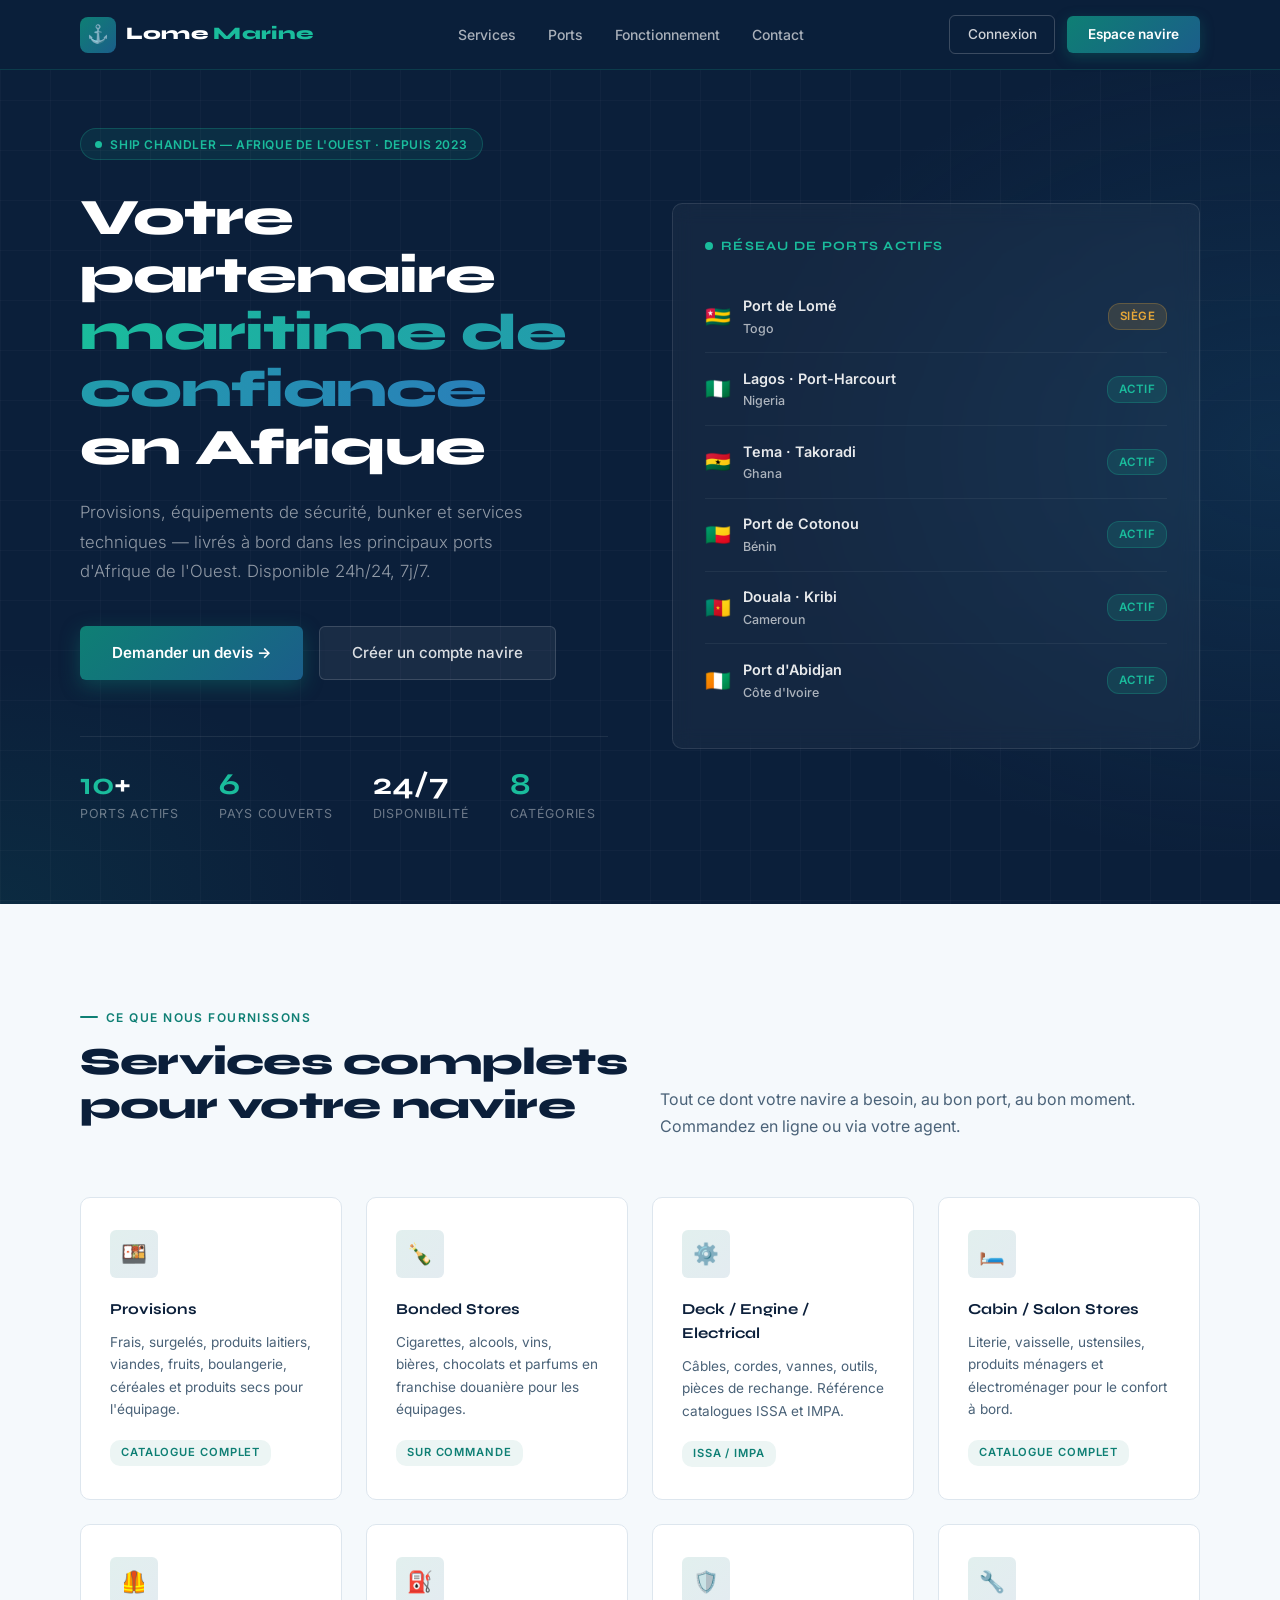
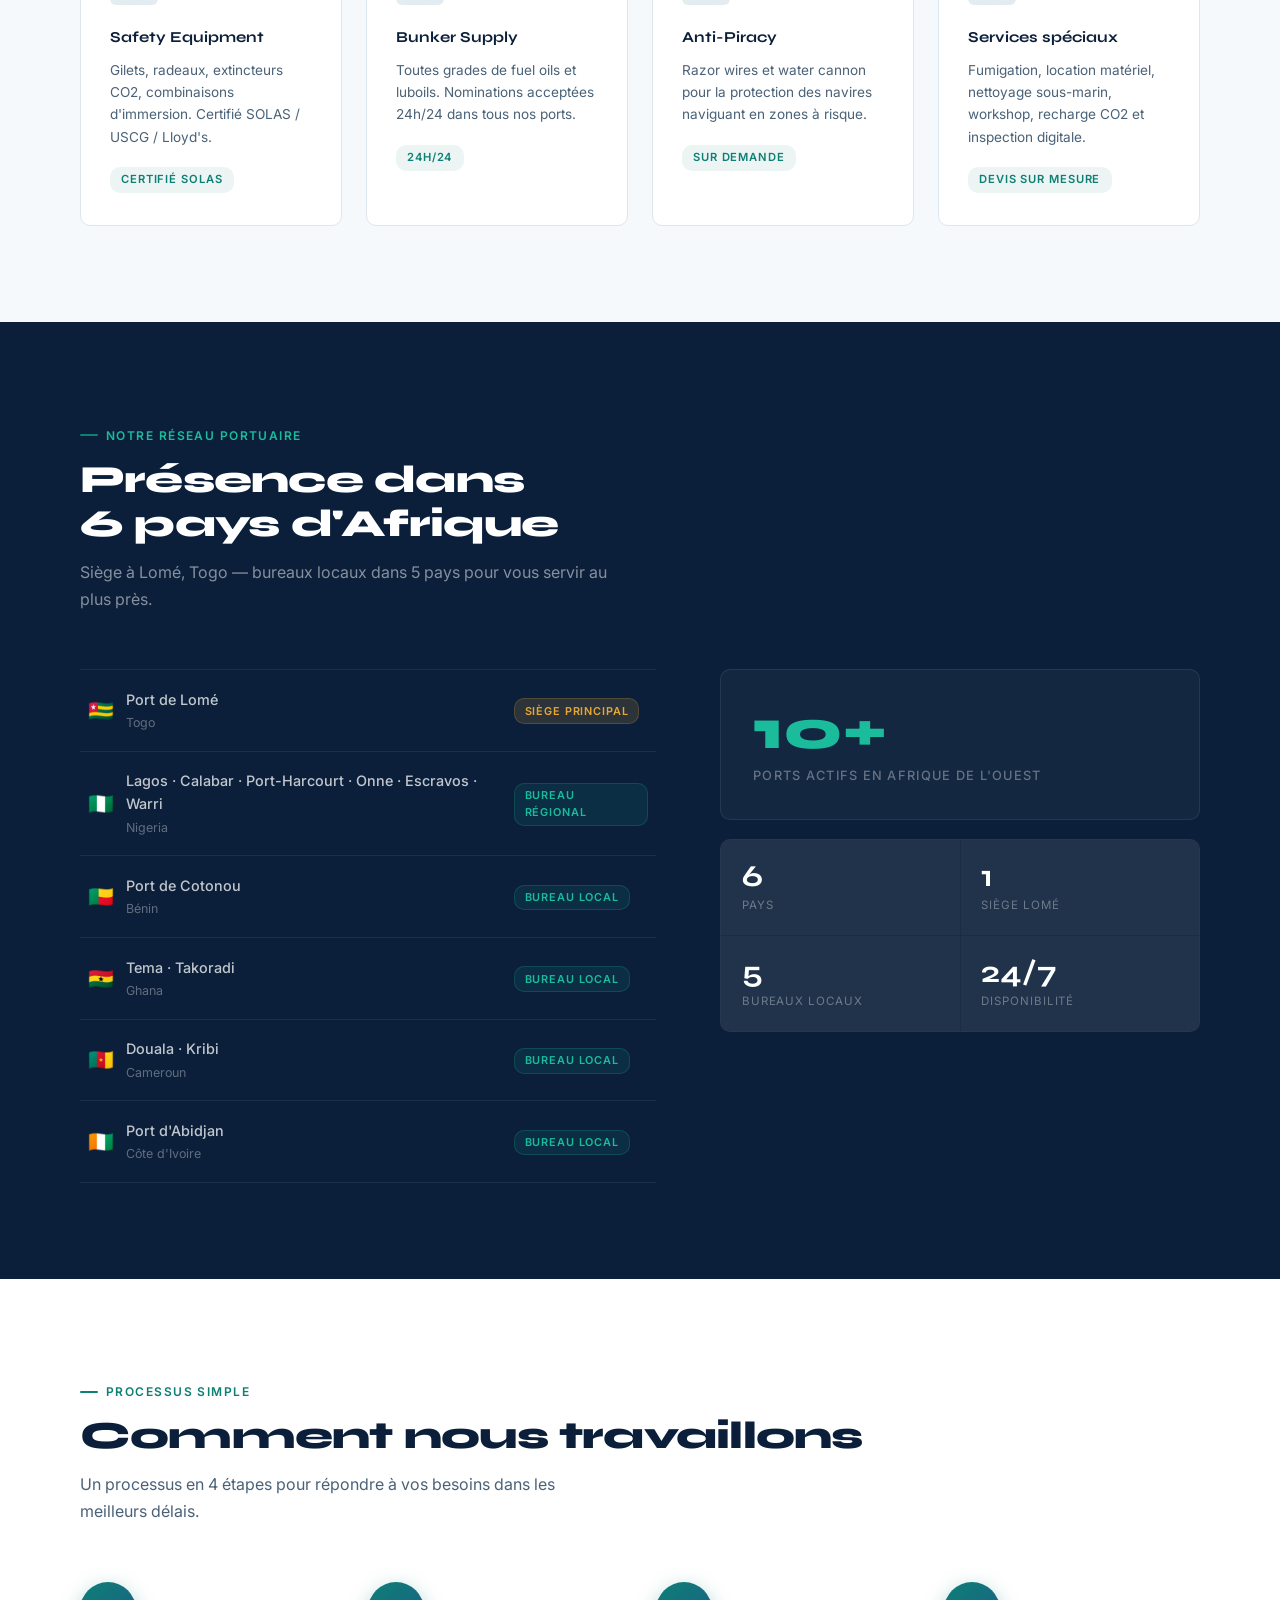
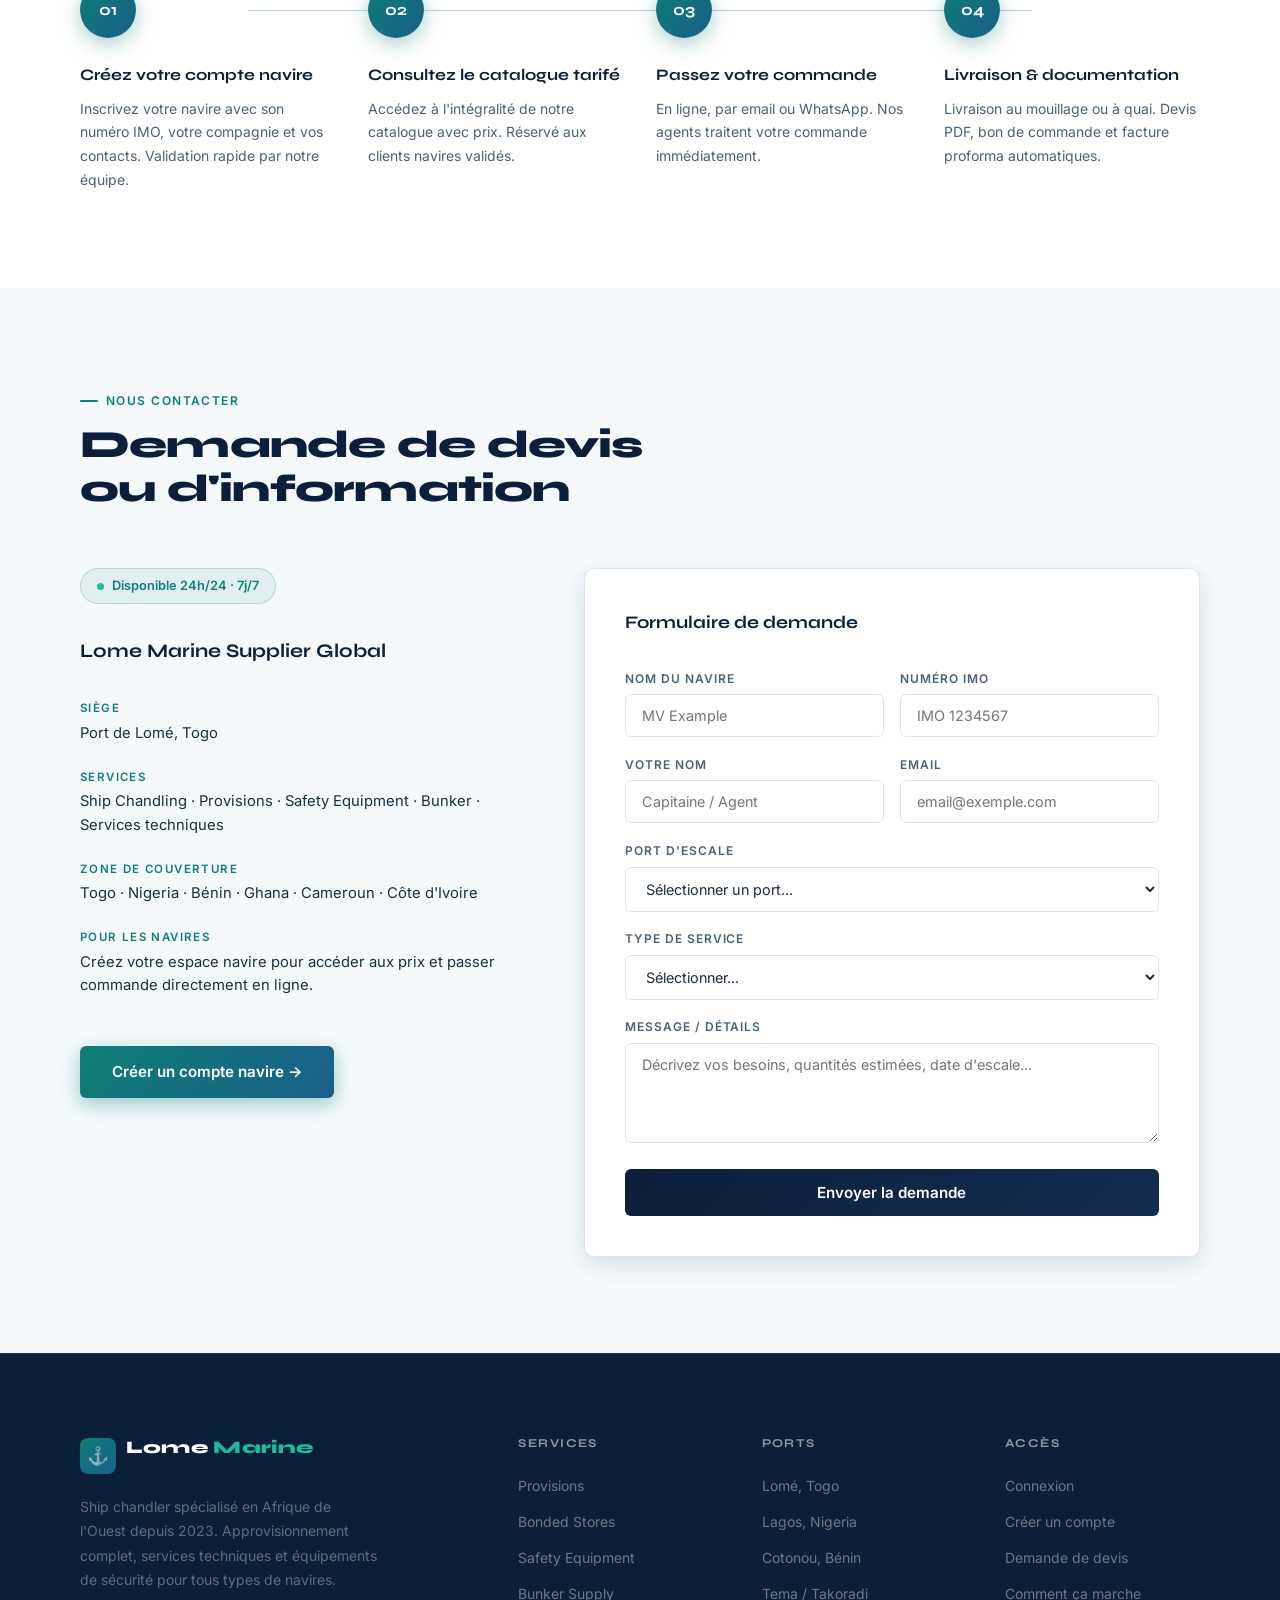
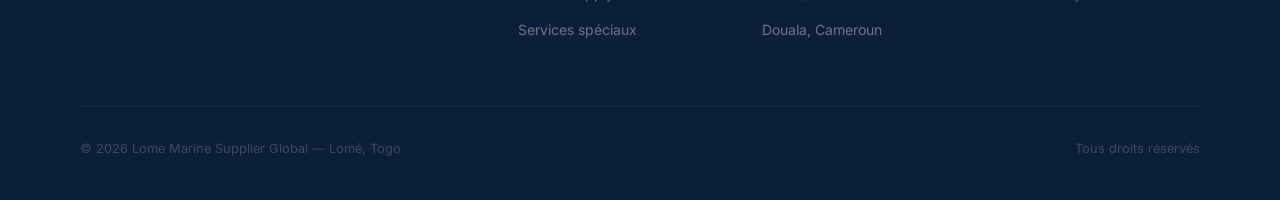
<file: frontend/index.html>
<!DOCTYPE html>
<html lang="fr">
<head>
  <meta charset="UTF-8" />
  <meta name="viewport" content="width=device-width, initial-scale=1.0" />
  <title>Lome Marine Supplier Global — Ship Chandler Afrique de l'Ouest</title>
  <link rel="stylesheet" href="css/style.css" />
</head>
<body>

<!-- ══════════════════════════════════════
     NAVBAR
══════════════════════════════════════ -->
<nav class="navbar">
  <a href="index.html" class="navbar-logo">
    <div class="logo-icon">⚓</div>
    <span class="logo-text">Lome <span>Marine</span></span>
  </a>
  <ul class="navbar-links" id="navLinks">
    <li><a href="#services">Services</a></li>
    <li><a href="#ports">Ports</a></li>
    <li><a href="#how">Fonctionnement</a></li>
    <li><a href="#contact">Contact</a></li>
  </ul>
  <div class="navbar-actions">
    <button class="nav-hamburger" id="hamburger" aria-label="Menu">&#9776;</button>
    <a href="pages/login.html" class="btn-ghost">Connexion</a>
    <a href="pages/register.html" class="btn-primary">Espace navire</a>
  </div>
</nav>

<!-- ══════════════════════════════════════
     HERO
══════════════════════════════════════ -->
<section class="hero">
  <div class="hero-bg"></div>
  <div class="hero-grid-lines"></div>

  <div class="hero-left">
    <div class="hero-badge">
      <div class="hero-badge-dot"></div>
      <span>Ship Chandler — Afrique de l'Ouest · Depuis 2023</span>
    </div>
    <h1>
      Votre partenaire<br/>
      <span class="highlight">maritime de confiance</span><br/>
      en Afrique
    </h1>
    <p class="hero-desc">
      Provisions, équipements de sécurité, bunker et services techniques — livrés à bord dans les principaux ports d'Afrique de l'Ouest. Disponible 24h/24, 7j/7.
    </p>
    <div class="hero-actions">
      <a href="#contact" class="btn-hero-primary">
        Demander un devis →
      </a>
      <a href="pages/register.html" class="btn-hero-secondary">
        Créer un compte navire
      </a>
    </div>
    <div class="hero-stats">
      <div class="hero-stat">
        <strong><span>10</span>+</strong>
        <p>Ports actifs</p>
      </div>
      <div class="hero-stat">
        <strong><span>6</span></strong>
        <p>Pays couverts</p>
      </div>
      <div class="hero-stat">
        <strong>24/7</strong>
        <p>Disponibilité</p>
      </div>
      <div class="hero-stat">
        <strong><span>8</span></strong>
        <p>Catégories</p>
      </div>
    </div>
  </div>

  <div class="hero-right">
    <div class="hero-card">
      <div class="hero-card-title">Réseau de ports actifs</div>
      <div class="hero-port-list">
        <div class="hero-port-item">
          <div class="port-info">
            <span class="port-flag">🇹🇬</span>
            <div>
              <div class="port-name">Port de Lomé</div>
              <div class="port-country">Togo</div>
            </div>
          </div>
          <span class="port-status hq">Siège</span>
        </div>
        <div class="hero-port-item">
          <div class="port-info">
            <span class="port-flag">🇳🇬</span>
            <div>
              <div class="port-name">Lagos · Port-Harcourt</div>
              <div class="port-country">Nigeria</div>
            </div>
          </div>
          <span class="port-status active">Actif</span>
        </div>
        <div class="hero-port-item">
          <div class="port-info">
            <span class="port-flag">🇬🇭</span>
            <div>
              <div class="port-name">Tema · Takoradi</div>
              <div class="port-country">Ghana</div>
            </div>
          </div>
          <span class="port-status active">Actif</span>
        </div>
        <div class="hero-port-item">
          <div class="port-info">
            <span class="port-flag">🇧🇯</span>
            <div>
              <div class="port-name">Port de Cotonou</div>
              <div class="port-country">Bénin</div>
            </div>
          </div>
          <span class="port-status active">Actif</span>
        </div>
        <div class="hero-port-item">
          <div class="port-info">
            <span class="port-flag">🇨🇲</span>
            <div>
              <div class="port-name">Douala · Kribi</div>
              <div class="port-country">Cameroun</div>
            </div>
          </div>
          <span class="port-status active">Actif</span>
        </div>
        <div class="hero-port-item">
          <div class="port-info">
            <span class="port-flag">🇨🇮</span>
            <div>
              <div class="port-name">Port d'Abidjan</div>
              <div class="port-country">Côte d'Ivoire</div>
            </div>
          </div>
          <span class="port-status active">Actif</span>
        </div>
      </div>
    </div>
  </div>
</section>

<!-- ══════════════════════════════════════
     SERVICES
══════════════════════════════════════ -->
<section id="services" class="section section-light">
  <div class="section-header-row">
    <div>
      <p class="section-tag">Ce que nous fournissons</p>
      <h2 class="section-title">Services complets<br/>pour votre navire</h2>
    </div>
    <p class="section-subtitle">Tout ce dont votre navire a besoin, au bon port, au bon moment. Commandez en ligne ou via votre agent.</p>
  </div>
  <div class="services-grid">
    <div class="service-card">
      <div class="service-icon">🍱</div>
      <div class="service-name">Provisions</div>
      <p class="service-desc">Frais, surgelés, produits laitiers, viandes, fruits, boulangerie, céréales et produits secs pour l'équipage.</p>
      <span class="service-tag">Catalogue complet</span>
    </div>
    <div class="service-card">
      <div class="service-icon">🍾</div>
      <div class="service-name">Bonded Stores</div>
      <p class="service-desc">Cigarettes, alcools, vins, bières, chocolats et parfums en franchise douanière pour les équipages.</p>
      <span class="service-tag">Sur commande</span>
    </div>
    <div class="service-card">
      <div class="service-icon">⚙️</div>
      <div class="service-name">Deck / Engine / Electrical</div>
      <p class="service-desc">Câbles, cordes, vannes, outils, pièces de rechange. Référence catalogues ISSA et IMPA.</p>
      <span class="service-tag">ISSA / IMPA</span>
    </div>
    <div class="service-card">
      <div class="service-icon">🛏️</div>
      <div class="service-name">Cabin / Salon Stores</div>
      <p class="service-desc">Literie, vaisselle, ustensiles, produits ménagers et électroménager pour le confort à bord.</p>
      <span class="service-tag">Catalogue complet</span>
    </div>
    <div class="service-card">
      <div class="service-icon">🦺</div>
      <div class="service-name">Safety Equipment</div>
      <p class="service-desc">Gilets, radeaux, extincteurs CO2, combinaisons d'immersion. Certifié SOLAS / USCG / Lloyd's.</p>
      <span class="service-tag">Certifié SOLAS</span>
    </div>
    <div class="service-card">
      <div class="service-icon">⛽</div>
      <div class="service-name">Bunker Supply</div>
      <p class="service-desc">Toutes grades de fuel oils et luboils. Nominations acceptées 24h/24 dans tous nos ports.</p>
      <span class="service-tag">24h/24</span>
    </div>
    <div class="service-card">
      <div class="service-icon">🛡️</div>
      <div class="service-name">Anti-Piracy</div>
      <p class="service-desc">Razor wires et water cannon pour la protection des navires naviguant en zones à risque.</p>
      <span class="service-tag">Sur demande</span>
    </div>
    <div class="service-card">
      <div class="service-icon">🔧</div>
      <div class="service-name">Services spéciaux</div>
      <p class="service-desc">Fumigation, location matériel, nettoyage sous-marin, workshop, recharge CO2 et inspection digitale.</p>
      <span class="service-tag">Devis sur mesure</span>
    </div>
  </div>
</section>

<!-- ══════════════════════════════════════
     PORTS
══════════════════════════════════════ -->
<section id="ports" class="section section-dark">
  <div class="section-header">
    <p class="section-tag" style="color: var(--teal-bright);">Notre réseau portuaire</p>
    <h2 class="section-title section-title-light">Présence dans<br/>6 pays d'Afrique</h2>
    <p class="section-subtitle section-subtitle-light">Siège à Lomé, Togo — bureaux locaux dans 5 pays pour vous servir au plus près.</p>
  </div>
  <div class="ports-layout">
    <table class="ports-table">
      <tbody>
        <tr>
          <td>
            <div class="port-flag-name">
              <span class="port-flag">🇹🇬</span>
              <div>
                <div class="port-label">Port de Lomé</div>
                <div class="port-sub">Togo</div>
              </div>
            </div>
          </td>
          <td><span class="port-badge hq">Siège principal</span></td>
        </tr>
        <tr>
          <td>
            <div class="port-flag-name">
              <span class="port-flag">🇳🇬</span>
              <div>
                <div class="port-label">Lagos · Calabar · Port-Harcourt · Onne · Escravos · Warri</div>
                <div class="port-sub">Nigeria</div>
              </div>
            </div>
          </td>
          <td><span class="port-badge branch">Bureau régional</span></td>
        </tr>
        <tr>
          <td>
            <div class="port-flag-name">
              <span class="port-flag">🇧🇯</span>
              <div>
                <div class="port-label">Port de Cotonou</div>
                <div class="port-sub">Bénin</div>
              </div>
            </div>
          </td>
          <td><span class="port-badge branch">Bureau local</span></td>
        </tr>
        <tr>
          <td>
            <div class="port-flag-name">
              <span class="port-flag">🇬🇭</span>
              <div>
                <div class="port-label">Tema · Takoradi</div>
                <div class="port-sub">Ghana</div>
              </div>
            </div>
          </td>
          <td><span class="port-badge branch">Bureau local</span></td>
        </tr>
        <tr>
          <td>
            <div class="port-flag-name">
              <span class="port-flag">🇨🇲</span>
              <div>
                <div class="port-label">Douala · Kribi</div>
                <div class="port-sub">Cameroun</div>
              </div>
            </div>
          </td>
          <td><span class="port-badge branch">Bureau local</span></td>
        </tr>
        <tr>
          <td>
            <div class="port-flag-name">
              <span class="port-flag">🇨🇮</span>
              <div>
                <div class="port-label">Port d'Abidjan</div>
                <div class="port-sub">Côte d'Ivoire</div>
              </div>
            </div>
          </td>
          <td><span class="port-badge branch">Bureau local</span></td>
        </tr>
      </tbody>
    </table>
    <div class="ports-numbers">
      <div class="ports-big-stat">
        <strong>10+</strong>
        <p>Ports actifs en Afrique de l'Ouest</p>
      </div>
      <div class="ports-mini-grid">
        <div class="ports-mini-cell"><strong>6</strong><span>Pays</span></div>
        <div class="ports-mini-cell"><strong>1</strong><span>Siège Lomé</span></div>
        <div class="ports-mini-cell"><strong>5</strong><span>Bureaux locaux</span></div>
        <div class="ports-mini-cell"><strong>24/7</strong><span>Disponibilité</span></div>
      </div>
    </div>
  </div>
</section>

<!-- ══════════════════════════════════════
     COMMENT ÇA MARCHE
══════════════════════════════════════ -->
<section id="how" class="section section-white">
  <div class="section-header">
    <p class="section-tag">Processus simple</p>
    <h2 class="section-title">Comment nous travaillons</h2>
    <p class="section-subtitle">Un processus en 4 étapes pour répondre à vos besoins dans les meilleurs délais.</p>
  </div>
  <div class="how-grid">
    <div class="how-step">
      <div class="how-num">01</div>
      <h3>Créez votre compte navire</h3>
      <p>Inscrivez votre navire avec son numéro IMO, votre compagnie et vos contacts. Validation rapide par notre équipe.</p>
    </div>
    <div class="how-step">
      <div class="how-num">02</div>
      <h3>Consultez le catalogue tarifé</h3>
      <p>Accédez à l'intégralité de notre catalogue avec prix. Réservé aux clients navires validés.</p>
    </div>
    <div class="how-step">
      <div class="how-num">03</div>
      <h3>Passez votre commande</h3>
      <p>En ligne, par email ou WhatsApp. Nos agents traitent votre commande immédiatement.</p>
    </div>
    <div class="how-step">
      <div class="how-num">04</div>
      <h3>Livraison & documentation</h3>
      <p>Livraison au mouillage ou à quai. Devis PDF, bon de commande et facture proforma automatiques.</p>
    </div>
  </div>
</section>

<!-- ══════════════════════════════════════
     CONTACT
══════════════════════════════════════ -->
<section id="contact" class="section section-light">
  <div class="section-header">
    <p class="section-tag">Nous contacter</p>
    <h2 class="section-title">Demande de devis<br/>ou d'information</h2>
  </div>
  <div class="contact-layout">
    <div class="contact-info">
      <div class="availability-tag">Disponible 24h/24 · 7j/7</div>
      <h3>Lome Marine Supplier Global</h3>
      <div class="contact-item">
        <div class="contact-item-label">Siège</div>
        <p>Port de Lomé, Togo</p>
      </div>
      <div class="contact-item">
        <div class="contact-item-label">Services</div>
        <p>Ship Chandling · Provisions · Safety Equipment · Bunker · Services techniques</p>
      </div>
      <div class="contact-item">
        <div class="contact-item-label">Zone de couverture</div>
        <p>Togo · Nigeria · Bénin · Ghana · Cameroun · Côte d'Ivoire</p>
      </div>
      <div class="contact-item">
        <div class="contact-item-label">Pour les navires</div>
        <p>Créez votre espace navire pour accéder aux prix et passer commande directement en ligne.</p>
      </div>
      <br/>
      <a href="pages/register.html" class="btn-hero-primary" style="display:inline-flex;">Créer un compte navire →</a>
    </div>
    <div class="contact-form-box">
      <h3>Formulaire de demande</h3>
      <form id="contactForm">
        <div class="form-row">
          <div class="form-group">
            <label>Nom du navire</label>
            <input type="text" placeholder="MV Example" />
          </div>
          <div class="form-group">
            <label>Numéro IMO</label>
            <input type="text" placeholder="IMO 1234567" />
          </div>
        </div>
        <div class="form-row">
          <div class="form-group">
            <label>Votre nom</label>
            <input type="text" placeholder="Capitaine / Agent" />
          </div>
          <div class="form-group">
            <label>Email</label>
            <input type="email" placeholder="email@exemple.com" />
          </div>
        </div>
        <div class="form-group">
          <label>Port d'escale</label>
          <select>
            <option value="">Sélectionner un port...</option>
            <option>Lomé, Togo</option>
            <option>Lagos, Nigeria</option>
            <option>Cotonou, Bénin</option>
            <option>Tema, Ghana</option>
            <option>Takoradi, Ghana</option>
            <option>Douala, Cameroun</option>
            <option>Abidjan, Côte d'Ivoire</option>
            <option>Autre port</option>
          </select>
        </div>
        <div class="form-group">
          <label>Type de service</label>
          <select>
            <option value="">Sélectionner...</option>
            <option>Provisions</option>
            <option>Bonded Stores</option>
            <option>Deck / Engine / Electrical</option>
            <option>Safety Equipment</option>
            <option>Bunker Supply</option>
            <option>Services spéciaux</option>
            <option>Plusieurs services</option>
          </select>
        </div>
        <div class="form-group">
          <label>Message / Détails</label>
          <textarea placeholder="Décrivez vos besoins, quantités estimées, date d'escale..."></textarea>
        </div>
        <button type="submit" class="btn-submit">Envoyer la demande</button>
      </form>
    </div>
  </div>
</section>

<!-- ══════════════════════════════════════
     FOOTER
══════════════════════════════════════ -->
<footer class="footer">
  <div class="footer-grid">
    <div class="footer-brand">
      <div class="navbar-logo" style="margin-bottom:1rem;">
        <div class="logo-icon">⚓</div>
        <span class="logo-text">Lome <span>Marine</span></span>
      </div>
      <p>Ship chandler spécialisé en Afrique de l'Ouest depuis 2023. Approvisionnement complet, services techniques et équipements de sécurité pour tous types de navires.</p>
    </div>
    <div class="footer-col">
      <h4>Services</h4>
      <ul>
        <li><a href="#">Provisions</a></li>
        <li><a href="#">Bonded Stores</a></li>
        <li><a href="#">Safety Equipment</a></li>
        <li><a href="#">Bunker Supply</a></li>
        <li><a href="#">Services spéciaux</a></li>
      </ul>
    </div>
    <div class="footer-col">
      <h4>Ports</h4>
      <ul>
        <li><a href="#">Lomé, Togo</a></li>
        <li><a href="#">Lagos, Nigeria</a></li>
        <li><a href="#">Cotonou, Bénin</a></li>
        <li><a href="#">Tema / Takoradi</a></li>
        <li><a href="#">Douala, Cameroun</a></li>
      </ul>
    </div>
    <div class="footer-col">
      <h4>Accès</h4>
      <ul>
        <li><a href="pages/login.html">Connexion</a></li>
        <li><a href="pages/register.html">Créer un compte</a></li>
        <li><a href="#contact">Demande de devis</a></li>
        <li><a href="#how">Comment ça marche</a></li>
      </ul>
    </div>
  </div>
  <div class="footer-bottom">
    <p>© 2026 Lome Marine Supplier Global — Lomé, Togo</p>
    <p>Tous droits réservés</p>
  </div>
</footer>

<script src="js/main.js"></script>
</body>
</html>
</file>
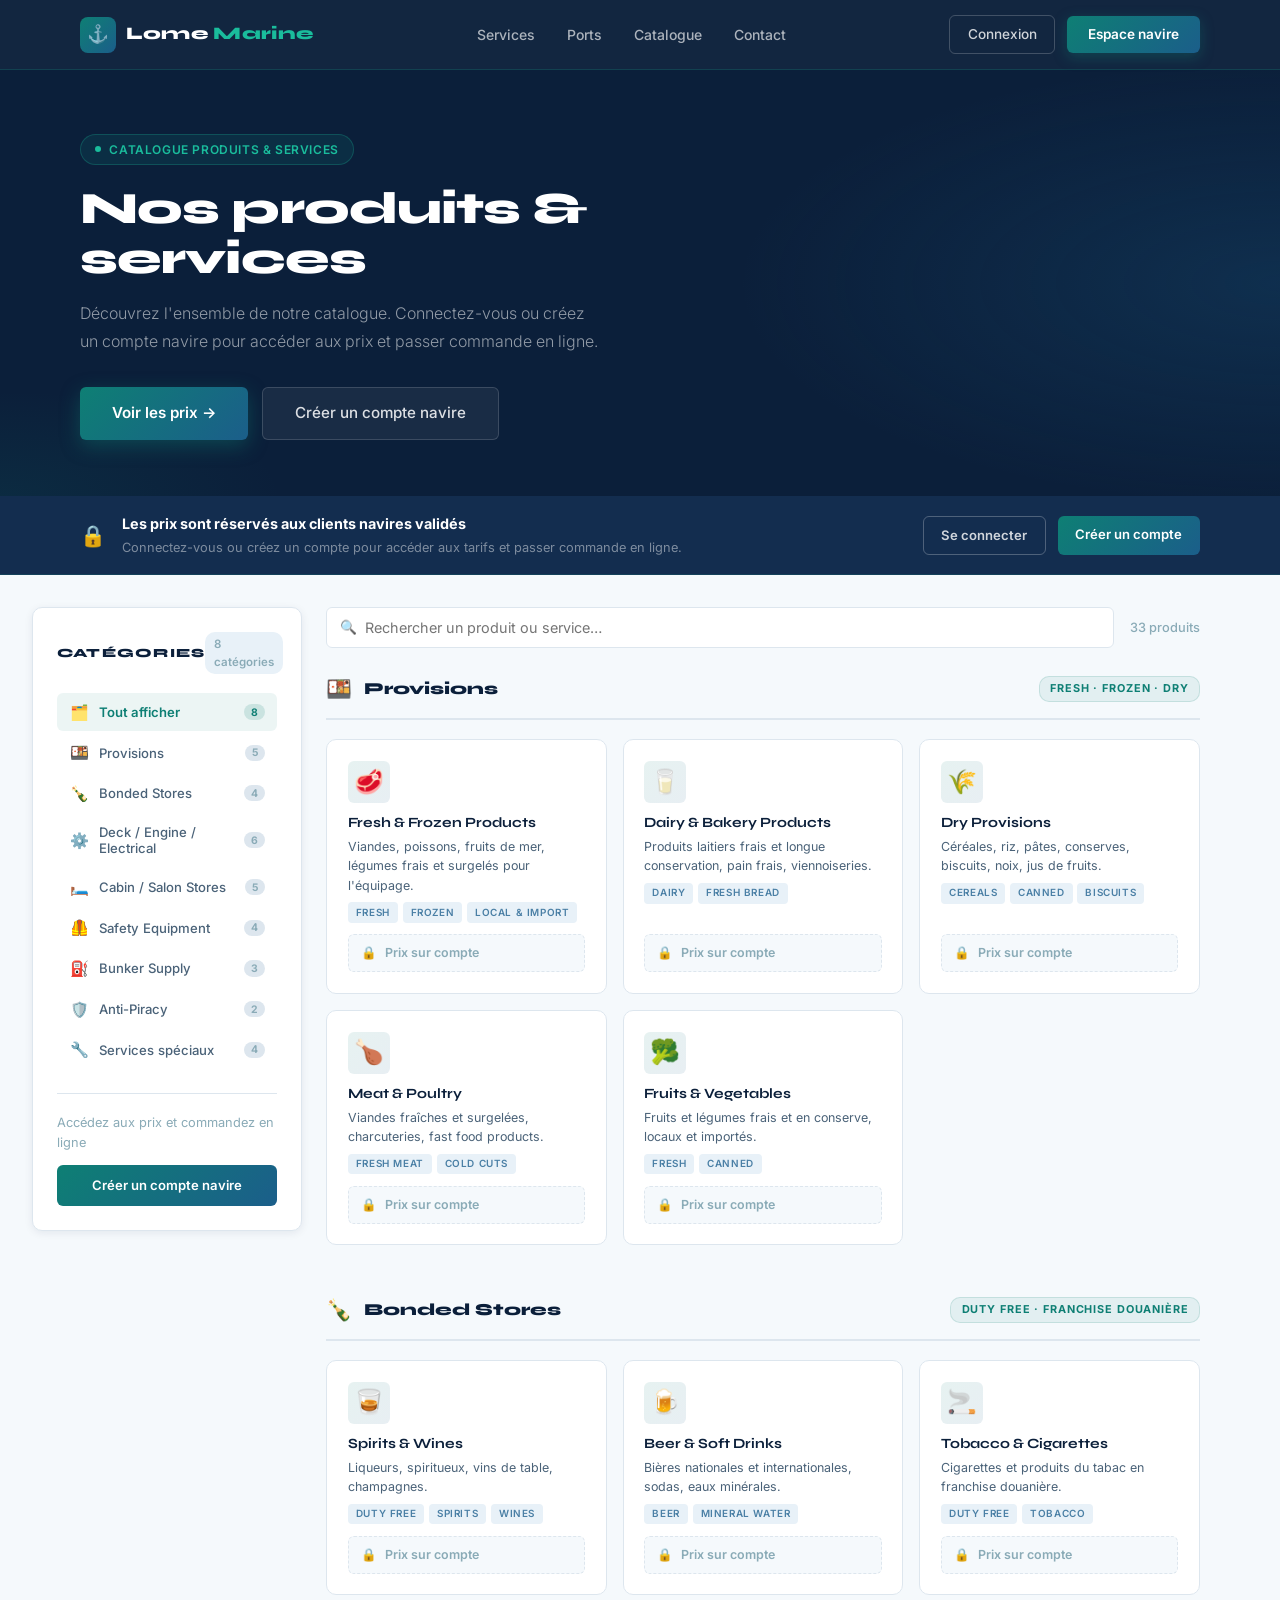
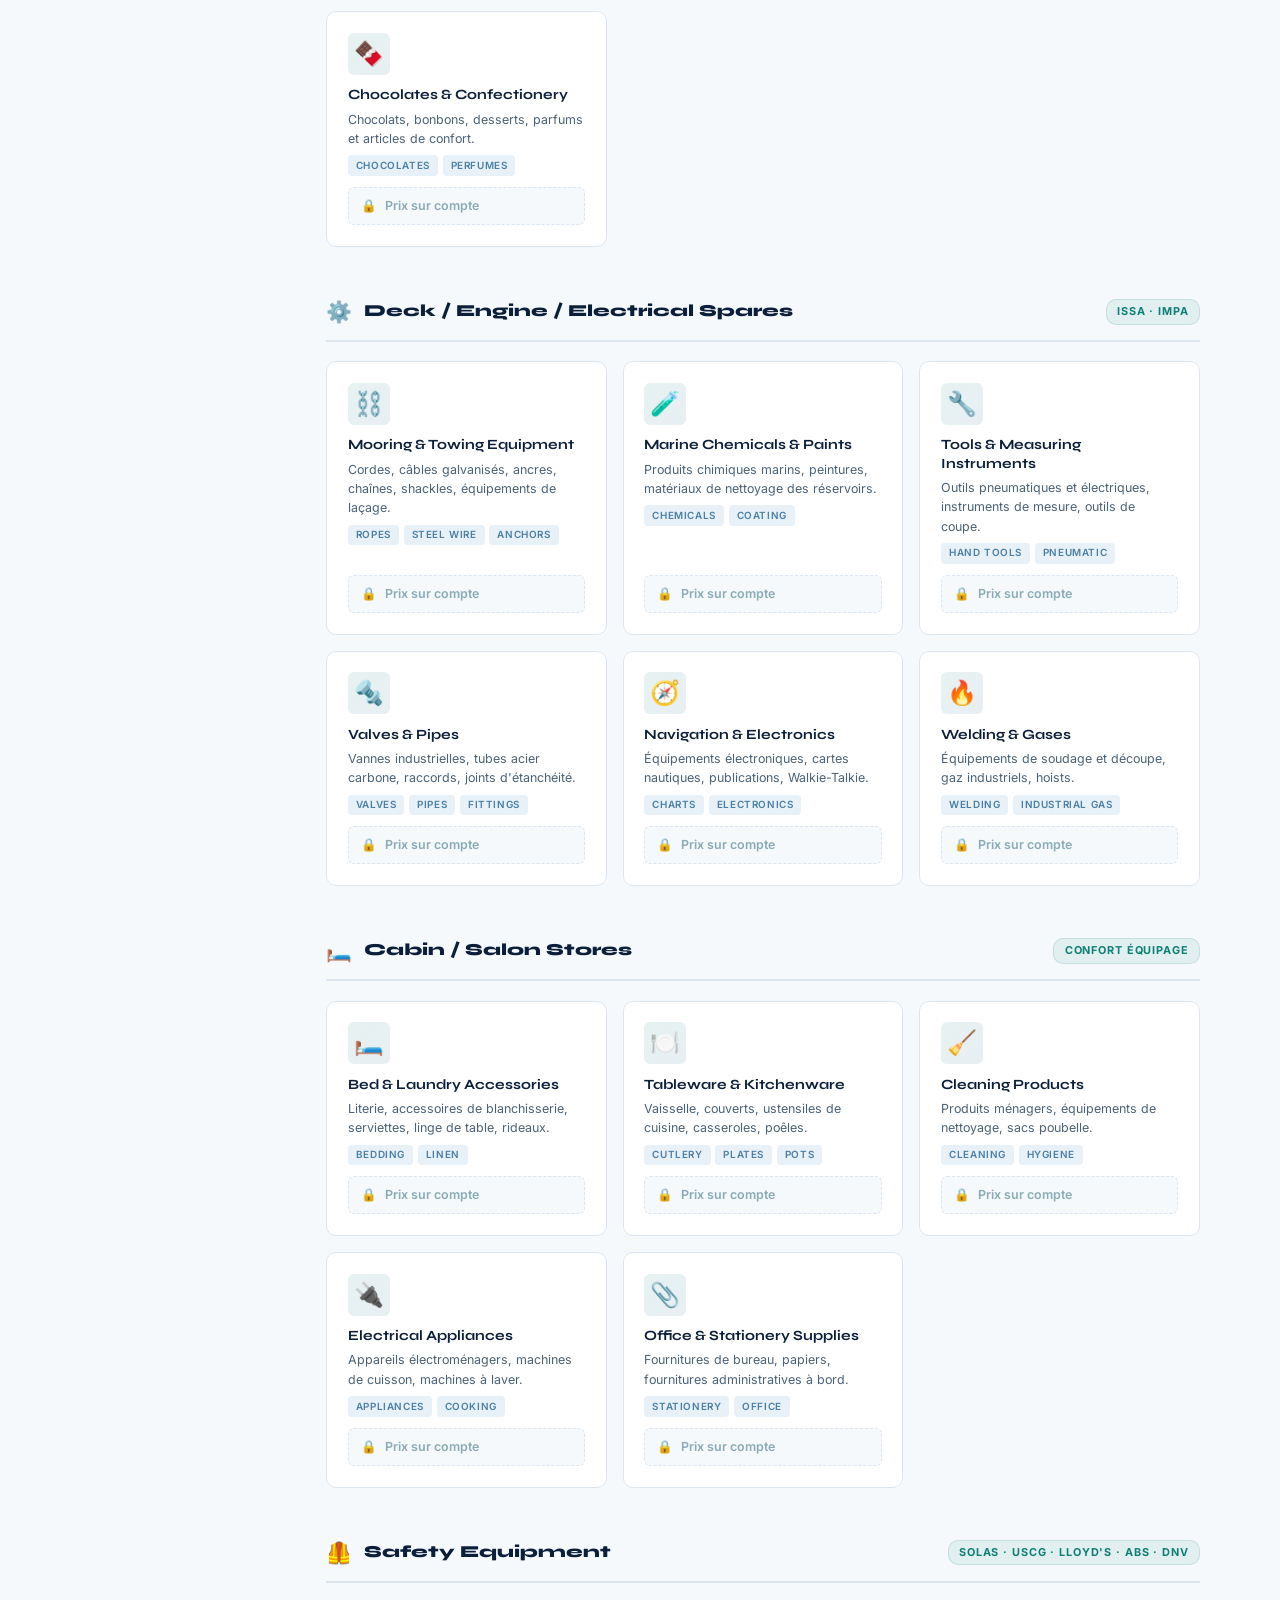
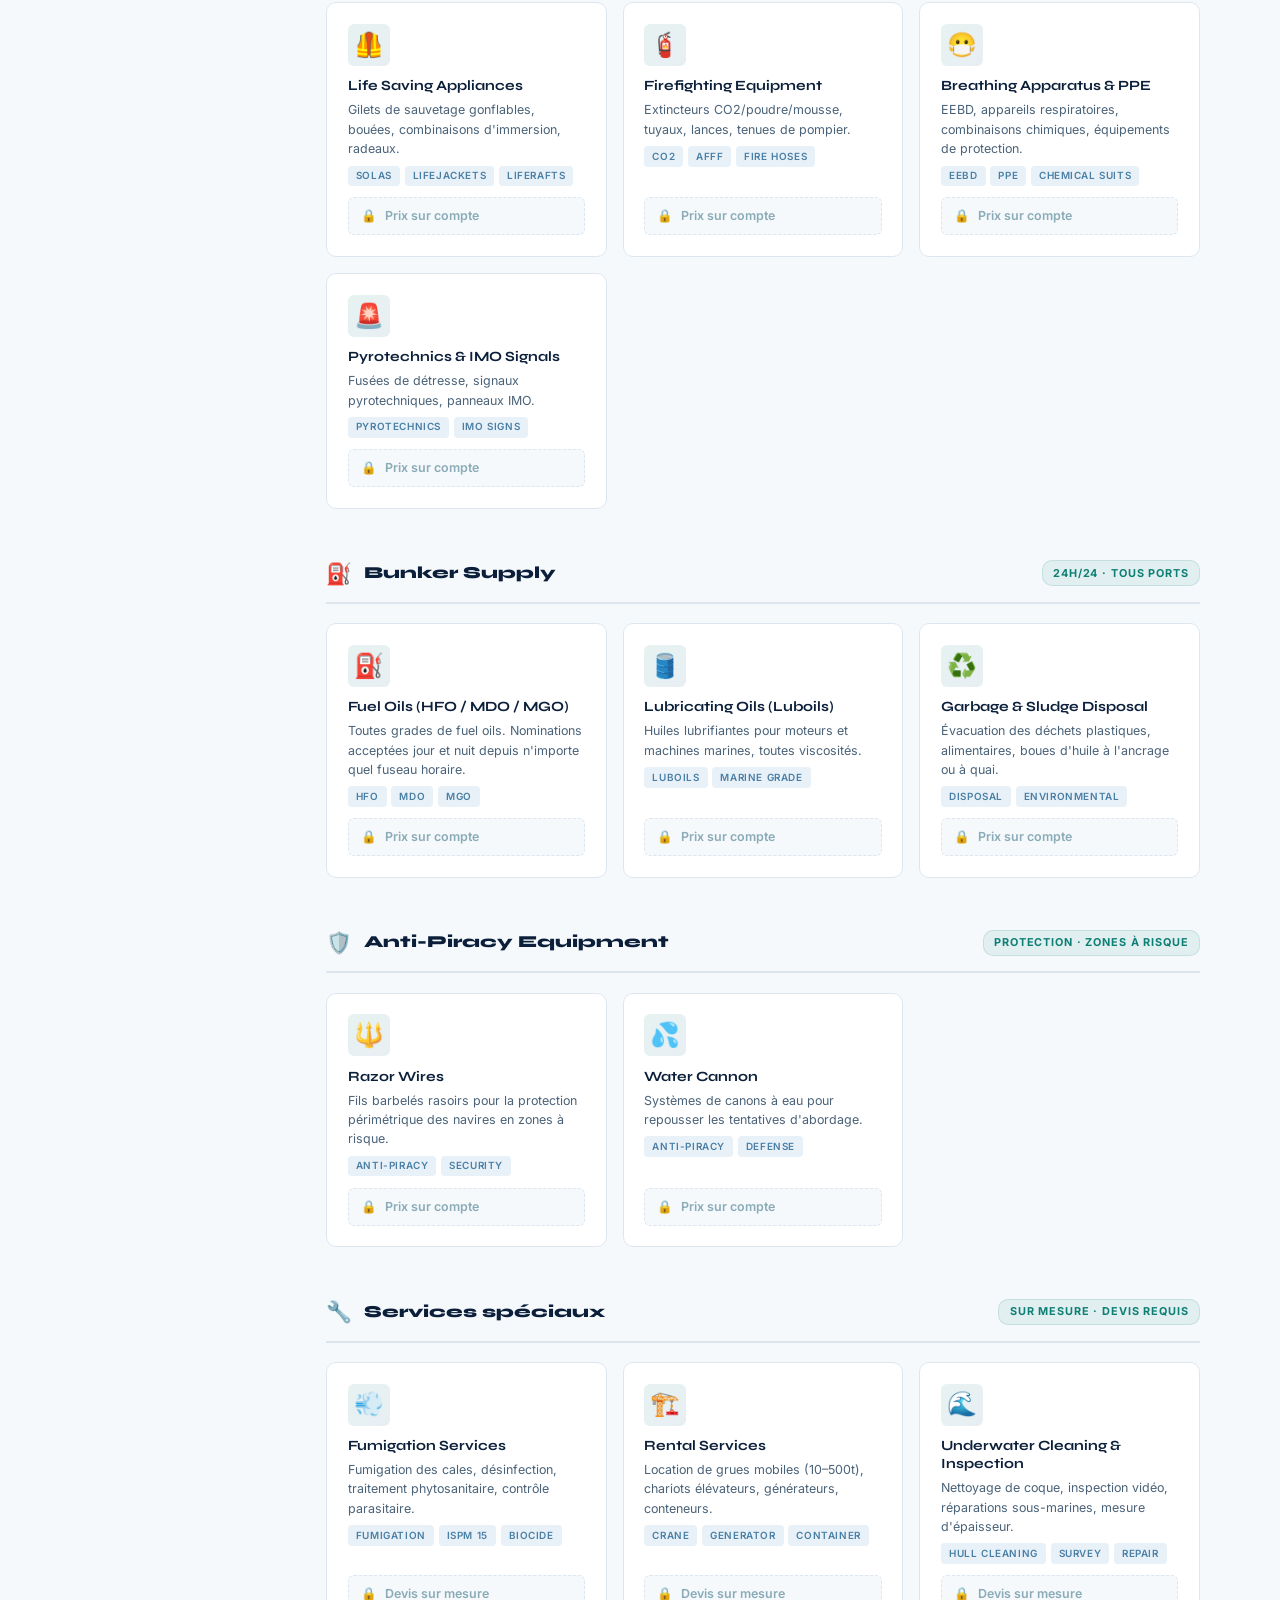
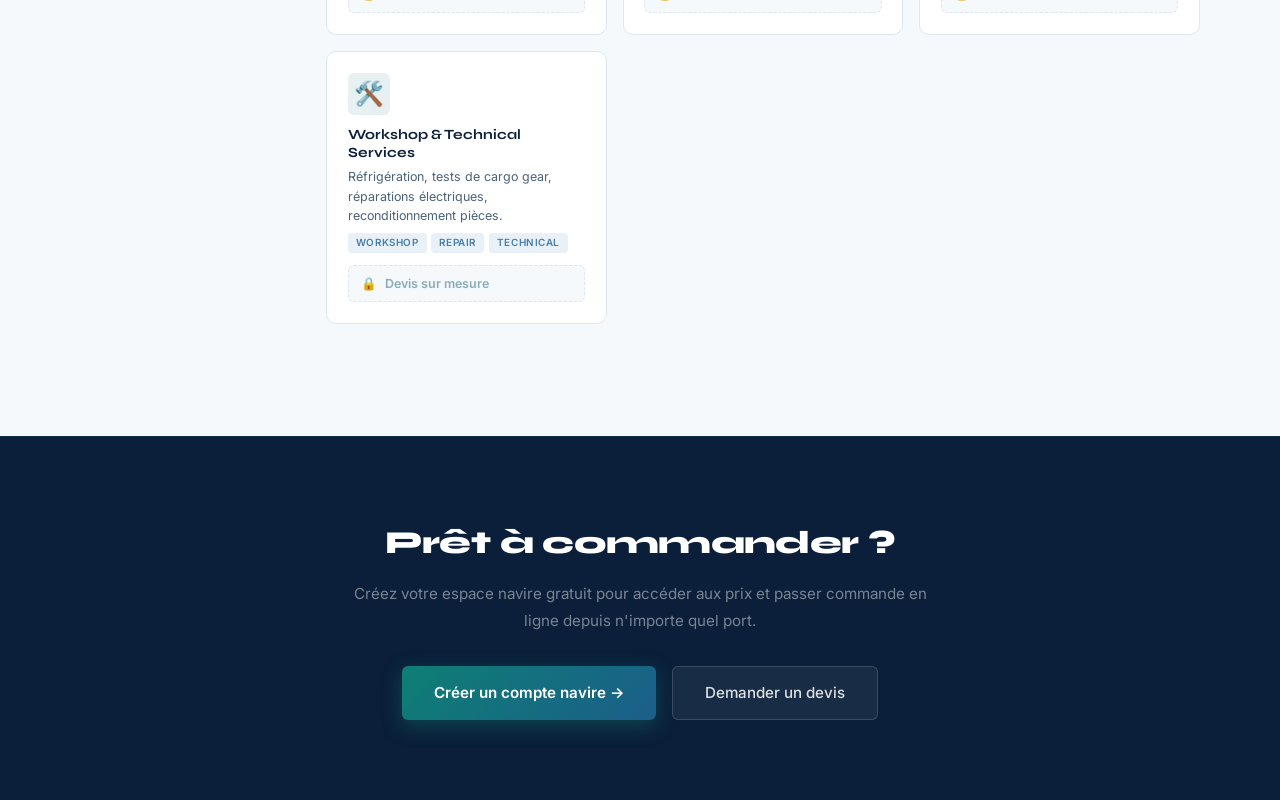
<file: frontend/pages/catalogue-public.html>
<!DOCTYPE html>
<html lang="fr">
<head>
  <meta charset="UTF-8" />
  <meta name="viewport" content="width=device-width, initial-scale=1.0" />
  <title>Catalogue — Lome Marine Supplier Global</title>
  <link href="https://fonts.googleapis.com/css2?family=Syne:wght@600;700;800&family=Inter:wght@300;400;500;600;700&display=swap" rel="stylesheet" />
  <link rel="stylesheet" href="../css/style.css" />
  <link rel="stylesheet" href="../css/catalogue.css" />
</head>
<body class="cat-body">

  <!-- ── NAVBAR ── -->
  <nav class="navbar">
    <a href="../index.html" class="navbar-logo">
      <div class="logo-icon">⚓</div>
      <span class="logo-text">Lome <span>Marine</span></span>
    </a>
    <ul class="navbar-links" id="navLinks">
      <li><a href="../index.html#services">Services</a></li>
      <li><a href="../index.html#ports">Ports</a></li>
      <li><a href="catalogue-public.html" class="active-link">Catalogue</a></li>
      <li><a href="../index.html#contact">Contact</a></li>
    </ul>
    <div class="navbar-actions">
      <button class="nav-hamburger" id="hamburger">&#9776;</button>
      <a href="login.html" class="btn-ghost">Connexion</a>
      <a href="register.html" class="btn-primary">Espace navire</a>
    </div>
  </nav>

  <!-- ── HERO CATALOGUE ── -->
  <div class="cat-hero">
    <div class="cat-hero-bg"></div>
    <div class="cat-hero-content">
      <div class="cat-hero-badge">
        <span class="cat-hero-badge-dot"></span>
        <span>Catalogue produits & services</span>
      </div>
      <h1>Nos produits & services</h1>
      <p>Découvrez l'ensemble de notre catalogue. Connectez-vous ou créez un compte navire pour accéder aux prix et passer commande en ligne.</p>
      <div class="cat-hero-actions">
        <a href="login.html" class="btn-hero-primary">Voir les prix →</a>
        <a href="register.html" class="btn-hero-secondary">Créer un compte navire</a>
      </div>
    </div>
  </div>

  <!-- ── BANDEAU PRIX MASQUÉS ── -->
  <div class="cat-price-banner">
    <div class="cat-price-banner-icon">🔒</div>
    <div>
      <strong>Les prix sont réservés aux clients navires validés</strong>
      <p>Connectez-vous ou créez un compte pour accéder aux tarifs et passer commande en ligne.</p>
    </div>
    <div class="cat-price-banner-actions">
      <a href="login.html" class="cat-btn-login">Se connecter</a>
      <a href="register.html" class="cat-btn-register">Créer un compte</a>
    </div>
  </div>

  <!-- ── CONTENU CATALOGUE ── -->
  <div class="cat-layout">

    <!-- Sidebar filtres -->
    <aside class="cat-sidebar">
      <div class="cat-sidebar-header">
        <h2>Catégories</h2>
        <span class="cat-count" id="totalCount">8 catégories</span>
      </div>
      <nav class="cat-filters">
        <button class="cat-filter active" data-cat="all">
          <span class="cat-filter-icon">🗂️</span>
          <span>Tout afficher</span>
          <span class="cat-filter-badge">8</span>
        </button>
        <button class="cat-filter" data-cat="provisions">
          <span class="cat-filter-icon">🍱</span>
          <span>Provisions</span>
          <span class="cat-filter-badge">5</span>
        </button>
        <button class="cat-filter" data-cat="bonded">
          <span class="cat-filter-icon">🍾</span>
          <span>Bonded Stores</span>
          <span class="cat-filter-badge">4</span>
        </button>
        <button class="cat-filter" data-cat="deck">
          <span class="cat-filter-icon">⚙️</span>
          <span>Deck / Engine / Electrical</span>
          <span class="cat-filter-badge">6</span>
        </button>
        <button class="cat-filter" data-cat="cabin">
          <span class="cat-filter-icon">🛏️</span>
          <span>Cabin / Salon Stores</span>
          <span class="cat-filter-badge">5</span>
        </button>
        <button class="cat-filter" data-cat="safety">
          <span class="cat-filter-icon">🦺</span>
          <span>Safety Equipment</span>
          <span class="cat-filter-badge">4</span>
        </button>
        <button class="cat-filter" data-cat="bunker">
          <span class="cat-filter-icon">⛽</span>
          <span>Bunker Supply</span>
          <span class="cat-filter-badge">3</span>
        </button>
        <button class="cat-filter" data-cat="antipiracy">
          <span class="cat-filter-icon">🛡️</span>
          <span>Anti-Piracy</span>
          <span class="cat-filter-badge">2</span>
        </button>
        <button class="cat-filter" data-cat="special">
          <span class="cat-filter-icon">🔧</span>
          <span>Services spéciaux</span>
          <span class="cat-filter-badge">4</span>
        </button>
      </nav>

      <div class="cat-sidebar-cta">
        <p>Accédez aux prix et commandez en ligne</p>
        <a href="register.html" class="cat-sidebar-btn">Créer un compte navire</a>
      </div>
    </aside>

    <!-- Grille produits -->
    <main class="cat-main">

      <!-- Barre de recherche -->
      <div class="cat-topbar">
        <div class="cat-search-wrap">
          <span class="cat-search-icon">🔍</span>
          <input type="text" class="cat-search" id="catSearch" placeholder="Rechercher un produit ou service…" />
        </div>
        <div class="cat-topbar-right">
          <span class="cat-results-count" id="resultsCount">Affichage de 33 produits</span>
        </div>
      </div>

      <!-- Grille -->
      <div class="cat-grid" id="catGrid">

        <!-- ── PROVISIONS ── -->
        <div class="cat-section" data-cat="provisions">
          <div class="cat-section-header">
            <span class="cat-section-icon">🍱</span>
            <h2>Provisions</h2>
            <span class="cat-section-badge">Fresh · Frozen · Dry</span>
          </div>
          <div class="cat-cards">
            <div class="cat-card" data-name="Fresh & Frozen Products">
              <div class="cat-card-icon">🥩</div>
              <div class="cat-card-info">
                <h3>Fresh & Frozen Products</h3>
                <p>Viandes, poissons, fruits de mer, légumes frais et surgelés pour l'équipage.</p>
                <div class="cat-card-tags"><span>Fresh</span><span>Frozen</span><span>Local & Import</span></div>
              </div>
              <div class="cat-card-price-lock">
                <span>🔒</span>
                <span>Prix sur compte</span>
              </div>
            </div>
            <div class="cat-card" data-name="Dairy & Bakery Products">
              <div class="cat-card-icon">🥛</div>
              <div class="cat-card-info">
                <h3>Dairy & Bakery Products</h3>
                <p>Produits laitiers frais et longue conservation, pain frais, viennoiseries.</p>
                <div class="cat-card-tags"><span>Dairy</span><span>Fresh Bread</span></div>
              </div>
              <div class="cat-card-price-lock"><span>🔒</span><span>Prix sur compte</span></div>
            </div>
            <div class="cat-card" data-name="Dry Provisions">
              <div class="cat-card-icon">🌾</div>
              <div class="cat-card-info">
                <h3>Dry Provisions</h3>
                <p>Céréales, riz, pâtes, conserves, biscuits, noix, jus de fruits.</p>
                <div class="cat-card-tags"><span>Cereals</span><span>Canned</span><span>Biscuits</span></div>
              </div>
              <div class="cat-card-price-lock"><span>🔒</span><span>Prix sur compte</span></div>
            </div>
            <div class="cat-card" data-name="Meat & Poultry">
              <div class="cat-card-icon">🍗</div>
              <div class="cat-card-info">
                <h3>Meat & Poultry</h3>
                <p>Viandes fraîches et surgelées, charcuteries, fast food products.</p>
                <div class="cat-card-tags"><span>Fresh Meat</span><span>Cold Cuts</span></div>
              </div>
              <div class="cat-card-price-lock"><span>🔒</span><span>Prix sur compte</span></div>
            </div>
            <div class="cat-card" data-name="Fruits & Vegetables">
              <div class="cat-card-icon">🥦</div>
              <div class="cat-card-info">
                <h3>Fruits & Vegetables</h3>
                <p>Fruits et légumes frais et en conserve, locaux et importés.</p>
                <div class="cat-card-tags"><span>Fresh</span><span>Canned</span></div>
              </div>
              <div class="cat-card-price-lock"><span>🔒</span><span>Prix sur compte</span></div>
            </div>
          </div>
        </div>

        <!-- ── BONDED STORES ── -->
        <div class="cat-section" data-cat="bonded">
          <div class="cat-section-header">
            <span class="cat-section-icon">🍾</span>
            <h2>Bonded Stores</h2>
            <span class="cat-section-badge">Duty Free · Franchise douanière</span>
          </div>
          <div class="cat-cards">
            <div class="cat-card" data-name="Spirits & Wines">
              <div class="cat-card-icon">🥃</div>
              <div class="cat-card-info">
                <h3>Spirits & Wines</h3>
                <p>Liqueurs, spiritueux, vins de table, champagnes.</p>
                <div class="cat-card-tags"><span>Duty Free</span><span>Spirits</span><span>Wines</span></div>
              </div>
              <div class="cat-card-price-lock"><span>🔒</span><span>Prix sur compte</span></div>
            </div>
            <div class="cat-card" data-name="Beer & Soft Drinks">
              <div class="cat-card-icon">🍺</div>
              <div class="cat-card-info">
                <h3>Beer & Soft Drinks</h3>
                <p>Bières nationales et internationales, sodas, eaux minérales.</p>
                <div class="cat-card-tags"><span>Beer</span><span>Mineral Water</span></div>
              </div>
              <div class="cat-card-price-lock"><span>🔒</span><span>Prix sur compte</span></div>
            </div>
            <div class="cat-card" data-name="Tobacco & Cigarettes">
              <div class="cat-card-icon">🚬</div>
              <div class="cat-card-info">
                <h3>Tobacco & Cigarettes</h3>
                <p>Cigarettes et produits du tabac en franchise douanière.</p>
                <div class="cat-card-tags"><span>Duty Free</span><span>Tobacco</span></div>
              </div>
              <div class="cat-card-price-lock"><span>🔒</span><span>Prix sur compte</span></div>
            </div>
            <div class="cat-card" data-name="Chocolates & Confectionery">
              <div class="cat-card-icon">🍫</div>
              <div class="cat-card-info">
                <h3>Chocolates & Confectionery</h3>
                <p>Chocolats, bonbons, desserts, parfums et articles de confort.</p>
                <div class="cat-card-tags"><span>Chocolates</span><span>Perfumes</span></div>
              </div>
              <div class="cat-card-price-lock"><span>🔒</span><span>Prix sur compte</span></div>
            </div>
          </div>
        </div>

        <!-- ── DECK / ENGINE ── -->
        <div class="cat-section" data-cat="deck">
          <div class="cat-section-header">
            <span class="cat-section-icon">⚙️</span>
            <h2>Deck / Engine / Electrical Spares</h2>
            <span class="cat-section-badge">ISSA · IMPA</span>
          </div>
          <div class="cat-cards">
            <div class="cat-card" data-name="Mooring & Towing Equipment">
              <div class="cat-card-icon">⛓️</div>
              <div class="cat-card-info">
                <h3>Mooring & Towing Equipment</h3>
                <p>Cordes, câbles galvanisés, ancres, chaînes, shackles, équipements de laçage.</p>
                <div class="cat-card-tags"><span>Ropes</span><span>Steel Wire</span><span>Anchors</span></div>
              </div>
              <div class="cat-card-price-lock"><span>🔒</span><span>Prix sur compte</span></div>
            </div>
            <div class="cat-card" data-name="Marine Chemicals & Paints">
              <div class="cat-card-icon">🧪</div>
              <div class="cat-card-info">
                <h3>Marine Chemicals & Paints</h3>
                <p>Produits chimiques marins, peintures, matériaux de nettoyage des réservoirs.</p>
                <div class="cat-card-tags"><span>Chemicals</span><span>Coating</span></div>
              </div>
              <div class="cat-card-price-lock"><span>🔒</span><span>Prix sur compte</span></div>
            </div>
            <div class="cat-card" data-name="Tools & Measuring Instruments">
              <div class="cat-card-icon">🔧</div>
              <div class="cat-card-info">
                <h3>Tools & Measuring Instruments</h3>
                <p>Outils pneumatiques et électriques, instruments de mesure, outils de coupe.</p>
                <div class="cat-card-tags"><span>Hand Tools</span><span>Pneumatic</span></div>
              </div>
              <div class="cat-card-price-lock"><span>🔒</span><span>Prix sur compte</span></div>
            </div>
            <div class="cat-card" data-name="Valves & Pipes">
              <div class="cat-card-icon">🔩</div>
              <div class="cat-card-info">
                <h3>Valves & Pipes</h3>
                <p>Vannes industrielles, tubes acier carbone, raccords, joints d'étanchéité.</p>
                <div class="cat-card-tags"><span>Valves</span><span>Pipes</span><span>Fittings</span></div>
              </div>
              <div class="cat-card-price-lock"><span>🔒</span><span>Prix sur compte</span></div>
            </div>
            <div class="cat-card" data-name="Navigation & Electronics">
              <div class="cat-card-icon">🧭</div>
              <div class="cat-card-info">
                <h3>Navigation & Electronics</h3>
                <p>Équipements électroniques, cartes nautiques, publications, Walkie-Talkie.</p>
                <div class="cat-card-tags"><span>Charts</span><span>Electronics</span></div>
              </div>
              <div class="cat-card-price-lock"><span>🔒</span><span>Prix sur compte</span></div>
            </div>
            <div class="cat-card" data-name="Welding & Gases">
              <div class="cat-card-icon">🔥</div>
              <div class="cat-card-info">
                <h3>Welding & Gases</h3>
                <p>Équipements de soudage et découpe, gaz industriels, hoists.</p>
                <div class="cat-card-tags"><span>Welding</span><span>Industrial Gas</span></div>
              </div>
              <div class="cat-card-price-lock"><span>🔒</span><span>Prix sur compte</span></div>
            </div>
          </div>
        </div>

        <!-- ── CABIN / SALON ── -->
        <div class="cat-section" data-cat="cabin">
          <div class="cat-section-header">
            <span class="cat-section-icon">🛏️</span>
            <h2>Cabin / Salon Stores</h2>
            <span class="cat-section-badge">Confort équipage</span>
          </div>
          <div class="cat-cards">
            <div class="cat-card" data-name="Bed & Laundry Accessories">
              <div class="cat-card-icon">🛏️</div>
              <div class="cat-card-info">
                <h3>Bed & Laundry Accessories</h3>
                <p>Literie, accessoires de blanchisserie, serviettes, linge de table, rideaux.</p>
                <div class="cat-card-tags"><span>Bedding</span><span>Linen</span></div>
              </div>
              <div class="cat-card-price-lock"><span>🔒</span><span>Prix sur compte</span></div>
            </div>
            <div class="cat-card" data-name="Tableware & Kitchenware">
              <div class="cat-card-icon">🍽️</div>
              <div class="cat-card-info">
                <h3>Tableware & Kitchenware</h3>
                <p>Vaisselle, couverts, ustensiles de cuisine, casseroles, poêles.</p>
                <div class="cat-card-tags"><span>Cutlery</span><span>Plates</span><span>Pots</span></div>
              </div>
              <div class="cat-card-price-lock"><span>🔒</span><span>Prix sur compte</span></div>
            </div>
            <div class="cat-card" data-name="Cleaning Products">
              <div class="cat-card-icon">🧹</div>
              <div class="cat-card-info">
                <h3>Cleaning Products</h3>
                <p>Produits ménagers, équipements de nettoyage, sacs poubelle.</p>
                <div class="cat-card-tags"><span>Cleaning</span><span>Hygiene</span></div>
              </div>
              <div class="cat-card-price-lock"><span>🔒</span><span>Prix sur compte</span></div>
            </div>
            <div class="cat-card" data-name="Electrical Appliances">
              <div class="cat-card-icon">🔌</div>
              <div class="cat-card-info">
                <h3>Electrical Appliances</h3>
                <p>Appareils électroménagers, machines de cuisson, machines à laver.</p>
                <div class="cat-card-tags"><span>Appliances</span><span>Cooking</span></div>
              </div>
              <div class="cat-card-price-lock"><span>🔒</span><span>Prix sur compte</span></div>
            </div>
            <div class="cat-card" data-name="Office & Stationery">
              <div class="cat-card-icon">📎</div>
              <div class="cat-card-info">
                <h3>Office & Stationery Supplies</h3>
                <p>Fournitures de bureau, papiers, fournitures administratives à bord.</p>
                <div class="cat-card-tags"><span>Stationery</span><span>Office</span></div>
              </div>
              <div class="cat-card-price-lock"><span>🔒</span><span>Prix sur compte</span></div>
            </div>
          </div>
        </div>

        <!-- ── SAFETY ── -->
        <div class="cat-section" data-cat="safety">
          <div class="cat-section-header">
            <span class="cat-section-icon">🦺</span>
            <h2>Safety Equipment</h2>
            <span class="cat-section-badge">SOLAS · USCG · Lloyd's · ABS · DNV</span>
          </div>
          <div class="cat-cards">
            <div class="cat-card" data-name="Life Saving Appliances">
              <div class="cat-card-icon">🦺</div>
              <div class="cat-card-info">
                <h3>Life Saving Appliances</h3>
                <p>Gilets de sauvetage gonflables, bouées, combinaisons d'immersion, radeaux.</p>
                <div class="cat-card-tags"><span>SOLAS</span><span>Lifejackets</span><span>Liferafts</span></div>
              </div>
              <div class="cat-card-price-lock"><span>🔒</span><span>Prix sur compte</span></div>
            </div>
            <div class="cat-card" data-name="Firefighting Equipment">
              <div class="cat-card-icon">🧯</div>
              <div class="cat-card-info">
                <h3>Firefighting Equipment</h3>
                <p>Extincteurs CO2/poudre/mousse, tuyaux, lances, tenues de pompier.</p>
                <div class="cat-card-tags"><span>CO2</span><span>AFFF</span><span>Fire Hoses</span></div>
              </div>
              <div class="cat-card-price-lock"><span>🔒</span><span>Prix sur compte</span></div>
            </div>
            <div class="cat-card" data-name="Breathing Apparatus & PPE">
              <div class="cat-card-icon">😷</div>
              <div class="cat-card-info">
                <h3>Breathing Apparatus & PPE</h3>
                <p>EEBD, appareils respiratoires, combinaisons chimiques, équipements de protection.</p>
                <div class="cat-card-tags"><span>EEBD</span><span>PPE</span><span>Chemical Suits</span></div>
              </div>
              <div class="cat-card-price-lock"><span>🔒</span><span>Prix sur compte</span></div>
            </div>
            <div class="cat-card" data-name="Pyrotechnics & Signals">
              <div class="cat-card-icon">🚨</div>
              <div class="cat-card-info">
                <h3>Pyrotechnics & IMO Signals</h3>
                <p>Fusées de détresse, signaux pyrotechniques, panneaux IMO.</p>
                <div class="cat-card-tags"><span>Pyrotechnics</span><span>IMO Signs</span></div>
              </div>
              <div class="cat-card-price-lock"><span>🔒</span><span>Prix sur compte</span></div>
            </div>
          </div>
        </div>

        <!-- ── BUNKER ── -->
        <div class="cat-section" data-cat="bunker">
          <div class="cat-section-header">
            <span class="cat-section-icon">⛽</span>
            <h2>Bunker Supply</h2>
            <span class="cat-section-badge">24h/24 · Tous ports</span>
          </div>
          <div class="cat-cards">
            <div class="cat-card" data-name="Fuel Oils">
              <div class="cat-card-icon">⛽</div>
              <div class="cat-card-info">
                <h3>Fuel Oils (HFO / MDO / MGO)</h3>
                <p>Toutes grades de fuel oils. Nominations acceptées jour et nuit depuis n'importe quel fuseau horaire.</p>
                <div class="cat-card-tags"><span>HFO</span><span>MDO</span><span>MGO</span></div>
              </div>
              <div class="cat-card-price-lock"><span>🔒</span><span>Prix sur compte</span></div>
            </div>
            <div class="cat-card" data-name="Lubricating Oils">
              <div class="cat-card-icon">🛢️</div>
              <div class="cat-card-info">
                <h3>Lubricating Oils (Luboils)</h3>
                <p>Huiles lubrifiantes pour moteurs et machines marines, toutes viscosités.</p>
                <div class="cat-card-tags"><span>Luboils</span><span>Marine Grade</span></div>
              </div>
              <div class="cat-card-price-lock"><span>🔒</span><span>Prix sur compte</span></div>
            </div>
            <div class="cat-card" data-name="Garbage & Sludge Disposal">
              <div class="cat-card-icon">♻️</div>
              <div class="cat-card-info">
                <h3>Garbage & Sludge Disposal</h3>
                <p>Évacuation des déchets plastiques, alimentaires, boues d'huile à l'ancrage ou à quai.</p>
                <div class="cat-card-tags"><span>Disposal</span><span>Environmental</span></div>
              </div>
              <div class="cat-card-price-lock"><span>🔒</span><span>Prix sur compte</span></div>
            </div>
          </div>
        </div>

        <!-- ── ANTI-PIRACY ── -->
        <div class="cat-section" data-cat="antipiracy">
          <div class="cat-section-header">
            <span class="cat-section-icon">🛡️</span>
            <h2>Anti-Piracy Equipment</h2>
            <span class="cat-section-badge">Protection · Zones à risque</span>
          </div>
          <div class="cat-cards">
            <div class="cat-card" data-name="Razor Wires">
              <div class="cat-card-icon">🔱</div>
              <div class="cat-card-info">
                <h3>Razor Wires</h3>
                <p>Fils barbelés rasoirs pour la protection périmétrique des navires en zones à risque.</p>
                <div class="cat-card-tags"><span>Anti-Piracy</span><span>Security</span></div>
              </div>
              <div class="cat-card-price-lock"><span>🔒</span><span>Prix sur compte</span></div>
            </div>
            <div class="cat-card" data-name="Water Cannon">
              <div class="cat-card-icon">💦</div>
              <div class="cat-card-info">
                <h3>Water Cannon</h3>
                <p>Systèmes de canons à eau pour repousser les tentatives d'abordage.</p>
                <div class="cat-card-tags"><span>Anti-Piracy</span><span>Defense</span></div>
              </div>
              <div class="cat-card-price-lock"><span>🔒</span><span>Prix sur compte</span></div>
            </div>
          </div>
        </div>

        <!-- ── SERVICES SPÉCIAUX ── -->
        <div class="cat-section" data-cat="special">
          <div class="cat-section-header">
            <span class="cat-section-icon">🔧</span>
            <h2>Services spéciaux</h2>
            <span class="cat-section-badge">Sur mesure · Devis requis</span>
          </div>
          <div class="cat-cards">
            <div class="cat-card" data-name="Fumigation Services">
              <div class="cat-card-icon">💨</div>
              <div class="cat-card-info">
                <h3>Fumigation Services</h3>
                <p>Fumigation des cales, désinfection, traitement phytosanitaire, contrôle parasitaire.</p>
                <div class="cat-card-tags"><span>Fumigation</span><span>ISPM 15</span><span>Biocide</span></div>
              </div>
              <div class="cat-card-price-lock"><span>🔒</span><span>Devis sur mesure</span></div>
            </div>
            <div class="cat-card" data-name="Rental Services">
              <div class="cat-card-icon">🏗️</div>
              <div class="cat-card-info">
                <h3>Rental Services</h3>
                <p>Location de grues mobiles (10–500t), chariots élévateurs, générateurs, conteneurs.</p>
                <div class="cat-card-tags"><span>Crane</span><span>Generator</span><span>Container</span></div>
              </div>
              <div class="cat-card-price-lock"><span>🔒</span><span>Devis sur mesure</span></div>
            </div>
            <div class="cat-card" data-name="Underwater Cleaning & Inspection">
              <div class="cat-card-icon">🌊</div>
              <div class="cat-card-info">
                <h3>Underwater Cleaning & Inspection</h3>
                <p>Nettoyage de coque, inspection vidéo, réparations sous-marines, mesure d'épaisseur.</p>
                <div class="cat-card-tags"><span>Hull Cleaning</span><span>Survey</span><span>Repair</span></div>
              </div>
              <div class="cat-card-price-lock"><span>🔒</span><span>Devis sur mesure</span></div>
            </div>
            <div class="cat-card" data-name="Workshop & Technical Services">
              <div class="cat-card-icon">🛠️</div>
              <div class="cat-card-info">
                <h3>Workshop & Technical Services</h3>
                <p>Réfrigération, tests de cargo gear, réparations électriques, reconditionnement pièces.</p>
                <div class="cat-card-tags"><span>Workshop</span><span>Repair</span><span>Technical</span></div>
              </div>
              <div class="cat-card-price-lock"><span>🔒</span><span>Devis sur mesure</span></div>
            </div>
          </div>
        </div>

      </div><!-- fin cat-grid -->

      <!-- Message aucun résultat -->
      <div class="cat-no-results hidden" id="noResults">
        <span>🔍</span>
        <p>Aucun produit ne correspond à votre recherche.</p>
        <button onclick="resetSearch()">Réinitialiser la recherche</button>
      </div>

    </main>
  </div>

  <!-- ── CTA BAS DE PAGE ── -->
  <div class="cat-cta-bottom">
    <div class="cat-cta-bottom-content">
      <h2>Prêt à commander ?</h2>
      <p>Créez votre espace navire gratuit pour accéder aux prix et passer commande en ligne depuis n'importe quel port.</p>
      <div class="cat-cta-bottom-actions">
        <a href="register.html" class="btn-hero-primary">Créer un compte navire →</a>
        <a href="../index.html#contact" class="btn-hero-secondary">Demander un devis</a>
      </div>
    </div>
  </div>

  <script src="../js/main.js"></script>
  <script src="../js/catalogue.js"></script>
</body>
</html>
</file>
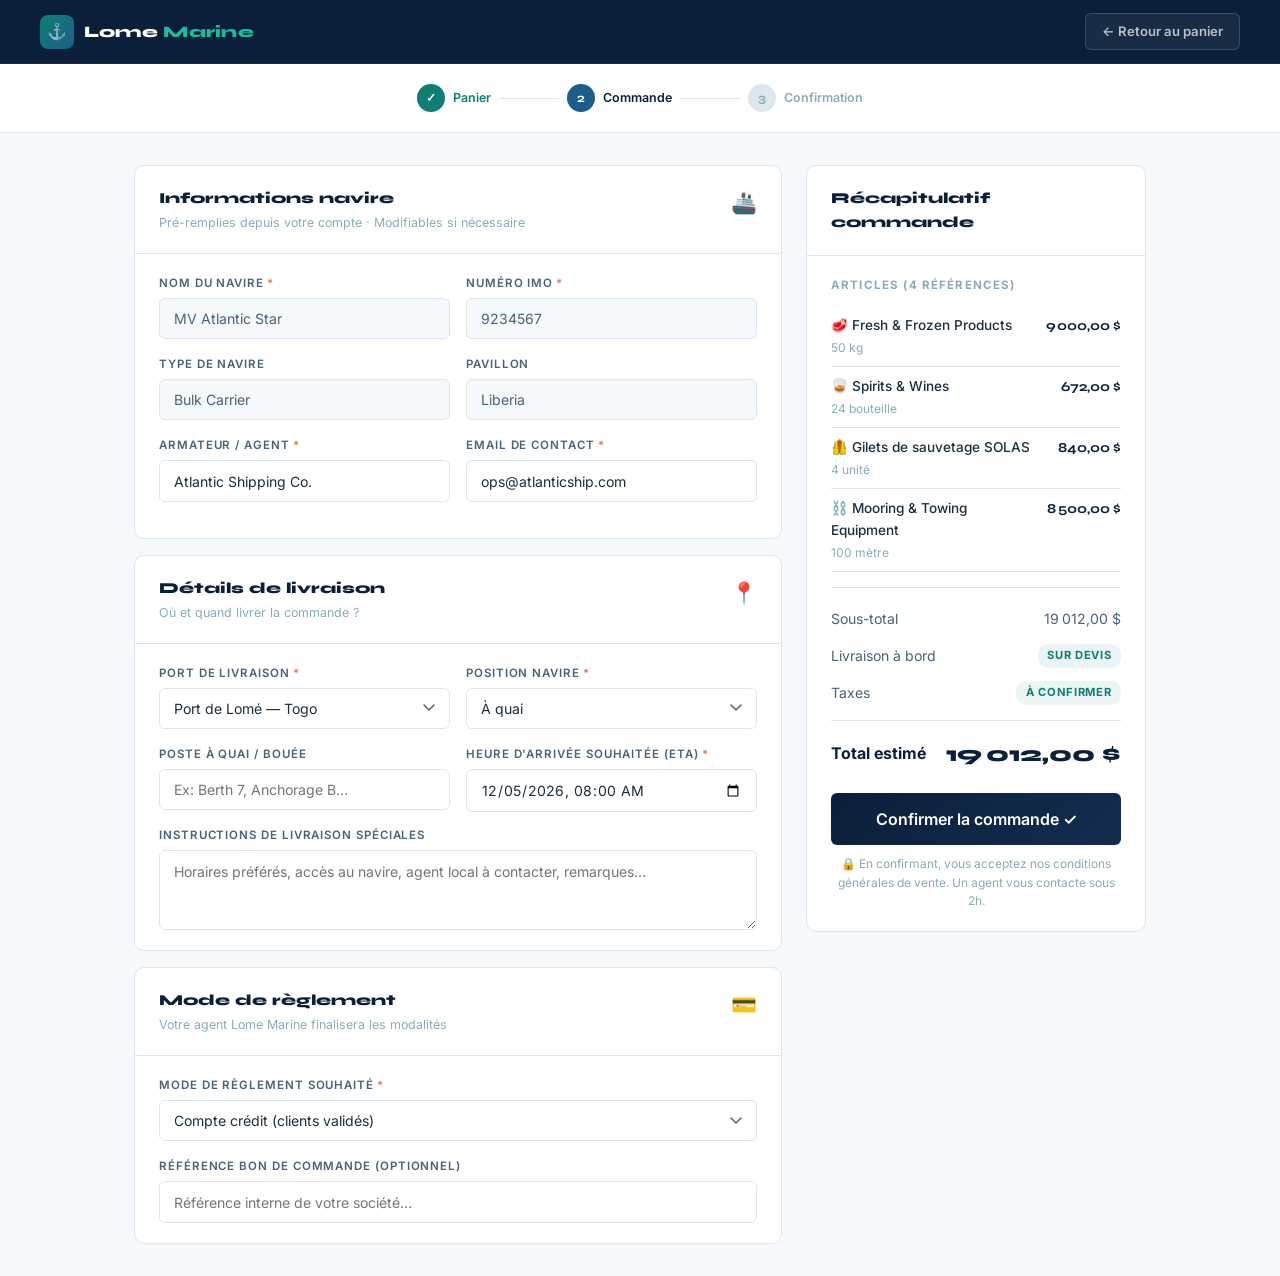
<file: frontend/pages/commandes.html>
<!DOCTYPE html>
<html lang="fr">
<head>
  <meta charset="UTF-8" />
  <meta name="viewport" content="width=device-width, initial-scale=1.0" />
  <title>Passer la commande — Lome Marine Supplier Global</title>
  <link href="https://fonts.googleapis.com/css2?family=Syne:wght@600;700;800&family=Inter:wght@300;400;500;600;700&display=swap" rel="stylesheet" />
  <link rel="stylesheet" href="../css/style.css" />
  <style>
    :root{--navy:#0b1f3a;--navy-soft:#132d4f;--sea:#1b5e8a;--teal:#0e7f74;--teal-bright:#1abc9c;--coral:#e07b54;--amber:#e8a838;--white:#ffffff;--salt:#f5f9fc;--mist:#e8f1f8;--gray-light:#dde6ee;--gray-mid:#7a96ad;--text:#1a2e3d;--text-soft:#4a6278;--text-muted:#8aabb7;--font-head:'Syne',sans-serif;--font-body:'Inter',sans-serif;--shadow-md:0 8px 24px rgba(11,31,58,0.12);--radius:10px;--radius-sm:6px;}
    *,*::before,*::after{box-sizing:border-box;margin:0;padding:0;}
    body{font-family:var(--font-body);color:var(--text);background:var(--salt);min-height:100vh;display:flex;flex-direction:column;}

    /* Header */
    .ord-header{background:var(--navy);padding:0 2.5rem;height:64px;display:flex;align-items:center;justify-content:space-between;border-bottom:1px solid rgba(27,188,156,0.15);}
    .ord-logo{display:flex;align-items:center;gap:.6rem;text-decoration:none;}
    .logo-icon{width:34px;height:34px;background:linear-gradient(135deg,var(--teal),var(--sea));border-radius:8px;display:flex;align-items:center;justify-content:center;font-size:1rem;}
    .logo-text{font-family:var(--font-head);font-size:1rem;font-weight:800;color:var(--white);}
    .logo-text span{color:var(--teal-bright);}
    .btn-back{display:inline-flex;align-items:center;gap:.4rem;padding:.45rem 1rem;background:rgba(255,255,255,.06);border:1px solid rgba(255,255,255,.15);border-radius:var(--radius-sm);color:rgba(255,255,255,.7);font-size:.82rem;font-weight:600;font-family:var(--font-body);cursor:pointer;transition:all .2s;text-decoration:none;}
    .btn-back:hover{border-color:var(--teal-bright);color:var(--teal-bright);}

    /* Steps */
    .ord-steps{background:var(--white);border-bottom:1px solid var(--gray-light);padding:1.25rem 2.5rem;display:flex;align-items:center;justify-content:center;gap:0;}
    .step{display:flex;align-items:center;gap:.5rem;}
    .step-num{width:28px;height:28px;border-radius:50%;display:flex;align-items:center;justify-content:center;font-family:var(--font-head);font-size:.78rem;font-weight:700;flex-shrink:0;transition:all .3s;}
    .step.done .step-num{background:var(--teal);color:var(--white);}
    .step.active .step-num{background:var(--sea);color:var(--white);}
    .step.pending .step-num{background:var(--gray-light);color:var(--text-muted);}
    .step-label{font-size:.78rem;font-weight:600;white-space:nowrap;}
    .step.active .step-label{color:var(--navy);}
    .step.done .step-label{color:var(--teal);}
    .step.pending .step-label{color:var(--text-muted);}
    .step-line{width:60px;height:1px;background:var(--gray-light);margin:0 .5rem;}

    /* Layout */
    .ord-layout{flex:1;display:grid;grid-template-columns:1fr 340px;gap:1.5rem;max-width:1060px;margin:2rem auto;padding:0 1.5rem;width:100%;align-items:start;}

    /* Cards */
    .card{background:var(--white);border:1px solid var(--gray-light);border-radius:var(--radius);overflow:hidden;margin-bottom:1rem;}
    .card:last-child{margin-bottom:0;}
    .card-head{display:flex;align-items:flex-start;justify-content:space-between;padding:1.25rem 1.5rem;border-bottom:1px solid var(--gray-light);}
    .card-title{font-family:var(--font-head);font-size:.95rem;font-weight:800;color:var(--navy);}
    .card-sub{font-size:.78rem;color:var(--text-muted);margin-top:.15rem;}
    .card-body{padding:1.25rem 1.5rem;}

    /* Form */
    .form-row{display:grid;grid-template-columns:1fr 1fr;gap:1rem;}
    .form-group{display:flex;flex-direction:column;gap:.35rem;margin-bottom:1rem;}
    .form-group:last-child{margin-bottom:0;}
    .form-group label{font-size:.72rem;font-weight:600;letter-spacing:.08em;text-transform:uppercase;color:var(--text-soft);}
    .form-group input,.form-group select,.form-group textarea{padding:.7rem .9rem;border:1.5px solid var(--gray-light);border-radius:var(--radius-sm);font-family:var(--font-body);font-size:.88rem;color:var(--text);background:var(--white);outline:none;transition:all .2s;width:100%;}
    .form-group input:focus,.form-group select:focus,.form-group textarea:focus{border-color:var(--teal);box-shadow:0 0 0 3px rgba(14,127,116,.1);}
    .form-group input[readonly]{background:var(--salt);color:var(--text-soft);}
    .form-group select{appearance:none;background-image:url("data:image/svg+xml,%3Csvg xmlns='http://www.w3.org/2000/svg' width='12' height='8' viewBox='0 0 12 8'%3E%3Cpath d='M1 1l5 5 5-5' stroke='%234a6278' stroke-width='1.5' fill='none' stroke-linecap='round'/%3E%3C/svg%3E");background-repeat:no-repeat;background-position:right .9rem center;cursor:pointer;padding-right:2rem;}
    .form-group textarea{resize:vertical;min-height:80px;}
    .field-required{color:var(--coral);margin-left:.2rem;}

    /* Récap section droite */
    .recap-section-title{font-size:.72rem;font-weight:700;letter-spacing:.1em;text-transform:uppercase;color:var(--text-muted);margin-bottom:.75rem;}
    .recap-item{display:flex;justify-content:space-between;align-items:flex-start;padding:.55rem 0;border-bottom:1px solid var(--gray-light);font-size:.85rem;gap:.75rem;}
    .recap-item:last-child{border-bottom:none;}
    .recap-item-name{color:var(--text);font-weight:500;flex:1;}
    .recap-item-qty{font-size:.75rem;color:var(--text-muted);margin-top:.1rem;}
    .recap-item-price{font-family:var(--font-head);font-weight:700;color:var(--navy);white-space:nowrap;}
    .recap-divider{height:1px;background:var(--gray-light);margin:.9rem 0;}
    .recap-total-row{display:flex;justify-content:space-between;align-items:center;font-size:.88rem;color:var(--text-soft);padding:.4rem 0;}
    .recap-total-row.grand{font-size:1rem;font-weight:700;color:var(--navy);margin-top:.5rem;padding-top:1rem;border-top:1px solid var(--gray-light);}
    .recap-total-row.grand .total-val{font-family:var(--font-head);font-size:1.35rem;font-weight:800;color:var(--navy);}
    .recap-badge{font-size:.7rem;font-weight:700;letter-spacing:.06em;text-transform:uppercase;background:rgba(14,127,116,.08);color:var(--teal);padding:.2rem .6rem;border-radius:10px;}

    /* Bouton submit */
    .btn-submit{display:flex;align-items:center;justify-content:center;gap:.5rem;width:100%;padding:1rem;background:linear-gradient(135deg,var(--navy),var(--navy-soft));color:var(--white);border:none;border-radius:var(--radius-sm);font-family:var(--font-body);font-size:1rem;font-weight:600;cursor:pointer;transition:all .2s;margin-top:1rem;}
    .btn-submit:hover{background:linear-gradient(135deg,var(--teal),var(--sea));box-shadow:0 6px 20px rgba(14,127,116,.35);}
    .submit-note{font-size:.75rem;color:var(--text-muted);text-align:center;margin-top:.6rem;line-height:1.55;}

    /* Modale succès */
    .modal-overlay{position:fixed;inset:0;background:rgba(11,31,58,.6);z-index:500;display:flex;align-items:center;justify-content:center;padding:1.5rem;opacity:0;pointer-events:none;transition:opacity .3s;}
    .modal-overlay.show{opacity:1;pointer-events:all;}
    .modal{background:var(--white);border-radius:var(--radius);padding:3rem 2.5rem;max-width:480px;width:100%;text-align:center;box-shadow:var(--shadow-md);}
    .modal-icon{font-size:3rem;margin-bottom:1.25rem;}
    .modal h2{font-family:var(--font-head);font-size:1.5rem;font-weight:800;color:var(--navy);margin-bottom:.75rem;}
    .modal p{font-size:.9rem;color:var(--text-soft);line-height:1.7;margin-bottom:.5rem;}
    .modal-ref{display:inline-block;margin:1rem 0;padding:.5rem 1.2rem;background:rgba(14,127,116,.08);border:1px solid rgba(14,127,116,.2);border-radius:var(--radius-sm);font-family:var(--font-head);font-size:1rem;font-weight:700;color:var(--teal);}
    .btn-modal{display:inline-flex;align-items:center;gap:.4rem;padding:.7rem 1.5rem;background:linear-gradient(135deg,var(--teal),var(--sea));color:var(--white);border:none;border-radius:var(--radius-sm);font-family:var(--font-body);font-size:.9rem;font-weight:600;cursor:pointer;margin-top:1rem;transition:opacity .2s;text-decoration:none;}
    .btn-modal:hover{opacity:.9;}

    @media(max-width:900px){.ord-layout{grid-template-columns:1fr;}.form-row{grid-template-columns:1fr;}}
    @media(max-width:600px){.ord-layout{padding:0 1rem;margin:1rem auto;}.ord-header{padding:0 1rem;}.step-label{display:none;}.step-line{width:30px;}}
  </style>
</head>
<body>

<!-- HEADER -->
<header class="ord-header">
  <a href="../pages/catalogue.html" class="ord-logo">
    <div class="logo-icon">⚓</div>
    <span class="logo-text">Lome <span>Marine</span></span>
  </a>
  <a href="panier.html" class="btn-back">← Retour au panier</a>
</header>

<!-- STEPS -->
<div class="ord-steps">
  <div class="step done">
    <div class="step-num">✓</div>
    <div class="step-label">Panier</div>
  </div>
  <div class="step-line"></div>
  <div class="step active">
    <div class="step-num">2</div>
    <div class="step-label">Commande</div>
  </div>
  <div class="step-line"></div>
  <div class="step pending">
    <div class="step-num">3</div>
    <div class="step-label">Confirmation</div>
  </div>
</div>

<!-- LAYOUT -->
<div class="ord-layout">

  <!-- COL GAUCHE : formulaire -->
  <div>

    <!-- Infos navire -->
    <div class="card">
      <div class="card-head">
        <div>
          <div class="card-title">Informations navire</div>
          <div class="card-sub">Pré-remplies depuis votre compte · Modifiables si nécessaire</div>
        </div>
        <span style="font-size:1.3rem;">🚢</span>
      </div>
      <div class="card-body">
        <div class="form-row">
          <div class="form-group">
            <label>Nom du navire<span class="field-required">*</span></label>
            <input type="text" value="MV Atlantic Star" readonly />
          </div>
          <div class="form-group">
            <label>Numéro IMO<span class="field-required">*</span></label>
            <input type="text" value="9234567" readonly />
          </div>
        </div>
        <div class="form-row">
          <div class="form-group">
            <label>Type de navire</label>
            <input type="text" value="Bulk Carrier" readonly />
          </div>
          <div class="form-group">
            <label>Pavillon</label>
            <input type="text" value="Liberia" readonly />
          </div>
        </div>
        <div class="form-row">
          <div class="form-group">
            <label>Armateur / Agent<span class="field-required">*</span></label>
            <input type="text" value="Atlantic Shipping Co." />
          </div>
          <div class="form-group">
            <label>Email de contact<span class="field-required">*</span></label>
            <input type="email" value="ops@atlanticship.com" />
          </div>
        </div>
      </div>
    </div>

    <!-- Infos livraison -->
    <div class="card">
      <div class="card-head">
        <div>
          <div class="card-title">Détails de livraison</div>
          <div class="card-sub">Où et quand livrer la commande ?</div>
        </div>
        <span style="font-size:1.3rem;">📍</span>
      </div>
      <div class="card-body">
        <div class="form-row">
          <div class="form-group">
            <label>Port de livraison<span class="field-required">*</span></label>
            <select id="portSelect">
              <option value="lome" selected>Port de Lomé — Togo</option>
              <option value="lagos">Lagos — Nigeria</option>
              <option value="cotonou">Cotonou — Bénin</option>
              <option value="tema">Tema — Ghana</option>
              <option value="douala">Douala — Cameroun</option>
              <option value="abidjan">Abidjan — Côte d'Ivoire</option>
            </select>
          </div>
          <div class="form-group">
            <label>Position navire<span class="field-required">*</span></label>
            <select>
              <option value="quai">À quai</option>
              <option value="ancrage">En anchorage</option>
            </select>
          </div>
        </div>
        <div class="form-row">
          <div class="form-group">
            <label>Poste à quai / Bouée</label>
            <input type="text" placeholder="Ex: Berth 7, Anchorage B…" />
          </div>
          <div class="form-group">
            <label>Heure d'arrivée souhaitée (ETA)<span class="field-required">*</span></label>
            <input type="datetime-local" id="etaInput" />
          </div>
        </div>
        <div class="form-group">
          <label>Instructions de livraison spéciales</label>
          <textarea placeholder="Horaires préférés, accès au navire, agent local à contacter, remarques…" id="delivNote"></textarea>
        </div>
      </div>
    </div>

    <!-- Mode paiement -->
    <div class="card">
      <div class="card-head">
        <div>
          <div class="card-title">Mode de règlement</div>
          <div class="card-sub">Votre agent Lome Marine finalisera les modalités</div>
        </div>
        <span style="font-size:1.3rem;">💳</span>
      </div>
      <div class="card-body">
        <div class="form-group">
          <label>Mode de règlement souhaité<span class="field-required">*</span></label>
          <select id="payMode">
            <option value="credit">Compte crédit (clients validés)</option>
            <option value="cash">Cash to Master</option>
            <option value="wire">Virement bancaire</option>
            <option value="proforma">Sur facture proforma</option>
          </select>
        </div>
        <div class="form-group">
          <label>Référence bon de commande (optionnel)</label>
          <input type="text" placeholder="Référence interne de votre société…" />
        </div>
      </div>
    </div>

  </div>

  <!-- COL DROITE : récap commande -->
  <div>
    <div class="card">
      <div class="card-head">
        <div class="card-title">Récapitulatif commande</div>
      </div>
      <div class="card-body" id="recapBody">
        <!-- Généré par JS -->
      </div>
    </div>
  </div>

</div>

<!-- MODALE CONFIRMATION -->
<div class="modal-overlay" id="modalOverlay">
  <div class="modal">
    <div class="modal-icon">✅</div>
    <h2>Commande confirmée !</h2>
    <p>Votre commande a été transmise à nos agents à <strong>Lomé</strong>.</p>
    <p>Un accusé de réception vous sera envoyé par email sous <strong>30 minutes</strong>.</p>
    <div class="modal-ref" id="modalRef">LM-2025-00000</div>
    <p style="font-size:.82rem;color:var(--text-muted);">Suivez l'avancement dans <strong>Mes commandes</strong>.</p>
    <a href="mes-commandes.html" class="btn-modal">Voir mes commandes →</a>
  </div>
</div>

<script>
  var SAMPLE=[
    {id:1,cat:'Provisions',emoji:'🥩',name:'Fresh & Frozen Products',price:180,unit:'kg',qty:50},
    {id:2,cat:'Bonded Stores',emoji:'🥃',name:'Spirits & Wines',price:28,unit:'bouteille',qty:24},
    {id:3,cat:'Safety Equipment',emoji:'🦺',name:'Gilets de sauvetage SOLAS',price:210,unit:'unité',qty:4},
    {id:4,cat:'Deck / Engine',emoji:'⛓️',name:'Mooring & Towing Equipment',price:85,unit:'mètre',qty:100},
  ];
  var cart=JSON.parse(localStorage.getItem('lm_cart')||'null')||SAMPLE;
  function fmt(n){return n.toLocaleString('fr-FR',{minimumFractionDigits:2,maximumFractionDigits:2})+' $';}

  function renderRecap(){
    var total=cart.reduce(function(s,i){return s+i.price*i.qty;},0);
    var html='<div class="recap-section-title">Articles ('+cart.length+' références)</div>';
    html+=cart.map(function(item){
      return '<div class="recap-item">'+
        '<div><div class="recap-item-name">'+item.emoji+' '+item.name+'</div>'+
        '<div class="recap-item-qty">'+item.qty+' '+item.unit+'</div></div>'+
        '<div class="recap-item-price">'+fmt(item.price*item.qty)+'</div>'+
      '</div>';
    }).join('');
    html+='<div class="recap-divider"></div>';
    html+='<div class="recap-total-row"><span>Sous-total</span><span>'+fmt(total)+'</span></div>';
    html+='<div class="recap-total-row"><span>Livraison à bord</span><span class="recap-badge">Sur devis</span></div>';
    html+='<div class="recap-total-row"><span>Taxes</span><span class="recap-badge">À confirmer</span></div>';
    html+='<div class="recap-total-row grand"><span>Total estimé</span><span class="total-val">'+fmt(total)+'</span></div>';
    html+='<button class="btn-submit" onclick="submitOrder()">Confirmer la commande ✓</button>';
    html+='<p class="submit-note">🔒 En confirmant, vous acceptez nos conditions générales de vente. Un agent vous contacte sous 2h.</p>';
    document.getElementById('recapBody').innerHTML=html;
  }

  function submitOrder(){
    var ref='LM-2025-'+Math.floor(Math.random()*90000+10000);
    document.getElementById('modalRef').textContent=ref;
    document.getElementById('modalOverlay').classList.add('show');
    localStorage.removeItem('lm_cart');
  }

  // ETA default = demain
  var eta=document.getElementById('etaInput');
  if(eta){var d=new Date();d.setDate(d.getDate()+1);d.setHours(8,0);eta.value=d.toISOString().slice(0,16);}

  renderRecap();
</script>
</body>
</html>
</file>
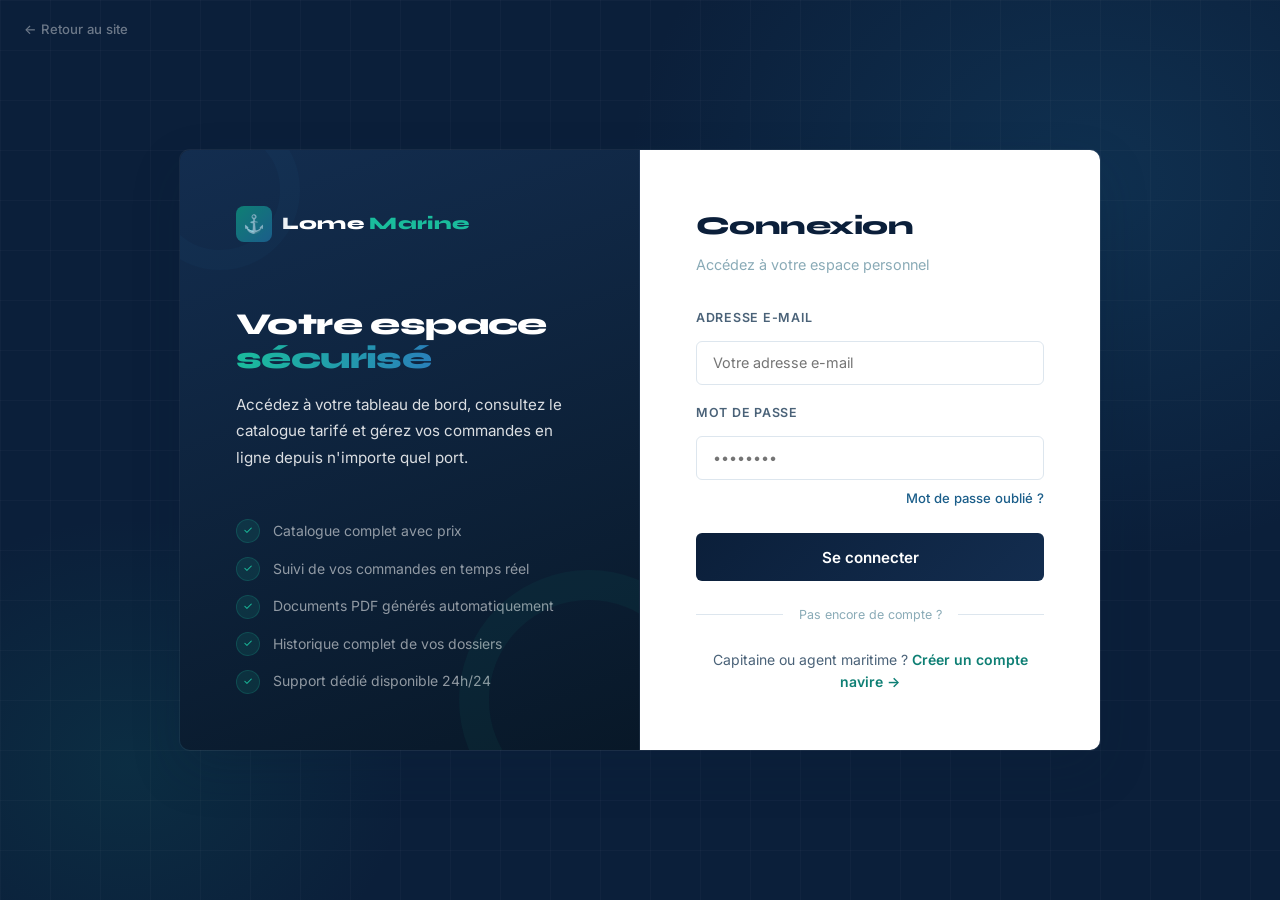
<file: frontend/pages/login.html>
<!DOCTYPE html>
<html lang="fr">
<head>
  <meta charset="UTF-8" />
  <meta name="viewport" content="width=device-width, initial-scale=1.0" />
  <title>Connexion — Lome Marine Supplier Global</title>
  <link rel="stylesheet" href="../css/style.css" />
</head>
<body>

  <a href="../index.html" class="back-home">← Retour au site</a>

  <div class="login-page">
    <div class="hero-grid-lines"></div>

    <div class="login-wrapper">

      <!-- Panneau gauche -->
      <div class="login-brand">
        <div class="login-brand-deco"></div>
        <div class="login-brand-deco2"></div>
        <div class="logo-wrap">
          <div class="navbar-logo">
            <div class="logo-icon">⚓</div>
            <span class="logo-text">Lome <span>Marine</span></span>
          </div>
        </div>
        <div>
          <h2>Votre espace<br/><span>sécurisé</span></h2>
          <p style="color:rgba(255,255,255,0.85);font-size:0.95rem;line-height:1.75;margin-bottom:3rem;">
            Accédez à votre tableau de bord, consultez le catalogue tarifé et gérez vos commandes en ligne depuis n'importe quel port.
          </p>
          <div class="login-features">
            <div class="login-feature"><div class="login-feature-icon">✓</div>Catalogue complet avec prix</div>
            <div class="login-feature"><div class="login-feature-icon">✓</div>Suivi de vos commandes en temps réel</div>
            <div class="login-feature"><div class="login-feature-icon">✓</div>Documents PDF générés automatiquement</div>
            <div class="login-feature"><div class="login-feature-icon">✓</div>Historique complet de vos dossiers</div>
            <div class="login-feature"><div class="login-feature-icon">✓</div>Support dédié disponible 24h/24</div>
          </div>
        </div>
      </div>

      <!-- Panneau droit -->
      <div class="login-form-panel">
        <h3>Connexion</h3>
        <p class="login-form-subtitle">Accédez à votre espace personnel</p>

        <!-- Alerte compte en attente de validation -->
        <div class="login-pending-alert hidden" id="pendingAlert">
          ⏳ Votre compte est en attente de validation par l'administrateur. Vous recevrez un e-mail dès qu'il sera activé.
        </div>

        <!-- Alerte erreur -->
        <div class="login-alert" id="loginAlert"></div>

        <!-- Formulaire -->
        <form id="loginForm">
          <div class="form-group">
            <label>Adresse e-mail</label>
            <input type="email" id="loginEmail" placeholder="Votre adresse e-mail" required autocomplete="email" />
          </div>
          <div class="form-group">
            <label>Mot de passe</label>
            <input type="password" id="loginPassword" placeholder="••••••••" required autocomplete="current-password" />
          </div>
          <a href="#" class="forgot-link">Mot de passe oublié ?</a>
          <button type="submit" class="btn-login" id="loginBtn">Se connecter</button>
        </form>

        <div class="login-divider"><span>Pas encore de compte ?</span></div>

        <p class="register-prompt">
          Capitaine ou agent maritime ?
          <a href="register.html">Créer un compte navire →</a>
        </p>
      </div>

    </div>
  </div>

  <style>
    .login-pending-alert {
      padding: 0.8rem 1rem;
      background: rgba(232,168,56,0.1);
      border: 1px solid rgba(232,168,56,0.3);
      border-radius: var(--radius-sm);
      font-size: 0.85rem;
      color: var(--amber);
      margin-bottom: 1rem;
      font-weight: 500;
      line-height: 1.5;
    }
    .login-pending-alert.hidden { display: none; }
  </style>

  <script src="../js/main.js"></script>

  <script>
    document.getElementById('loginForm').addEventListener('submit', function(e) {
      e.preventDefault();

      const btn      = document.getElementById('loginBtn');
      const alertBox = document.getElementById('loginAlert');
      const pending  = document.getElementById('pendingAlert');
      const email    = document.getElementById('loginEmail').value.trim();
      const password = document.getElementById('loginPassword').value.trim();

      alertBox.classList.remove('show');
      pending.classList.add('hidden');

      if (!email || !password) {
        alertBox.textContent = 'Veuillez remplir tous les champs.';
        alertBox.classList.add('show');
        return;
      }

      if (!email.includes('@') || !email.includes('.')) {
        alertBox.textContent = 'Veuillez saisir une adresse e-mail valide.';
        alertBox.classList.add('show');
        return;
      }

      btn.textContent = 'Connexion en cours...';
      btn.disabled = true;

      // Simulation — à remplacer par fetch() vers l'API PHP
      // L'API identifie automatiquement le rôle via l'email
      setTimeout(() => {
        btn.textContent = 'Se connecter';
        btn.disabled = false;
        // Si compte validé  → window.location.href = 'dashboard.html';
        // Si compte en attente → pending.classList.remove('hidden');
      }, 1500);
    });
  </script>

</body>
</html>
</file>
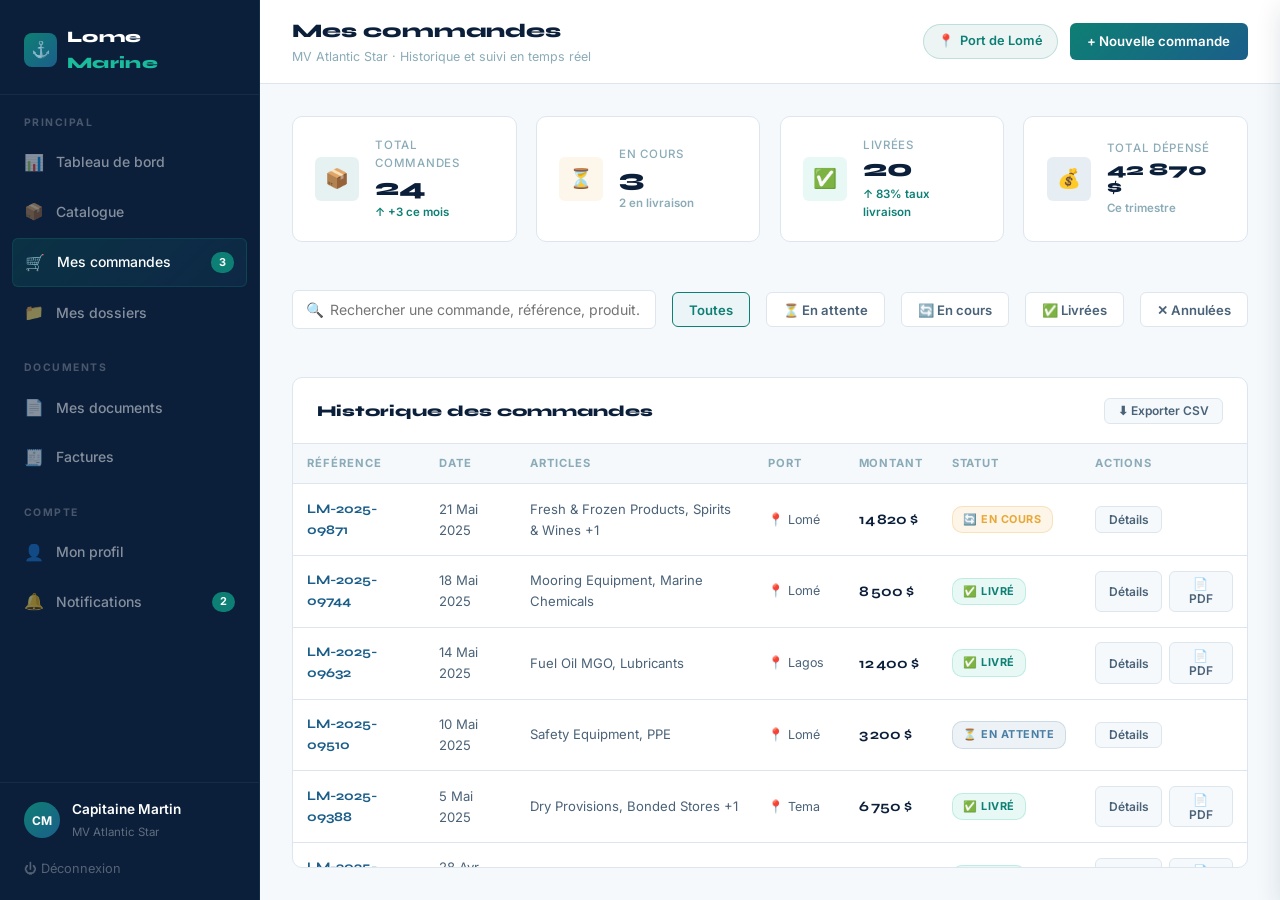
<file: frontend/pages/mes-commandes.html>
<!DOCTYPE html>
<html lang="fr">
<head>
  <meta charset="UTF-8" />
  <meta name="viewport" content="width=device-width, initial-scale=1.0" />
  <title>Mes commandes — Lome Marine Supplier Global</title>
  <link href="https://fonts.googleapis.com/css2?family=Syne:wght@600;700;800&family=Inter:wght@300;400;500;600;700&display=swap" rel="stylesheet" />
  <link rel="stylesheet" href="../css/style.css" />
  <style>
    :root{--navy:#0b1f3a;--navy-soft:#132d4f;--sea:#1b5e8a;--teal:#0e7f74;--teal-bright:#1abc9c;--coral:#e07b54;--amber:#e8a838;--steel:#4a7fa5;--white:#ffffff;--salt:#f5f9fc;--mist:#e8f1f8;--gray-light:#dde6ee;--text:#1a2e3d;--text-soft:#4a6278;--text-muted:#8aabb7;--font-head:'Syne',sans-serif;--font-body:'Inter',sans-serif;--shadow-sm:0 2px 8px rgba(11,31,58,0.08);--shadow-md:0 8px 24px rgba(11,31,58,0.12);--radius:10px;--radius-sm:6px;}
    *,*::before,*::after{box-sizing:border-box;margin:0;padding:0;}
    body{font-family:var(--font-body);color:var(--text);background:var(--salt);min-height:100vh;display:flex;}

    /* ── Sidebar (même que dashboard) ── */
    .dash-sidebar{width:260px;min-width:260px;background:var(--navy);border-right:1px solid rgba(27,188,156,.12);display:flex;flex-direction:column;height:100vh;position:sticky;top:0;overflow-y:auto;z-index:100;}
    .dash-sidebar-logo{display:flex;align-items:center;gap:.6rem;padding:1.5rem 1.5rem 1.2rem;border-bottom:1px solid rgba(255,255,255,.06);}
    .logo-icon{width:34px;height:34px;background:linear-gradient(135deg,var(--teal),var(--sea));border-radius:8px;display:flex;align-items:center;justify-content:center;font-size:1rem;}
    .logo-text{font-family:var(--font-head);font-size:1rem;font-weight:800;color:var(--white);}
    .logo-text span{color:var(--teal-bright);}
    .dash-nav{padding:1.2rem .75rem;flex:1;display:flex;flex-direction:column;gap:1.5rem;}
    .dash-nav-group{display:flex;flex-direction:column;gap:.2rem;}
    .dash-nav-label{font-size:.65rem;font-weight:700;letter-spacing:.14em;text-transform:uppercase;color:rgba(255,255,255,.25);padding:0 .75rem;margin-bottom:.3rem;}
    .dash-nav-link{display:flex;align-items:center;gap:.75rem;padding:.65rem .75rem;border-radius:var(--radius-sm);font-size:.875rem;font-weight:500;color:rgba(255,255,255,.5);text-decoration:none;transition:all .2s;}
    .dash-nav-link:hover{background:rgba(255,255,255,.06);color:rgba(255,255,255,.85);}
    .dash-nav-link.active{background:linear-gradient(135deg,rgba(14,127,116,.2),rgba(27,94,138,.15));color:var(--white);border:1px solid rgba(27,188,156,.15);}
    .dash-nav-icon{font-size:1rem;width:20px;text-align:center;}
    .dash-nav-badge{margin-left:auto;background:var(--teal);color:var(--white);font-size:.68rem;font-weight:700;padding:.1rem .5rem;border-radius:10px;}
    .dash-sidebar-footer{padding:1rem 1.5rem;border-top:1px solid rgba(255,255,255,.06);}
    .dash-user-info{display:flex;align-items:center;gap:.75rem;margin-bottom:.8rem;}
    .dash-user-avatar{width:36px;height:36px;background:linear-gradient(135deg,var(--teal),var(--sea));border-radius:50%;display:flex;align-items:center;justify-content:center;font-size:.75rem;font-weight:700;color:var(--white);}
    .dash-user-name{font-size:.85rem;font-weight:600;color:var(--white);}
    .dash-user-role{font-size:.72rem;color:rgba(255,255,255,.35);}
    .dash-logout{display:block;font-size:.8rem;color:rgba(255,255,255,.3);text-decoration:none;transition:color .2s;}
    .dash-logout:hover{color:var(--coral);}

    /* ── Main ── */
    .dash-main{flex:1;display:flex;flex-direction:column;overflow:hidden;min-width:0;}
    .dash-header{background:var(--white);border-bottom:1px solid var(--gray-light);padding:1rem 2rem;display:flex;align-items:center;justify-content:space-between;gap:1rem;flex-wrap:wrap;position:sticky;top:0;z-index:50;}
    .dash-header-left{display:flex;align-items:center;gap:1rem;}
    .dash-page-title{font-family:var(--font-head);font-size:1.2rem;font-weight:800;color:var(--navy);margin:0;}
    .dash-page-sub{font-size:.78rem;color:var(--text-muted);margin:0;}
    .dash-header-right{display:flex;align-items:center;gap:.75rem;}
    .dash-port-tag{display:flex;align-items:center;gap:.4rem;background:rgba(14,127,116,.08);border:1px solid rgba(14,127,116,.2);color:var(--teal);font-size:.8rem;font-weight:600;padding:.4rem .85rem;border-radius:20px;}
    .btn-new-order{display:inline-flex;align-items:center;gap:.4rem;padding:.5rem 1.1rem;background:linear-gradient(135deg,var(--teal),var(--sea));color:var(--white);border:none;border-radius:var(--radius-sm);font-family:var(--font-body);font-size:.83rem;font-weight:600;cursor:pointer;transition:opacity .2s;text-decoration:none;}
    .btn-new-order:hover{opacity:.9;}

    /* ── Contenu ── */
    .dash-content{flex:1;overflow-y:auto;padding:2rem;}

    /* Stats */
    .stats-grid{display:grid;grid-template-columns:repeat(4,1fr);gap:1.2rem;margin-bottom:1.5rem;}
    .stat-card{background:var(--white);border:1px solid var(--gray-light);border-radius:var(--radius);padding:1.2rem 1.4rem;display:flex;align-items:center;gap:1rem;}
    .stat-icon{width:44px;height:44px;border-radius:var(--radius-sm);display:flex;align-items:center;justify-content:center;font-size:1.2rem;flex-shrink:0;}
    .stat-val{font-family:var(--font-head);font-size:1.5rem;font-weight:800;color:var(--navy);line-height:1;margin:.2rem 0;}
    .stat-label{font-size:.72rem;color:var(--text-muted);font-weight:500;text-transform:uppercase;letter-spacing:.06em;}
    .stat-trend{font-size:.72rem;font-weight:600;}
    .trend-up{color:var(--teal);}
    .trend-neutral{color:var(--text-muted);}

    /* Filtres et recherche */
    .filters-bar{display:flex;align-items:center;gap:1rem;margin-bottom:1.5rem;flex-wrap:wrap;}
    .search-wrap{flex:1;min-width:200px;position:relative;}
    .search-icon{position:absolute;left:.85rem;top:50%;transform:translateY(-50%);font-size:.9rem;color:var(--text-muted);}
    .search-input{width:100%;padding:.65rem 1rem .65rem 2.3rem;border:1.5px solid var(--gray-light);border-radius:var(--radius-sm);font-family:var(--font-body);font-size:.88rem;color:var(--text);background:var(--white);outline:none;transition:border-color .2s;}
    .search-input:focus{border-color:var(--teal);}
    .filter-btn{display:inline-flex;align-items:center;gap:.4rem;padding:.55rem 1rem;background:var(--white);border:1.5px solid var(--gray-light);border-radius:var(--radius-sm);font-family:var(--font-body);font-size:.82rem;font-weight:600;color:var(--text-soft);cursor:pointer;transition:all .2s;}
    .filter-btn:hover,.filter-btn.active{border-color:var(--teal);color:var(--teal);background:rgba(14,127,116,.04);}

    /* Table commandes */
    .orders-card{background:var(--white);border:1px solid var(--gray-light);border-radius:var(--radius);overflow:hidden;}
    .orders-card-head{display:flex;align-items:center;justify-content:space-between;padding:1.2rem 1.5rem;border-bottom:1px solid var(--gray-light);}
    .orders-card-title{font-family:var(--font-head);font-size:.95rem;font-weight:800;color:var(--navy);}
    .table-wrap{overflow-x:auto;}
    table{width:100%;border-collapse:collapse;font-size:.85rem;}
    thead th{text-align:left;padding:.65rem .9rem;font-size:.7rem;font-weight:700;letter-spacing:.08em;text-transform:uppercase;color:var(--text-muted);border-bottom:1px solid var(--gray-light);white-space:nowrap;background:var(--salt);}
    tbody td{padding:.9rem .9rem;border-bottom:1px solid var(--gray-light);vertical-align:middle;color:var(--text);}
    tbody tr:last-child td{border-bottom:none;}
    tbody tr:hover td{background:var(--salt);}
    .ord-ref{font-family:var(--font-head);font-size:.82rem;font-weight:700;color:var(--sea);}
    .ord-date{font-size:.82rem;color:var(--text-soft);}
    .ord-items{font-size:.82rem;color:var(--text-soft);}
    .ord-port{display:inline-flex;align-items:center;gap:.3rem;font-size:.78rem;color:var(--text-soft);}
    .ord-amount{font-family:var(--font-head);font-size:.9rem;font-weight:700;color:var(--navy);}

    /* Badges statuts */
    .badge{display:inline-flex;align-items:center;gap:.3rem;font-size:.68rem;font-weight:700;padding:.25rem .65rem;border-radius:10px;text-transform:uppercase;letter-spacing:.05em;white-space:nowrap;}
    .badge-pending{background:rgba(74,127,165,.1);color:var(--steel);border:1px solid rgba(74,127,165,.2);}
    .badge-progress{background:rgba(232,168,56,.12);color:var(--amber);border:1px solid rgba(232,168,56,.25);}
    .badge-delivered{background:rgba(27,188,156,.1);color:var(--teal);border:1px solid rgba(27,188,156,.2);}
    .badge-cancelled{background:rgba(224,123,84,.1);color:var(--coral);border:1px solid rgba(224,123,84,.2);}

    /* Actions */
    .btn-sm{padding:.3rem .8rem;background:var(--salt);border:1px solid var(--gray-light);border-radius:var(--radius-sm);font-size:.75rem;font-weight:600;color:var(--text-soft);cursor:pointer;font-family:var(--font-body);transition:all .2s;}
    .btn-sm:hover{border-color:var(--teal);color:var(--teal);}
    .actions-cell{display:flex;gap:.4rem;}

    /* Pagination */
    .pagination{display:flex;align-items:center;justify-content:space-between;padding:1rem 1.5rem;border-top:1px solid var(--gray-light);font-size:.82rem;color:var(--text-muted);}
    .page-btns{display:flex;gap:.3rem;}
    .page-btn{width:30px;height:30px;border:1px solid var(--gray-light);border-radius:var(--radius-sm);background:var(--white);color:var(--text-soft);font-size:.82rem;font-weight:600;cursor:pointer;display:flex;align-items:center;justify-content:center;transition:all .2s;font-family:var(--font-body);}
    .page-btn:hover{border-color:var(--teal);color:var(--teal);}
    .page-btn.active{background:var(--navy);border-color:var(--navy);color:var(--white);}

    /* Drawer détail */
    .drawer{position:fixed;top:0;right:0;bottom:0;width:440px;background:var(--white);border-left:1px solid var(--gray-light);box-shadow:var(--shadow-md);z-index:300;transform:translateX(100%);transition:transform .3s;display:flex;flex-direction:column;}
    .drawer.open{transform:translateX(0);}
    .drawer-head{display:flex;align-items:center;justify-content:space-between;padding:1.25rem 1.5rem;border-bottom:1px solid var(--gray-light);}
    .drawer-title{font-family:var(--font-head);font-size:1rem;font-weight:800;color:var(--navy);}
    .drawer-close{background:none;border:none;font-size:1.2rem;color:var(--text-muted);cursor:pointer;transition:color .2s;padding:.2rem;}
    .drawer-close:hover{color:var(--coral);}
    .drawer-body{flex:1;overflow-y:auto;padding:1.5rem;}
    .drawer-section-title{font-size:.72rem;font-weight:700;letter-spacing:.1em;text-transform:uppercase;color:var(--text-muted);margin-bottom:.75rem;}
    .drawer-row{display:flex;justify-content:space-between;padding:.5rem 0;font-size:.85rem;border-bottom:1px solid var(--gray-light);}
    .drawer-row:last-child{border-bottom:none;}
    .drawer-row-label{color:var(--text-soft);}
    .drawer-row-val{font-weight:600;color:var(--text);text-align:right;}
    .drawer-divider{height:1px;background:var(--gray-light);margin:1rem 0;}
    .drawer-item{display:flex;align-items:center;gap:.75rem;padding:.65rem 0;border-bottom:1px solid var(--gray-light);font-size:.85rem;}
    .drawer-item:last-child{border-bottom:none;}
    .drawer-item-icon{font-size:1.1rem;width:32px;height:32px;background:var(--salt);border-radius:var(--radius-sm);display:flex;align-items:center;justify-content:center;flex-shrink:0;}
    .drawer-item-name{flex:1;font-weight:500;color:var(--text);}
    .drawer-item-qty{font-size:.78rem;color:var(--text-muted);}
    .drawer-item-price{font-family:var(--font-head);font-weight:700;color:var(--navy);}
    .drawer-total{display:flex;justify-content:space-between;align-items:center;padding:1rem;background:var(--salt);border-radius:var(--radius-sm);margin-top:1rem;}
    .drawer-total-label{font-size:.85rem;font-weight:600;color:var(--text-soft);}
    .drawer-total-val{font-family:var(--font-head);font-size:1.2rem;font-weight:800;color:var(--navy);}

    /* Timeline suivi */
    .timeline{display:flex;flex-direction:column;gap:0;margin-top:.5rem;}
    .tl-item{display:flex;gap:.85rem;position:relative;}
    .tl-item:not(:last-child)::before{content:'';position:absolute;left:11px;top:28px;bottom:-8px;width:1px;background:var(--gray-light);}
    .tl-dot{width:24px;height:24px;border-radius:50%;display:flex;align-items:center;justify-content:center;font-size:.65rem;flex-shrink:0;margin-top:2px;}
    .tl-dot.done{background:var(--teal);color:var(--white);}
    .tl-dot.active{background:var(--amber);color:var(--white);}
    .tl-dot.pending{background:var(--gray-light);color:var(--text-muted);}
    .tl-content{flex:1;padding-bottom:1.25rem;}
    .tl-label{font-size:.85rem;font-weight:600;color:var(--navy);margin-bottom:.15rem;}
    .tl-date{font-size:.75rem;color:var(--text-muted);}

    .overlay{position:fixed;inset:0;background:rgba(11,31,58,.35);z-index:200;display:none;}
    .overlay.show{display:block;}

    @media(max-width:1024px){.dash-sidebar{display:none;}.stats-grid{grid-template-columns:repeat(2,1fr);}}
    @media(max-width:600px){.dash-content{padding:1rem;}.stats-grid{grid-template-columns:1fr;}.filters-bar{flex-direction:column;align-items:stretch;}.drawer{width:100%;}}
  </style>
</head>
<body>

<!-- SIDEBAR -->
<aside class="dash-sidebar">
  <div class="dash-sidebar-logo">
    <div class="logo-icon">⚓</div>
    <span class="logo-text">Lome <span>Marine</span></span>
  </div>
  <nav class="dash-nav">
    <div class="dash-nav-group">
      <span class="dash-nav-label">Principal</span>
      <a href="dashboard.html" class="dash-nav-link"><span class="dash-nav-icon">📊</span><span>Tableau de bord</span></a>
      <a href="catalogue.html" class="dash-nav-link"><span class="dash-nav-icon">📦</span><span>Catalogue</span></a>
      <a href="mes-commandes.html" class="dash-nav-link active"><span class="dash-nav-icon">🛒</span><span>Mes commandes</span><span class="dash-nav-badge">3</span></a>
      <a href="dossiers.html" class="dash-nav-link"><span class="dash-nav-icon">📁</span><span>Mes dossiers</span></a>
    </div>
    <div class="dash-nav-group">
      <span class="dash-nav-label">Documents</span>
      <a href="documents.html" class="dash-nav-link"><span class="dash-nav-icon">📄</span><span>Mes documents</span></a>
      <a href="factures.html" class="dash-nav-link"><span class="dash-nav-icon">🧾</span><span>Factures</span></a>
    </div>
    <div class="dash-nav-group">
      <span class="dash-nav-label">Compte</span>
      <a href="profil.html" class="dash-nav-link"><span class="dash-nav-icon">👤</span><span>Mon profil</span></a>
      <a href="notifications.html" class="dash-nav-link"><span class="dash-nav-icon">🔔</span><span>Notifications</span><span class="dash-nav-badge">2</span></a>
    </div>
  </nav>
  <div class="dash-sidebar-footer">
    <div class="dash-user-info">
      <div class="dash-user-avatar">CM</div>
      <div><div class="dash-user-name">Capitaine Martin</div><div class="dash-user-role">MV Atlantic Star</div></div>
    </div>
    <a href="login.html" class="dash-logout">⏻ Déconnexion</a>
  </div>
</aside>

<!-- MAIN -->
<main class="dash-main">

  <!-- Header -->
  <header class="dash-header">
    <div class="dash-header-left">
      <div>
        <h1 class="dash-page-title">Mes commandes</h1>
        <p class="dash-page-sub">MV Atlantic Star · Historique et suivi en temps réel</p>
      </div>
    </div>
    <div class="dash-header-right">
      <div class="dash-port-tag"><span>📍</span><span>Port de Lomé</span></div>
      <a href="catalogue.html" class="btn-new-order">+ Nouvelle commande</a>
    </div>
  </header>

  <!-- Contenu -->
  <div class="dash-content">

    <!-- Stats -->
    <div class="stats-grid">
      <div class="stat-card">
        <div class="stat-icon" style="background:rgba(14,127,116,.1);">📦</div>
        <div>
          <div class="stat-label">Total commandes</div>
          <div class="stat-val">24</div>
          <div class="stat-trend trend-up">↑ +3 ce mois</div>
        </div>
      </div>
      <div class="stat-card">
        <div class="stat-icon" style="background:rgba(232,168,56,.1);">⏳</div>
        <div>
          <div class="stat-label">En cours</div>
          <div class="stat-val">3</div>
          <div class="stat-trend trend-neutral">2 en livraison</div>
        </div>
      </div>
      <div class="stat-card">
        <div class="stat-icon" style="background:rgba(27,188,156,.1);">✅</div>
        <div>
          <div class="stat-label">Livrées</div>
          <div class="stat-val">20</div>
          <div class="stat-trend trend-up">↑ 83% taux livraison</div>
        </div>
      </div>
      <div class="stat-card">
        <div class="stat-icon" style="background:rgba(27,94,138,.1);">💰</div>
        <div>
          <div class="stat-label">Total dépensé</div>
          <div class="stat-val" style="font-size:1.1rem;">42 870 $</div>
          <div class="stat-trend trend-neutral">Ce trimestre</div>
        </div>
      </div>
    </div>

    <!-- Filtres -->
    <div class="filters-bar">
      <div class="search-wrap">
        <span class="search-icon">🔍</span>
        <input type="text" class="search-input" placeholder="Rechercher une commande, référence, produit…" id="searchOrders" oninput="filterOrders()">
      </div>
      <button class="filter-btn active" data-status="all" onclick="setStatus('all',this)">Toutes</button>
      <button class="filter-btn" data-status="pending" onclick="setStatus('pending',this)">⏳ En attente</button>
      <button class="filter-btn" data-status="progress" onclick="setStatus('progress',this)">🔄 En cours</button>
      <button class="filter-btn" data-status="delivered" onclick="setStatus('delivered',this)">✅ Livrées</button>
      <button class="filter-btn" data-status="cancelled" onclick="setStatus('cancelled',this)">✕ Annulées</button>
    </div>

    <!-- Table -->
    <div class="orders-card">
      <div class="orders-card-head">
        <div class="orders-card-title">Historique des commandes</div>
        <button class="btn-sm" onclick="exportCSV()">⬇ Exporter CSV</button>
      </div>
      <div class="table-wrap">
        <table>
          <thead>
            <tr>
              <th>Référence</th>
              <th>Date</th>
              <th>Articles</th>
              <th>Port</th>
              <th>Montant</th>
              <th>Statut</th>
              <th>Actions</th>
            </tr>
          </thead>
          <tbody id="ordersBody"></tbody>
        </table>
      </div>
      <div class="pagination">
        <span id="paginationInfo">Affichage 1–8 sur 8 commandes</span>
        <div class="page-btns">
          <button class="page-btn active">1</button>
          <button class="page-btn">2</button>
          <button class="page-btn">3</button>
          <button class="page-btn">›</button>
        </div>
      </div>
    </div>

  </div>
</main>

<!-- OVERLAY -->
<div class="overlay" id="overlay" onclick="closeDrawer()"></div>

<!-- DRAWER DÉTAIL -->
<div class="drawer" id="drawer">
  <div class="drawer-head">
    <div>
      <div class="drawer-title" id="drawerTitle">Détail commande</div>
      <div style="font-size:.78rem;color:var(--text-muted);" id="drawerSub"></div>
    </div>
    <button class="drawer-close" onclick="closeDrawer()">✕</button>
  </div>
  <div class="drawer-body" id="drawerBody"></div>
</div>

<script>
  var ORDERS=[
    {ref:'LM-2025-09871',date:'21 Mai 2025',items:['Fresh & Frozen Products','Spirits & Wines','Gilets SOLAS'],port:'Lomé',amount:14820,status:'progress',
     timeline:[{label:'Commande reçue',date:'21 Mai 2025 · 09:14',done:true},{label:'Traitement agent',date:'21 Mai 2025 · 10:30',done:true},{label:'Préparation en cours',date:'21 Mai 2025 · 14:00',active:true},{label:'Livraison à bord',date:'Prévue 22 Mai · 08:00',done:false}]},
    {ref:'LM-2025-09744',date:'18 Mai 2025',items:['Mooring Equipment','Marine Chemicals'],port:'Lomé',amount:8500,status:'delivered',
     timeline:[{label:'Commande reçue',date:'18 Mai 2025 · 11:22',done:true},{label:'Traitement agent',date:'18 Mai 2025 · 13:00',done:true},{label:'Livraison effectuée',date:'19 Mai 2025 · 07:45',done:true},{label:'Signé à bord',date:'19 Mai 2025 · 08:10',done:true}]},
    {ref:'LM-2025-09632',date:'14 Mai 2025',items:['Fuel Oil MGO','Lubricants'],port:'Lagos',amount:12400,status:'delivered',
     timeline:[{label:'Commande reçue',date:'14 Mai 2025 · 08:00',done:true},{label:'Traitement agent',date:'14 Mai 2025 · 09:30',done:true},{label:'Livraison effectuée',date:'14 Mai 2025 · 22:00',done:true},{label:'Signé à bord',date:'14 Mai 2025 · 22:30',done:true}]},
    {ref:'LM-2025-09510',date:'10 Mai 2025',items:['Safety Equipment','PPE'],port:'Lomé',amount:3200,status:'pending',
     timeline:[{label:'Commande reçue',date:'10 Mai 2025 · 16:45',done:true},{label:'En attente de validation',date:'En cours',active:true},{label:'Préparation',date:'—',done:false},{label:'Livraison à bord',date:'—',done:false}]},
    {ref:'LM-2025-09388',date:'5 Mai 2025',items:['Dry Provisions','Bonded Stores','Cabin Stores'],port:'Tema',amount:6750,status:'delivered',
     timeline:[{label:'Commande reçue',date:'5 Mai 2025 · 10:00',done:true},{label:'Traitement agent',date:'5 Mai 2025 · 11:30',done:true},{label:'Livraison effectuée',date:'6 Mai 2025 · 09:00',done:true},{label:'Signé à bord',date:'6 Mai 2025 · 09:20',done:true}]},
    {ref:'LM-2025-09201',date:'28 Avr 2025',items:['Fumigation Services'],port:'Lomé',amount:1800,status:'delivered',
     timeline:[{label:'Demande reçue',date:'28 Avr 2025 · 14:00',done:true},{label:'Devis envoyé',date:'28 Avr 2025 · 15:30',done:true},{label:'Intervention effectuée',date:'29 Avr 2025 · 07:00',done:true},{label:'Certificat remis',date:'29 Avr 2025 · 09:00',done:true}]},
    {ref:'LM-2025-09088',date:'22 Avr 2025',items:['Anti-Piracy Equipment'],port:'Lagos',amount:4200,status:'cancelled',
     timeline:[{label:'Commande reçue',date:'22 Avr 2025 · 10:00',done:true},{label:'Annulée par le client',date:'22 Avr 2025 · 11:30',done:true}]},
    {ref:'LM-2025-08950',date:'15 Avr 2025',items:['Fresh Products','Dairy','Bakery'],port:'Cotonou',amount:5200,status:'progress',
     timeline:[{label:'Commande reçue',date:'15 Avr 2025 · 09:00',done:true},{label:'Traitement agent',date:'15 Avr 2025 · 10:00',done:true},{label:'En préparation',date:'16 Avr 2025 · 08:00',active:true},{label:'Livraison à bord',date:'Prévue 16 Avr · 14:00',done:false}]},
  ];

  var currentStatus='all';
  var currentSearch='';

  function badgeHtml(s){
    var map={pending:'badge-pending pending',progress:'badge-progress progress',delivered:'badge-delivered delivered',cancelled:'badge-cancelled cancelled'};
    var label={pending:'⏳ En attente',progress:'🔄 En cours',delivered:'✅ Livré',cancelled:'✕ Annulé'};
    return '<span class="badge '+map[s]+'">'+label[s]+'</span>';
  }

  function fmtAmt(n){return n.toLocaleString('fr-FR')+' $';}

  function filterOrders(){
    currentSearch=document.getElementById('searchOrders').value.toLowerCase();
    render();
  }
  function setStatus(s,btn){
    currentStatus=s;
    document.querySelectorAll('.filter-btn').forEach(function(b){b.classList.remove('active');});
    btn.classList.add('active');
    render();
  }
  function render(){
    var filtered=ORDERS.filter(function(o){
      var matchStatus=currentStatus==='all'||o.status===currentStatus;
      var matchSearch=!currentSearch||o.ref.toLowerCase().includes(currentSearch)||o.items.join(' ').toLowerCase().includes(currentSearch)||o.port.toLowerCase().includes(currentSearch);
      return matchStatus&&matchSearch;
    });
    var tbody=document.getElementById('ordersBody');
    if(!filtered.length){
      tbody.innerHTML='<tr><td colspan="7" style="text-align:center;padding:3rem;color:var(--text-muted);">Aucune commande trouvée</td></tr>';
      document.getElementById('paginationInfo').textContent='0 commande';
      return;
    }
    document.getElementById('paginationInfo').textContent='Affichage 1–'+filtered.length+' sur '+filtered.length+' commande'+(filtered.length>1?'s':'');
    tbody.innerHTML=filtered.map(function(o,i){
      return '<tr>'+
        '<td><div class="ord-ref">'+o.ref+'</div></td>'+
        '<td><div class="ord-date">'+o.date+'</div></td>'+
        '<td><div class="ord-items">'+o.items.slice(0,2).join(', ')+(o.items.length>2?' +'+( o.items.length-2):'')+'</div></td>'+
        '<td><div class="ord-port">📍 '+o.port+'</div></td>'+
        '<td><div class="ord-amount">'+fmtAmt(o.amount)+'</div></td>'+
        '<td>'+badgeHtml(o.status)+'</td>'+
        '<td><div class="actions-cell">'+
          '<button class="btn-sm" onclick="openDrawer('+i+')">Détails</button>'+
          (o.status==='delivered'?'<button class="btn-sm">📄 PDF</button>':'')+
        '</div></td>'+
      '</tr>';
    }).join('');
    window._filteredOrders=filtered;
  }

  function openDrawer(idx){
    var o=window._filteredOrders?window._filteredOrders[idx]:ORDERS[idx];
    var drawer=document.getElementById('drawer');
    var overlay=document.getElementById('overlay');
    document.getElementById('drawerTitle').textContent='Commande '+o.ref;
    document.getElementById('drawerSub').textContent=o.date+' · Port de '+o.port;
    var tl=o.timeline.map(function(t){
      var cls=t.done?'done':(t.active?'active':'pending');
      var icon=t.done?'✓':(t.active?'→':'·');
      return '<div class="tl-item">'+
        '<div class="tl-dot '+cls+'">'+icon+'</div>'+
        '<div class="tl-content"><div class="tl-label">'+t.label+'</div><div class="tl-date">'+t.date+'</div></div>'+
      '</div>';
    }).join('');
    var items=o.items.map(function(name){
      return '<div class="drawer-item">'+
        '<div class="drawer-item-icon">📦</div>'+
        '<div class="drawer-item-name">'+name+'</div>'+
        '<div class="drawer-item-price">Sur devis</div>'+
      '</div>';
    }).join('');
    document.getElementById('drawerBody').innerHTML=
      '<div class="drawer-section-title">Statut commande</div>'+
      '<div style="margin-bottom:1rem;">'+badgeHtml(o.status)+'</div>'+
      '<div class="drawer-section-title" style="margin-top:1.25rem;">Suivi livraison</div>'+
      '<div class="timeline" style="margin-bottom:1.5rem;">'+tl+'</div>'+
      '<div class="drawer-divider"></div>'+
      '<div class="drawer-section-title">Informations commande</div>'+
      '<div class="drawer-row"><span class="drawer-row-label">Référence</span><span class="drawer-row-val" style="color:var(--sea);">'+o.ref+'</span></div>'+
      '<div class="drawer-row"><span class="drawer-row-label">Date</span><span class="drawer-row-val">'+o.date+'</span></div>'+
      '<div class="drawer-row"><span class="drawer-row-label">Port</span><span class="drawer-row-val">'+o.port+'</span></div>'+
      '<div class="drawer-row"><span class="drawer-row-label">Navire</span><span class="drawer-row-val">MV Atlantic Star</span></div>'+
      '<div class="drawer-divider"></div>'+
      '<div class="drawer-section-title">Articles commandés</div>'+
      items+
      '<div class="drawer-total">'+
        '<div class="drawer-total-label">Total commande</div>'+
        '<div class="drawer-total-val">'+fmtAmt(o.amount)+'</div>'+
      '</div>';
    drawer.classList.add('open');
    overlay.classList.add('show');
  }

  function closeDrawer(){
    document.getElementById('drawer').classList.remove('open');
    document.getElementById('overlay').classList.remove('show');
  }

  function exportCSV(){
    var header='Référence,Date,Port,Montant,Statut\n';
    var rows=ORDERS.map(function(o){return o.ref+','+o.date+','+o.port+','+o.amount+','+o.status;}).join('\n');
    var blob=new Blob([header+rows],{type:'text/csv;charset=utf-8;'});
    var a=document.createElement('a');
    a.href=URL.createObjectURL(blob);
    a.download='mes-commandes-lome-marine.csv';
    a.click();
  }

  render();
</script>
</body>
</html>
</file>
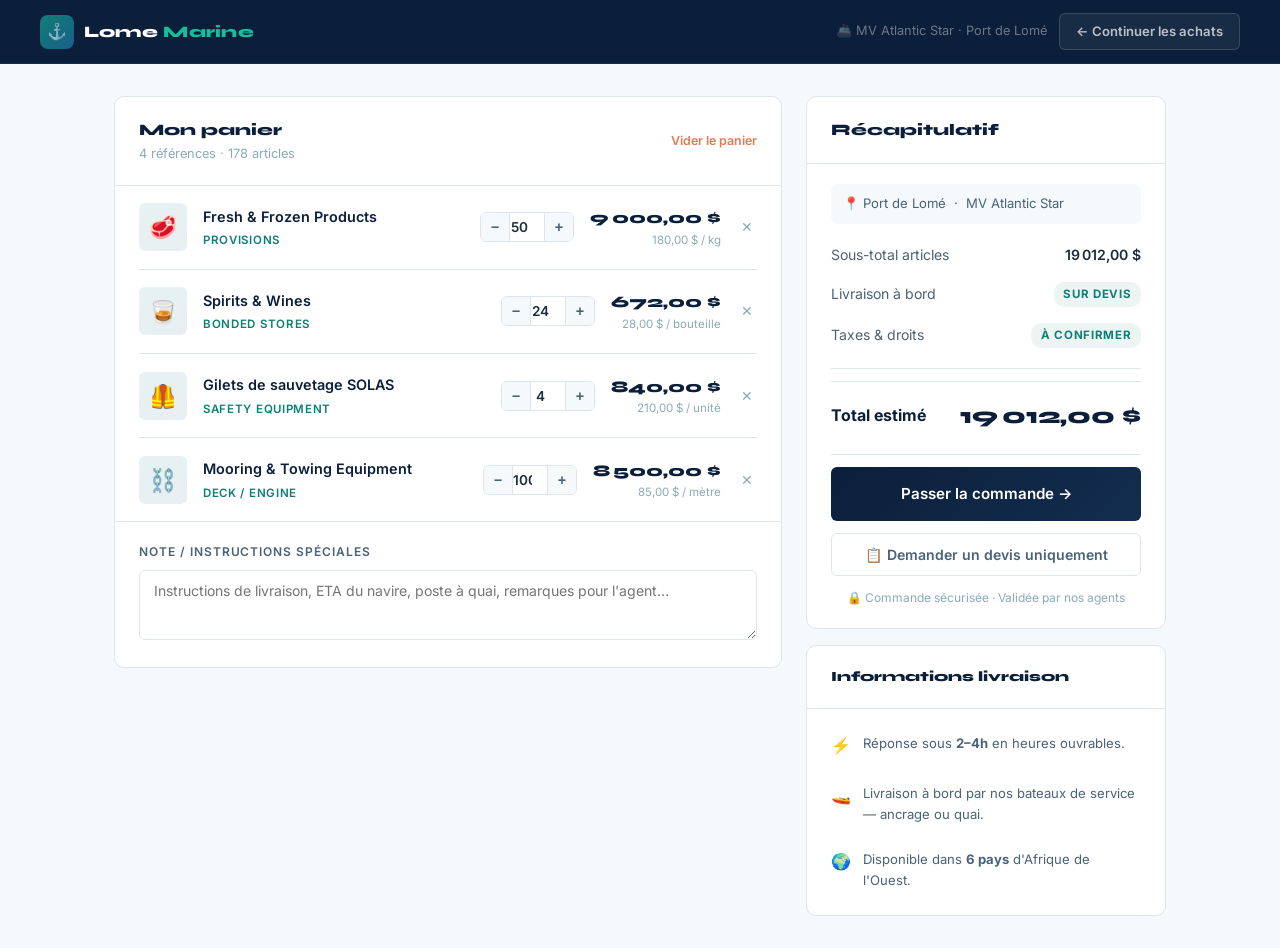
<file: frontend/pages/panier.html>
<!DOCTYPE html>
<html lang="fr">
<head>
  <meta charset="UTF-8" />
  <meta name="viewport" content="width=device-width, initial-scale=1.0" />
  <title>Panier — Lome Marine Supplier Global</title>
  <link href="https://fonts.googleapis.com/css2?family=Syne:wght@600;700;800&family=Inter:wght@300;400;500;600;700&display=swap" rel="stylesheet" />
  <link rel="stylesheet" href="../css/style.css" />
  <style>
    :root {
      --navy:#0b1f3a;--navy-soft:#132d4f;--sea:#1b5e8a;--teal:#0e7f74;
      --teal-bright:#1abc9c;--coral:#e07b54;--white:#ffffff;--salt:#f5f9fc;
      --mist:#e8f1f8;--gray-light:#dde6ee;--text:#1a2e3d;--text-soft:#4a6278;
      --text-muted:#8aabb7;--font-head:'Syne',sans-serif;--font-body:'Inter',sans-serif;
      --shadow-md:0 8px 24px rgba(11,31,58,0.12);--radius:10px;--radius-sm:6px;
    }
    *,*::before,*::after{box-sizing:border-box;margin:0;padding:0;}
    body{font-family:var(--font-body);color:var(--text);background:var(--salt);min-height:100vh;display:flex;flex-direction:column;}

    .cart-header{background:var(--navy);padding:0 2.5rem;height:64px;display:flex;align-items:center;justify-content:space-between;border-bottom:1px solid rgba(27,188,156,0.15);}
    .cart-header-logo{display:flex;align-items:center;gap:0.6rem;text-decoration:none;}
    .logo-icon{width:34px;height:34px;background:linear-gradient(135deg,var(--teal),var(--sea));border-radius:8px;display:flex;align-items:center;justify-content:center;font-size:1rem;}
    .logo-text{font-family:var(--font-head);font-size:1rem;font-weight:800;color:var(--white);letter-spacing:.02em;}
    .logo-text span{color:var(--teal-bright);}
    .btn-back{display:inline-flex;align-items:center;gap:.4rem;padding:.45rem 1rem;background:rgba(255,255,255,.06);border:1px solid rgba(255,255,255,.15);border-radius:var(--radius-sm);color:rgba(255,255,255,.7);font-size:.82rem;font-weight:600;font-family:var(--font-body);cursor:pointer;transition:all .2s;text-decoration:none;}
    .btn-back:hover{border-color:var(--teal-bright);color:var(--teal-bright);}
    .cart-user{font-size:.8rem;color:rgba(255,255,255,.4);}

    .cart-layout{flex:1;display:grid;grid-template-columns:1fr 360px;gap:1.5rem;max-width:1100px;margin:2rem auto;padding:0 1.5rem;width:100%;align-items:start;}

    .card{background:var(--white);border:1px solid var(--gray-light);border-radius:var(--radius);overflow:hidden;}
    .card-head{display:flex;align-items:center;justify-content:space-between;padding:1.25rem 1.5rem;border-bottom:1px solid var(--gray-light);}
    .card-title{font-family:var(--font-head);font-size:1rem;font-weight:800;color:var(--navy);}
    .card-subtitle{font-size:.8rem;color:var(--text-muted);margin-top:.1rem;}
    .btn-clear{font-size:.78rem;font-weight:600;color:var(--coral);background:none;border:none;cursor:pointer;font-family:var(--font-body);transition:opacity .2s;}
    .btn-clear:hover{opacity:.75;}

    .cart-empty{padding:4rem 2rem;text-align:center;display:flex;flex-direction:column;align-items:center;gap:1rem;}
    .cart-empty-icon{font-size:3rem;}
    .cart-empty h3{font-family:var(--font-head);font-size:1.1rem;font-weight:700;color:var(--navy);}
    .cart-empty p{font-size:.88rem;color:var(--text-muted);line-height:1.65;}
    .btn-go-cat{display:inline-flex;align-items:center;gap:.4rem;padding:.7rem 1.5rem;background:linear-gradient(135deg,var(--teal),var(--sea));color:var(--white);border:none;border-radius:var(--radius-sm);font-family:var(--font-body);font-size:.9rem;font-weight:600;cursor:pointer;transition:opacity .2s;text-decoration:none;}
    .btn-go-cat:hover{opacity:.9;}

    .cart-items-list{padding:0 1.5rem;}
    .cart-item{display:flex;align-items:center;gap:1rem;padding:1.1rem 0;border-bottom:1px solid var(--gray-light);}
    .cart-item:last-child{border-bottom:none;}
    .item-icon{width:48px;height:48px;background:linear-gradient(135deg,rgba(14,127,116,.1),rgba(27,94,138,.1));border-radius:var(--radius-sm);display:flex;align-items:center;justify-content:center;font-size:1.4rem;flex-shrink:0;}
    .item-info{flex:1;min-width:0;}
    .item-name{font-size:.9rem;font-weight:600;color:var(--navy);margin-bottom:.2rem;white-space:nowrap;overflow:hidden;text-overflow:ellipsis;}
    .item-cat{font-size:.72rem;font-weight:600;letter-spacing:.06em;text-transform:uppercase;color:var(--teal);}
    .qty-ctrl{display:flex;align-items:center;border:1.5px solid var(--gray-light);border-radius:var(--radius-sm);overflow:hidden;}
    .qty-btn{width:28px;height:28px;background:var(--salt);border:none;font-size:.9rem;font-weight:700;color:var(--text-soft);cursor:pointer;display:flex;align-items:center;justify-content:center;transition:all .15s;}
    .qty-btn:hover{background:var(--mist);color:var(--teal);}
    .qty-val{width:36px;height:28px;border:none;border-left:1.5px solid var(--gray-light);border-right:1.5px solid var(--gray-light);text-align:center;font-size:.85rem;font-weight:600;font-family:var(--font-body);color:var(--text);background:var(--white);outline:none;}
    .item-price{font-family:var(--font-head);font-size:1rem;font-weight:800;color:var(--navy);min-width:80px;text-align:right;}
    .item-unit{font-size:.72rem;color:var(--text-muted);text-align:right;}
    .btn-remove{background:none;border:none;color:var(--text-muted);cursor:pointer;font-size:.9rem;padding:.25rem;border-radius:4px;transition:color .2s;}
    .btn-remove:hover{color:var(--coral);}

    .cart-note{padding:1.25rem 1.5rem;border-top:1px solid var(--gray-light);}
    .cart-note label{display:block;font-size:.75rem;font-weight:600;letter-spacing:.08em;text-transform:uppercase;color:var(--text-soft);margin-bottom:.5rem;}
    .cart-note textarea{width:100%;padding:.7rem .9rem;border:1.5px solid var(--gray-light);border-radius:var(--radius-sm);font-family:var(--font-body);font-size:.88rem;color:var(--text);resize:vertical;min-height:70px;outline:none;transition:border-color .2s;}
    .cart-note textarea:focus{border-color:var(--teal);}

    .recap-body{padding:1.25rem 1.5rem;}
    .recap-row{display:flex;justify-content:space-between;align-items:center;padding:.5rem 0;font-size:.88rem;color:var(--text-soft);}
    .recap-row.total{border-top:1px solid var(--gray-light);margin-top:.5rem;padding-top:1rem;font-size:1rem;font-weight:700;color:var(--navy);}
    .recap-val{font-weight:600;color:var(--text);}
    .recap-row.total .recap-val{font-family:var(--font-head);font-size:1.4rem;font-weight:800;color:var(--navy);}
    .recap-badge{display:inline-flex;align-items:center;gap:.3rem;font-size:.72rem;font-weight:700;letter-spacing:.06em;text-transform:uppercase;background:rgba(14,127,116,.08);color:var(--teal);padding:.2rem .6rem;border-radius:10px;}
    .recap-divider{height:1px;background:var(--gray-light);margin:.75rem 0;}
    .recap-port{display:flex;align-items:center;gap:.5rem;padding:.6rem .75rem;background:var(--salt);border-radius:var(--radius-sm);font-size:.82rem;color:var(--text-soft);margin-bottom:.75rem;}
    .btn-order{display:flex;align-items:center;justify-content:center;gap:.4rem;width:100%;padding:.95rem;background:linear-gradient(135deg,var(--navy),var(--navy-soft));color:var(--white);border:none;border-radius:var(--radius-sm);font-family:var(--font-body);font-size:.95rem;font-weight:600;cursor:pointer;transition:all .2s;margin-bottom:.75rem;text-decoration:none;}
    .btn-order:hover{background:linear-gradient(135deg,var(--teal),var(--sea));box-shadow:0 6px 20px rgba(14,127,116,.35);}
    .btn-quote-only{display:flex;align-items:center;justify-content:center;gap:.4rem;width:100%;padding:.75rem;background:transparent;border:1px solid var(--gray-light);border-radius:var(--radius-sm);font-family:var(--font-body);font-size:.88rem;font-weight:600;color:var(--text-soft);cursor:pointer;transition:all .2s;}
    .btn-quote-only:hover{border-color:var(--teal);color:var(--teal);}
    .secure-note{display:flex;align-items:center;justify-content:center;gap:.4rem;font-size:.75rem;color:var(--text-muted);margin-top:.75rem;text-align:center;}

    .info-row{display:flex;gap:.75rem;align-items:flex-start;font-size:.82rem;color:var(--text-soft);padding:.5rem 0;}
    .info-row-icon{font-size:1rem;flex-shrink:0;}

    .toast{position:fixed;bottom:2rem;right:2rem;background:var(--navy);color:var(--white);padding:.75rem 1.2rem;border-radius:var(--radius-sm);font-size:.85rem;font-weight:500;display:none;align-items:center;gap:.5rem;z-index:999;box-shadow:var(--shadow-md);}
    .toast.show{display:flex;}
    .hidden{display:none!important;}

    @media(max-width:900px){.cart-layout{grid-template-columns:1fr;}}
    @media(max-width:600px){.cart-layout{padding:0 1rem;margin:1rem auto;}.cart-header{padding:0 1rem;}}
  </style>
</head>
<body>

<header class="cart-header">
  <a href="../pages/catalogue.html" class="cart-header-logo">
    <div class="logo-icon">⚓</div>
    <span class="logo-text">Lome <span>Marine</span></span>
  </a>
  <div style="display:flex;align-items:center;gap:.75rem;">
    <span class="cart-user">🚢 MV Atlantic Star · Port de Lomé</span>
    <a href="../pages/catalogue.html" class="btn-back">← Continuer les achats</a>
  </div>
</header>

<div class="cart-layout">

  <!-- COL GAUCHE -->
  <div>
    <div class="card">
      <div class="card-head">
        <div>
          <div class="card-title">Mon panier</div>
          <div class="card-subtitle" id="cartSubtitle">Chargement…</div>
        </div>
        <button class="btn-clear" onclick="clearCart()">Vider le panier</button>
      </div>

      <div class="cart-empty hidden" id="cartEmpty">
        <div class="cart-empty-icon">🛒</div>
        <h3>Votre panier est vide</h3>
        <p>Ajoutez des produits depuis le catalogue pour passer commande ou demander un devis.</p>
        <a href="../pages/catalogue.html" class="btn-go-cat">Voir le catalogue →</a>
      </div>

      <div class="cart-items-list" id="cartItemsList"></div>

      <div class="cart-note" id="cartNoteWrap">
        <label>Note / Instructions spéciales</label>
        <textarea id="cartNote" placeholder="Instructions de livraison, ETA du navire, poste à quai, remarques pour l'agent…"></textarea>
      </div>
    </div>
  </div>

  <!-- COL DROITE -->
  <div>
    <div class="card">
      <div class="card-head">
        <div class="card-title">Récapitulatif</div>
      </div>
      <div class="recap-body">
        <div class="recap-port">📍 Port de Lomé &nbsp;·&nbsp; MV Atlantic Star</div>
        <div class="recap-row">
          <span>Sous-total articles</span>
          <span class="recap-val" id="recapSubtotal">—</span>
        </div>
        <div class="recap-row">
          <span>Livraison à bord</span>
          <span class="recap-badge">Sur devis</span>
        </div>
        <div class="recap-row">
          <span>Taxes &amp; droits</span>
          <span class="recap-badge">À confirmer</span>
        </div>
        <div class="recap-divider"></div>
        <div class="recap-row total">
          <span>Total estimé</span>
          <span class="recap-val" id="recapTotal">—</span>
        </div>
        <div class="recap-divider"></div>
        <a href="commande.html" class="btn-order">Passer la commande →</a>
        <button class="btn-quote-only" onclick="sendQuote()">📋 Demander un devis uniquement</button>
        <div class="secure-note">🔒 Commande sécurisée · Validée par nos agents</div>
      </div>
    </div>

    <div class="card" style="margin-top:1rem;">
      <div class="card-head"><div class="card-title" style="font-size:.88rem;">Informations livraison</div></div>
      <div style="padding:1rem 1.5rem;display:flex;flex-direction:column;gap:.5rem;">
        <div class="info-row"><span class="info-row-icon">⚡</span><span>Réponse sous <strong>2–4h</strong> en heures ouvrables.</span></div>
        <div class="info-row"><span class="info-row-icon">🚤</span><span>Livraison à bord par nos bateaux de service — ancrage ou quai.</span></div>
        <div class="info-row"><span class="info-row-icon">🌍</span><span>Disponible dans <strong>6 pays</strong> d'Afrique de l'Ouest.</span></div>
      </div>
    </div>
  </div>

</div>

<div class="toast" id="toast">✅ <span id="toastMsg"></span></div>

<script>
  var SAMPLE = [
    {id:1,cat:'Provisions',emoji:'🥩',name:'Fresh & Frozen Products',price:180,unit:'kg',qty:50},
    {id:2,cat:'Bonded Stores',emoji:'🥃',name:'Spirits & Wines',price:28,unit:'bouteille',qty:24},
    {id:3,cat:'Safety Equipment',emoji:'🦺',name:'Gilets de sauvetage SOLAS',price:210,unit:'unité',qty:4},
    {id:4,cat:'Deck / Engine',emoji:'⛓️',name:'Mooring & Towing Equipment',price:85,unit:'mètre',qty:100},
  ];
  var cart = JSON.parse(localStorage.getItem('lm_cart') || 'null') || SAMPLE;

  function save(){ localStorage.setItem('lm_cart', JSON.stringify(cart)); }
  function fmt(n){ return n.toLocaleString('fr-FR',{minimumFractionDigits:2,maximumFractionDigits:2})+' $'; }

  function render(){
    var list=document.getElementById('cartItemsList');
    var empty=document.getElementById('cartEmpty');
    var noteWrap=document.getElementById('cartNoteWrap');
    var sub=document.getElementById('cartSubtitle');
    if(!cart.length){
      list.innerHTML=''; empty.classList.remove('hidden'); noteWrap.style.display='none';
      sub.textContent='0 article';
      document.getElementById('recapSubtotal').textContent='—';
      document.getElementById('recapTotal').textContent='—';
      return;
    }
    empty.classList.add('hidden'); noteWrap.style.display='';
    var total=cart.reduce(function(s,i){return s+i.price*i.qty;},0);
    var nb=cart.reduce(function(s,i){return s+i.qty;},0);
    sub.textContent=cart.length+' référence'+(cart.length>1?'s':'')+' · '+nb+' article'+(nb>1?'s':'');
    document.getElementById('recapSubtotal').textContent=fmt(total);
    document.getElementById('recapTotal').textContent=fmt(total);
    list.innerHTML=cart.map(function(item,idx){
      return '<div class="cart-item">'+
        '<div class="item-icon">'+item.emoji+'</div>'+
        '<div class="item-info"><div class="item-name">'+item.name+'</div><div class="item-cat">'+item.cat+'</div></div>'+
        '<div class="qty-ctrl">'+
          '<button class="qty-btn" onclick="chg('+idx+',-1)">−</button>'+
          '<input class="qty-val" type="number" value="'+item.qty+'" min="1" onchange="setQ('+idx+',this.value)">'+
          '<button class="qty-btn" onclick="chg('+idx+',1)">+</button>'+
        '</div>'+
        '<div><div class="item-price">'+fmt(item.price*item.qty)+'</div><div class="item-unit">'+fmt(item.price)+' / '+item.unit+'</div></div>'+
        '<button class="btn-remove" onclick="rm('+idx+')" title="Supprimer">✕</button>'+
      '</div>';
    }).join('');
  }

  function chg(i,d){cart[i].qty=Math.max(1,cart[i].qty+d);save();render();}
  function setQ(i,v){cart[i].qty=Math.max(1,parseInt(v)||1);save();render();}
  function rm(i){var n=cart[i].name;cart.splice(i,1);save();render();toast(n+' retiré du panier');}
  function clearCart(){if(!cart.length)return;cart=[];save();render();toast('Panier vidé');}
  function sendQuote(){toast('Demande de devis envoyée — un agent vous contacte sous 4h');}
  function toast(msg){
    var t=document.getElementById('toast');
    document.getElementById('toastMsg').textContent=msg;
    t.classList.add('show');
    setTimeout(function(){t.classList.remove('show');},2500);
  }
  render();
</script>
</body>
</html>
</file>
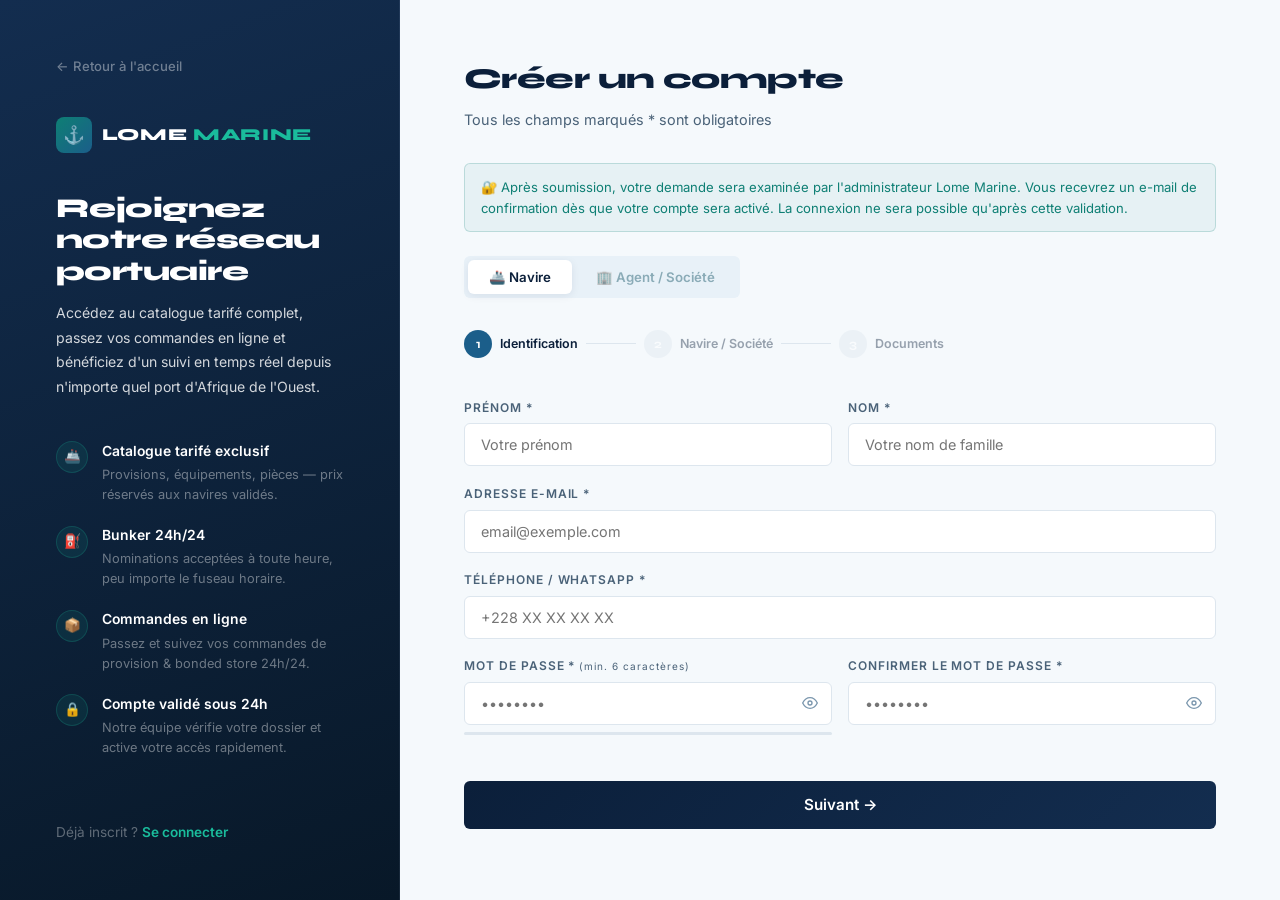
<file: frontend/pages/register.html>
<!DOCTYPE html>
<html lang="fr">
<head>
  <meta charset="UTF-8" />
  <meta name="viewport" content="width=device-width, initial-scale=1.0" />
  <title>Inscription — Lome Marine Supplier Global</title>
  <link rel="stylesheet" href="../css/style.css" />
  <style>
    /* Logo visible sur fond sombre */
    .reg-brand-logo .anchor-icon {
      width: 36px; height: 36px;
      background: linear-gradient(135deg, var(--teal) 0%, var(--sea) 100%);
      border-radius: 8px;
      display: flex; align-items: center; justify-content: center;
      font-size: 1.1rem; flex-shrink: 0;
    }
    .reg-brand-logo .brand-name {
      font-family: 'Syne', sans-serif;
      font-size: 1.05rem; font-weight: 800;
      color: #ffffff !important;
      letter-spacing: 0.04em;
    }
    .reg-brand-logo .brand-name .brand-accent { color: var(--teal-bright) !important; }

    /* Badge obligatoire */
    .doc-required-badge {
      display: inline-flex; align-items: center;
      font-size: 0.68rem; font-weight: 700;
      color: var(--coral);
      background: rgba(224,123,84,0.1);
      border: 1px solid rgba(224,123,84,0.25);
      padding: 0.15rem 0.55rem; border-radius: 10px;
      margin-left: 0.5rem; vertical-align: middle;
    }

    /* Champ invalide */
    .reg-field input.field-invalid,
    .reg-field select.field-invalid {
      border-color: var(--coral) !important;
      box-shadow: 0 0 0 3px rgba(224,123,84,0.12) !important;
    }
    .field-error-msg {
      display: block;
      color: var(--coral);
      font-size: 0.75rem;
      margin-top: 0.3rem;
    }

    /* Zone document en erreur */
    .reg-doc-zone.doc-error {
      border-color: var(--coral) !important;
      background: rgba(224,123,84,0.04) !important;
      animation: docShake 0.4s ease;
    }
    @keyframes docShake {
      0%,100% { transform: translateX(0); }
      25%      { transform: translateX(-4px); }
      75%      { transform: translateX(4px); }
    }

    /* Alerte documents manquants */
    .reg-doc-alert {
      display: none;
      padding: 0.8rem 1rem;
      background: rgba(224,123,84,0.1);
      border: 1px solid rgba(224,123,84,0.3);
      border-radius: var(--radius-sm);
      font-size: 0.85rem; color: var(--coral);
      margin-bottom: 1rem; font-weight: 500;
    }
    .reg-doc-alert.show { display: block; }

    /* Info validation admin */
    .reg-pending-info {
      background: rgba(14,127,116,0.06);
      border: 1px solid rgba(14,127,116,0.2);
      border-radius: var(--radius-sm);
      padding: 0.8rem 1rem;
      font-size: 0.82rem; color: var(--teal);
      line-height: 1.6; margin-bottom: 1.5rem;
    }

    /* Bouton toggle mot de passe — sobre et professionnel */
    .toggle-pwd {
      position: absolute;
      right: 0.85rem;
      top: 50%;
      transform: translateY(-50%);
      background: none;
      border: none;
      cursor: pointer;
      padding: 0;
      display: flex;
      align-items: center;
      justify-content: center;
      color: var(--gray-mid);
      transition: color 0.2s;
      line-height: 1;
    }
    .toggle-pwd:hover { color: var(--navy); }
    /* Icône SVG oeil — remplace l'emoji */
    .toggle-pwd svg { width: 16px; height: 16px; display: block; }

    /* Input number sans flèches */
    input[type=number]::-webkit-inner-spin-button,
    input[type=number]::-webkit-outer-spin-button { -webkit-appearance: none; margin: 0; }
    input[type=number] { -moz-appearance: textfield; }

    /* CGU erreur */
    .terms-error { color: var(--coral) !important; }
  </style>
</head>
<body class="register-page">

  <div class="reg-bg">
    <div class="reg-wave reg-wave-1"></div>
    <div class="reg-wave reg-wave-2"></div>
    <div class="reg-wave reg-wave-3"></div>
  </div>

  <div class="reg-wrapper">

    <!-- Panneau gauche -->
    <aside class="reg-brand">
      <a href="../index.html" class="reg-back">← Retour à l'accueil</a>

      <div class="reg-brand-logo">
        <span class="anchor-icon">⚓</span>
        <span class="brand-name">LOME <span class="brand-accent">MARINE</span></span>
      </div>

      <h2 class="reg-brand-title">Rejoignez notre réseau portuaire</h2>
      <p class="reg-brand-sub">
        Accédez au catalogue tarifé complet, passez vos commandes en ligne et bénéficiez d'un suivi en temps réel depuis n'importe quel port d'Afrique de l'Ouest.
      </p>

      <ul class="reg-features">
        <li>
          <span class="reg-feat-icon">🚢</span>
          <div>
            <strong>Catalogue tarifé exclusif</strong>
            <p>Provisions, équipements, pièces — prix réservés aux navires validés.</p>
          </div>
        </li>
        <li>
          <span class="reg-feat-icon">⛽</span>
          <div>
            <strong>Bunker 24h/24</strong>
            <p>Nominations acceptées à toute heure, peu importe le fuseau horaire.</p>
          </div>
        </li>
        <li>
          <span class="reg-feat-icon">📦</span>
          <div>
            <strong>Commandes en ligne</strong>
            <p>Passez et suivez vos commandes de provision & bonded store 24h/24.</p>
          </div>
        </li>
        <li>
          <span class="reg-feat-icon">🔒</span>
          <div>
            <strong>Compte validé sous 24h</strong>
            <p>Notre équipe vérifie votre dossier et active votre accès rapidement.</p>
          </div>
        </li>
      </ul>

      <div class="reg-already">
        Déjà inscrit ? <a href="login.html">Se connecter</a>
      </div>
    </aside>

    <!-- Panneau droit -->
    <main class="reg-form-panel">
      <div class="reg-form-header">
        <h1>Créer un compte</h1>
        <p>Tous les champs marqués * sont obligatoires</p>
      </div>

      <div class="reg-pending-info">
        🔐 Après soumission, votre demande sera examinée par l'administrateur Lome Marine.
        Vous recevrez un e-mail de confirmation dès que votre compte sera activé.
        La connexion ne sera possible qu'après cette validation.
      </div>

      <div class="reg-tabs">
        <button class="reg-tab active" onclick="switchRegTab(this, 'vessel')">🚢 Navire</button>
        <button class="reg-tab" onclick="switchRegTab(this, 'agent')">🏢 Agent / Société</button>
      </div>

      <div class="reg-steps">
        <div class="reg-step active" data-step="1"><span>1</span><p>Identification</p></div>
        <div class="reg-step-line"></div>
        <div class="reg-step" data-step="2"><span>2</span><p>Navire / Société</p></div>
        <div class="reg-step-line"></div>
        <div class="reg-step" data-step="3"><span>3</span><p>Documents</p></div>
      </div>

      <form class="reg-form" id="registerForm" novalidate>

        <!-- ══ ÉTAPE 1 — Identification ══ -->
        <div class="reg-step-content active" id="step1">

          <div class="reg-field-group">
            <div class="reg-field">
              <label for="firstName">Prénom *</label>
              <input type="text" id="firstName" name="firstName" placeholder="Votre prénom" autocomplete="given-name" />
            </div>
            <div class="reg-field">
              <label for="lastName">Nom *</label>
              <input type="text" id="lastName" name="lastName" placeholder="Votre nom de famille" autocomplete="family-name" />
            </div>
          </div>

          <div class="reg-field">
            <label for="regEmail">Adresse e-mail *</label>
            <input type="email" id="regEmail" name="email" placeholder="email@exemple.com" autocomplete="email" />
          </div>

          <div class="reg-field">
            <label for="regPhone">Téléphone / WhatsApp *</label>
            <input type="tel" id="regPhone" name="phone" placeholder="+228 XX XX XX XX" autocomplete="tel" />
          </div>

          <div class="reg-field-group">
            <div class="reg-field">
              <label for="regPassword">Mot de passe * <small style="font-weight:400;text-transform:none;">(min. 6 caractères)</small></label>
              <div class="reg-input-icon">
                <input type="password" id="regPassword" name="password" placeholder="••••••••" autocomplete="new-password" />
                <button type="button" class="toggle-pwd" id="btnTogglePwd1" aria-label="Afficher le mot de passe">
                  <svg viewBox="0 0 24 24" fill="none" stroke="currentColor" stroke-width="2" stroke-linecap="round" stroke-linejoin="round">
                    <path d="M1 12s4-8 11-8 11 8 11 8-4 8-11 8-11-8-11-8z"/>
                    <circle cx="12" cy="12" r="3"/>
                  </svg>
                </button>
              </div>
              <div class="pwd-strength"><div class="pwd-bar" id="pwdBar"></div></div>
              <small class="pwd-label" id="pwdLabel"></small>
            </div>
            <div class="reg-field">
              <label for="regConfirm">Confirmer le mot de passe *</label>
              <div class="reg-input-icon">
                <input type="password" id="regConfirm" name="confirm" placeholder="••••••••" autocomplete="new-password" />
                <button type="button" class="toggle-pwd" id="btnTogglePwd2" aria-label="Afficher le mot de passe">
                  <svg viewBox="0 0 24 24" fill="none" stroke="currentColor" stroke-width="2" stroke-linecap="round" stroke-linejoin="round">
                    <path d="M1 12s4-8 11-8 11 8 11 8-4 8-11 8-11-8-11-8z"/>
                    <circle cx="12" cy="12" r="3"/>
                  </svg>
                </button>
              </div>
            </div>
          </div>

          <button type="button" class="reg-btn-next" onclick="goStep(2)">Suivant →</button>
        </div>

        <!-- ══ ÉTAPE 2 — Navire ou Société ══ -->
        <div class="reg-step-content" id="step2">

          <!-- Champs Navire -->
          <div id="vesselFields">
            <div class="reg-field-group">
              <div class="reg-field">
                <label for="vesselName">Nom du navire *</label>
                <input type="text" id="vesselName" name="vesselName" placeholder="MV Atlantic Star" />
              </div>
              <div class="reg-field">
                <label for="imoNumber">Numéro IMO *</label>
                <input type="text" id="imoNumber" name="imoNumber" placeholder="IMO 1234567" />
              </div>
            </div>
            <div class="reg-field-group">
              <div class="reg-field">
                <label for="vesselType">Type de navire *</label>
                <select id="vesselType" name="vesselType">
                  <option value="">Sélectionner…</option>
                  <option>Bulk Carrier</option>
                  <option>Tanker</option>
                  <option>Cargo / Container</option>
                  <option>Cruise Ship</option>
                  <option>Offshore Supply Boat</option>
                  <option>Tug / Barge</option>
                  <option>Oil Rig</option>
                  <option>Autre</option>
                </select>
              </div>
              <div class="reg-field">
                <label for="vesselFlag">Pavillon *</label>
                <input type="text" id="vesselFlag" name="vesselFlag" placeholder="Panama, Togo, Ghana…" />
              </div>
            </div>
            <div class="reg-field-group">
              <div class="reg-field">
                <label for="callSign">Indicatif radio</label>
                <input type="text" id="callSign" name="callSign" placeholder="ABCD1" />
              </div>
              <div class="reg-field">
                <label for="grossTonnage">Jauge brute (GT)</label>
                <!-- min="1" interdit 0 et négatif ; type text + pattern pour contrôle total -->
                <input type="number" id="grossTonnage" name="grossTonnage"
                       placeholder="15000" min="1" step="1"
                       onkeydown="return event.key !== '-' && event.key !== 'e'"
                       oninput="if(this.value < 1 && this.value !== '') this.value = 1;" />
              </div>
            </div>
          </div>

          <!-- Champs Agent/Société -->
          <div id="agentFields" class="hidden">
            <div class="reg-field">
              <label for="companyName">Raison sociale *</label>
              <input type="text" id="companyName" name="companyName" placeholder="Atlantic Shipping SARL" />
            </div>
            <div class="reg-field-group">
              <div class="reg-field">
                <label for="regNumber">Numéro RCCM / RC *</label>
                <input type="text" id="regNumber" name="regNumber" placeholder="TG-LOM-2023-XXXX" />
              </div>
              <div class="reg-field">
                <label for="country">Pays d'immatriculation *</label>
                <input type="text" id="country" name="country" placeholder="Togo, Ghana, Nigeria…" />
              </div>
            </div>
            <div class="reg-field">
              <label for="companyAddress">Adresse complète *</label>
              <input type="text" id="companyAddress" name="companyAddress" placeholder="Boulevard du Mono, Lomé" />
            </div>
          </div>

          <!-- Port principal — commun -->
          <div class="reg-field">
            <label for="homePort">Port principal d'escale *</label>
            <select id="homePort" name="homePort">
              <option value="">Sélectionner un port…</option>
              <optgroup label="🇹🇬 Togo"><option>Lomé</option></optgroup>
              <optgroup label="🇳🇬 Nigeria">
                <option>Lagos</option><option>Port-Harcourt</option>
                <option>Onne</option><option>Calabar</option>
                <option>Warri / Escravos</option>
              </optgroup>
              <optgroup label="🇧🇯 Bénin"><option>Cotonou</option></optgroup>
              <optgroup label="🇬🇭 Ghana"><option>Tema</option><option>Takoradi</option></optgroup>
              <optgroup label="🇨🇲 Cameroun"><option>Douala</option><option>Kribi</option></optgroup>
              <optgroup label="🇨🇮 Côte d'Ivoire"><option>Abidjan</option></optgroup>
            </select>
          </div>

          <div class="reg-btn-row">
            <button type="button" class="reg-btn-back" onclick="goStep(1)">← Retour</button>
            <button type="button" class="reg-btn-next" onclick="goStep(3)">Suivant →</button>
          </div>
        </div>

        <!-- ══ ÉTAPE 3 — Documents ══ -->
        <div class="reg-step-content" id="step3">

          <p class="reg-doc-intro">
            Pour valider votre compte, vous devez joindre <strong>tous les documents obligatoires</strong>.
            La demande ne sera pas envoyée si un document manque.
            Formats acceptés : PDF, JPG, PNG (max 5 Mo chacun).
          </p>

          <div class="reg-doc-alert" id="docAlert">
            ⚠️ Veuillez téléverser tous les documents obligatoires avant de soumettre votre demande.
          </div>

          <!-- Document 1 — Obligatoire -->
          <div class="reg-doc-zone" id="dropDoc1" onclick="document.getElementById('docCertificle').click()">
            <input type="file" id="docCertificle" name="docCertificle"
                   accept=".pdf,.jpg,.png" class="hidden"
                   onchange="trackDoc(this,'label1','dropDoc1','docCertificle')" />
            <span class="doc-icon">📄</span>
            <div style="flex:1">
              <p>
                <strong>Certificat d'immatriculation / Acte de constitution</strong>
                <span class="doc-required-badge">Obligatoire</span>
              </p>
              <small id="label1">Glissez votre fichier ici ou cliquez pour parcourir</small>
            </div>
          </div>

          <!-- Document 2 — Obligatoire -->
          <div class="reg-doc-zone" id="dropDoc2" onclick="document.getElementById('docID').click()">
            <input type="file" id="docID" name="docID"
                   accept=".pdf,.jpg,.png" class="hidden"
                   onchange="trackDoc(this,'label2','dropDoc2','docID')" />
            <span class="doc-icon">🪪</span>
            <div style="flex:1">
              <p>
                <strong>Pièce d'identité du responsable</strong>
                <span class="doc-required-badge">Obligatoire</span>
              </p>
              <small id="label2">Glissez votre fichier ici ou cliquez pour parcourir</small>
            </div>
          </div>

          <!-- Document 3 — Optionnel -->
          <div class="reg-doc-zone optional" id="dropDoc3" onclick="document.getElementById('docOther').click()">
            <input type="file" id="docOther" name="docOther"
                   accept=".pdf,.jpg,.png" class="hidden"
                   onchange="trackDoc(this,'label3','dropDoc3',null)" />
            <span class="doc-icon">📋</span>
            <div style="flex:1">
              <p>
                <strong>Document supplémentaire</strong>
                <span class="badge-opt">Optionnel</span>
              </p>
              <small id="label3">Licence d'agent, lettre de mandat, acte de constitution…</small>
            </div>
          </div>

          <div class="reg-field reg-checkbox-field">
            <label class="reg-checkbox-label" id="termsLabel">
              <input type="checkbox" id="acceptTerms" name="acceptTerms" />
              <span>J'accepte les <a href="#" target="_blank">conditions générales d'utilisation</a>
              et la <a href="#" target="_blank">politique de confidentialité</a> de Lome Marine Supplier Global.</span>
            </label>
          </div>

          <div class="reg-btn-row">
            <button type="button" class="reg-btn-back" onclick="goStep(2)">← Retour</button>
            <button type="submit" class="reg-btn-submit" id="submitBtn">
              <span id="submitText">Soumettre ma demande</span>
              <span id="submitSpinner" class="hidden">⏳ Envoi en cours…</span>
            </button>
          </div>
        </div>

      </form>

      <!-- Message succès -->
      <div class="reg-success hidden" id="regSuccess">
        <div class="success-icon">⚓</div>
        <h2>Demande envoyée !</h2>
        <p>
          Notre équipe examinera votre dossier et activera votre compte sous <strong>24 heures</strong>.<br/>
          <strong>Vous ne pourrez vous connecter qu'après validation par l'administrateur.</strong><br/>
          Un e-mail de confirmation vous sera envoyé à l'adresse renseignée.
        </p>
        <a href="login.html" class="reg-btn-next" style="display:inline-block;margin-top:1.5rem;">Retour à la connexion</a>
      </div>

    </main>
  </div>

  <script src="../js/main.js"></script>

  <script>
  // ═══════════════════════════════════════════════════════
  //  TOGGLE MOT DE PASSE — attaché via addEventListener
  //  (évite tout conflit avec main.js)
  // ═══════════════════════════════════════════════════════
  (function() {
    var EYE_OPEN = '<path d="M1 12s4-8 11-8 11 8 11 8-4 8-11 8-11-8-11-8z"/><circle cx="12" cy="12" r="3"/>';
    var EYE_SHUT = '<path d="M17.94 17.94A10.07 10.07 0 0 1 12 20c-7 0-11-8-11-8a18.45 18.45 0 0 1 5.06-5.94M9.9 4.24A9.12 9.12 0 0 1 12 4c7 0 11 8 11 8a18.5 18.5 0 0 1-2.16 3.19"/><line x1="1" y1="1" x2="23" y2="23"/>';

    function bindToggle(btnId, inputId) {
      var btn   = document.getElementById(btnId);
      var input = document.getElementById(inputId);
      if (!btn || !input) return;

      // Supprimer tout onclick résiduel
      btn.removeAttribute('onclick');

      btn.addEventListener('click', function(e) {
        e.preventDefault();
        e.stopPropagation();
        var visible = (input.type === 'text');
        input.type  = visible ? 'password' : 'text';
        var svg = btn.querySelector('svg');
        if (svg) svg.innerHTML = visible ? EYE_OPEN : EYE_SHUT;
        btn.setAttribute('aria-label', visible ? 'Afficher le mot de passe' : 'Masquer le mot de passe');
      });
    }

    // Attacher après chargement complet du DOM
    if (document.readyState === 'loading') {
      document.addEventListener('DOMContentLoaded', function() {
        bindToggle('btnTogglePwd1', 'regPassword');
        bindToggle('btnTogglePwd2', 'regConfirm');
      });
    } else {
      bindToggle('btnTogglePwd1', 'regPassword');
      bindToggle('btnTogglePwd2', 'regConfirm');
    }
  })();

  // ═══════════════════════════════════════════════════════
  //  TRACKING DOCUMENTS OBLIGATOIRES
  // ═══════════════════════════════════════════════════════
  const requiredDocs = { docCertificle: false, docID: false };

  window.trackDoc = function(input, labelId, zoneId, docKey) {
    const label = document.getElementById(labelId);
    const zone  = document.getElementById(zoneId);
    if (input.files && input.files[0]) {
      if (label) label.textContent = '✓ ' + input.files[0].name;
      if (zone)  { zone.classList.add('uploaded'); zone.classList.remove('doc-error'); }
      if (docKey && requiredDocs.hasOwnProperty(docKey)) requiredDocs[docKey] = true;
      document.getElementById('docAlert').classList.remove('show');
    }
  };

  document.querySelectorAll('.reg-doc-zone').forEach(zone => {
    zone.addEventListener('click', () => zone.classList.remove('doc-error'));
  });

  // ═══════════════════════════════════════════════════════
  //  UTILITAIRE : marquer un champ invalide
  // ═══════════════════════════════════════════════════════
  function markInvalid(el, msg) {
    // Nettoyer ancien message
    const parent = el.closest('.reg-input-icon')
      ? el.closest('.reg-input-icon').parentElement
      : el.parentElement;
    const old = parent.querySelector('.field-error-msg');
    if (old) old.remove();

    el.classList.add('field-invalid');

    const err = document.createElement('small');
    err.className   = 'field-error-msg';
    err.textContent = msg;
    parent.appendChild(err);

    el.focus();
    el.scrollIntoView({ behavior: 'smooth', block: 'center' });

    // Auto-effacement
    const clear = () => {
      el.classList.remove('field-invalid');
      if (err.parentNode) err.remove();
      el.removeEventListener('input',  clear);
      el.removeEventListener('change', clear);
    };
    el.addEventListener('input',  clear);
    el.addEventListener('change', clear);
  }

  // ═══════════════════════════════════════════════════════
  //  VALIDATION ÉTAPE 1
  // ═══════════════════════════════════════════════════════
  function validateStep1() {
    const firstName = document.getElementById('firstName');
    const lastName  = document.getElementById('lastName');
    const email     = document.getElementById('regEmail');
    const phone     = document.getElementById('regPhone');
    const pwd       = document.getElementById('regPassword');
    const confirm   = document.getElementById('regConfirm');

    if (!firstName.value.trim()) {
      markInvalid(firstName, 'Veuillez saisir votre prénom.'); return false;
    }
    if (!lastName.value.trim()) {
      markInvalid(lastName, 'Veuillez saisir votre nom.'); return false;
    }
    const emailVal = email.value.trim();
    if (!emailVal || !emailVal.includes('@') || emailVal.indexOf('.', emailVal.indexOf('@')) === -1) {
      markInvalid(email, 'Veuillez saisir une adresse e-mail valide.'); return false;
    }
    if (!phone.value.trim()) {
      markInvalid(phone, 'Veuillez saisir votre numéro de téléphone.'); return false;
    }
    if (pwd.value.length < 6) {
      markInvalid(pwd, 'Le mot de passe doit contenir au moins 6 caractères.'); return false;
    }
    if (!confirm.value || confirm.value !== pwd.value) {
      markInvalid(confirm, 'Les mots de passe ne correspondent pas.'); return false;
    }
    return true;
  }

  // ═══════════════════════════════════════════════════════
  //  VALIDATION ÉTAPE 2
  // ═══════════════════════════════════════════════════════
  function validateStep2() {
    const isAgent = !document.getElementById('agentFields').classList.contains('hidden');
    const homePort = document.getElementById('homePort');

    if (!isAgent) {
      const vesselName = document.getElementById('vesselName');
      const imoNumber  = document.getElementById('imoNumber');
      const vesselType = document.getElementById('vesselType');
      const vesselFlag = document.getElementById('vesselFlag');

      if (!vesselName.value.trim()) { markInvalid(vesselName, 'Veuillez saisir le nom du navire.'); return false; }
      if (!imoNumber.value.trim())  { markInvalid(imoNumber,  'Veuillez saisir le numéro IMO.'); return false; }
      if (!vesselType.value)        { markInvalid(vesselType, 'Veuillez sélectionner le type de navire.'); return false; }
      if (!vesselFlag.value.trim()) { markInvalid(vesselFlag, 'Veuillez saisir le pavillon.'); return false; }

      // Jauge brute : si renseignée, doit être > 0
      const gt = document.getElementById('grossTonnage');
      if (gt.value !== '' && (isNaN(parseInt(gt.value)) || parseInt(gt.value) < 1)) {
        markInvalid(gt, 'La jauge brute doit être un nombre positif.'); return false;
      }
    } else {
      const companyName    = document.getElementById('companyName');
      const regNumber      = document.getElementById('regNumber');
      const country        = document.getElementById('country');
      const companyAddress = document.getElementById('companyAddress');

      if (!companyName.value.trim())    { markInvalid(companyName,    'Veuillez saisir la raison sociale.'); return false; }
      if (!regNumber.value.trim())      { markInvalid(regNumber,      'Veuillez saisir le numéro RCCM.'); return false; }
      if (!country.value.trim())        { markInvalid(country,        "Veuillez saisir le pays d'immatriculation."); return false; }
      if (!companyAddress.value.trim()) { markInvalid(companyAddress, "Veuillez saisir l'adresse complète."); return false; }
    }

    if (!homePort.value) { markInvalid(homePort, "Veuillez sélectionner un port d'escale."); return false; }
    return true;
  }

  // ═══════════════════════════════════════════════════════
  //  NAVIGATION ENTRE ÉTAPES avec validation stricte
  // ═══════════════════════════════════════════════════════
  let currentRegStep = 1;

  window.goStep = function(targetStep) {
    // Valider l'étape courante avant d'avancer
    if (targetStep > currentRegStep) {
      if (currentRegStep === 1 && !validateStep1()) return;
      if (currentRegStep === 2 && !validateStep2()) return;
    }

    // Mettre à jour les contenus
    document.querySelectorAll('.reg-step-content').forEach(s => s.classList.remove('active'));
    const target = document.getElementById('step' + targetStep);
    if (target) target.classList.add('active');

    // Mettre à jour les indicateurs
    document.querySelectorAll('.reg-step').forEach((el, i) => {
      el.classList.remove('active', 'done');
      if (i + 1 < targetStep)      el.classList.add('done');
      else if (i + 1 === targetStep) el.classList.add('active');
    });

    currentRegStep = targetStep;
    window.scrollTo({ top: 0, behavior: 'smooth' });
  };

  // Exposer pour main.js si nécessaire
  window.validateRegStep = function(step) {
    if (step === 1) return validateStep1();
    if (step === 2) return validateStep2();
    return true;
  };

  // Exposer switchRegTab si main.js ne la définit pas encore
  window.switchRegTab = window.switchRegTab || function(btn, type) {
    document.querySelectorAll('.reg-tab').forEach(t => t.classList.remove('active'));
    btn.classList.add('active');
    const vesselFields = document.getElementById('vesselFields');
    const agentFields  = document.getElementById('agentFields');
    if (!vesselFields || !agentFields) return;
    if (type === 'vessel') {
      vesselFields.classList.remove('hidden');
      agentFields.classList.add('hidden');
    } else {
      vesselFields.classList.add('hidden');
      agentFields.classList.remove('hidden');
    }
  };

  // ═══════════════════════════════════════════════════════
  //  SOUMISSION FINALE — validation complète bloquante
  // ═══════════════════════════════════════════════════════
  document.getElementById('registerForm').addEventListener('submit', function(e) {
    e.preventDefault(); // Toujours bloquer l'envoi natif

    // 1. Revalider étape 1
    if (!validateStep1()) {
      goStep(1);
      return;
    }

    // 2. Revalider étape 2
    if (!validateStep2()) {
      goStep(2);
      return;
    }

    // 3. Documents obligatoires
    let docsOk = true;
    if (!requiredDocs.docCertificle) {
      document.getElementById('dropDoc1').classList.add('doc-error');
      docsOk = false;
    }
    if (!requiredDocs.docID) {
      document.getElementById('dropDoc2').classList.add('doc-error');
      docsOk = false;
    }
    if (!docsOk) {
      const docAlert = document.getElementById('docAlert');
      docAlert.classList.add('show');
      docAlert.scrollIntoView({ behavior: 'smooth', block: 'center' });
      return;
    }

    // 4. CGU
    const terms      = document.getElementById('acceptTerms');
    const termsLabel = document.getElementById('termsLabel');
    if (!terms.checked) {
      termsLabel.classList.add('terms-error');
      termsLabel.scrollIntoView({ behavior: 'smooth', block: 'center' });
      terms.addEventListener('change', function onCheck() {
        termsLabel.classList.remove('terms-error');
        terms.removeEventListener('change', onCheck);
      });
      return;
    }

    // ✅ Tout est valide — lancer l'envoi
    const btn  = document.getElementById('submitBtn');
    const text = document.getElementById('submitText');
    const spin = document.getElementById('submitSpinner');
    btn.disabled = true;
    text.classList.add('hidden');
    spin.classList.remove('hidden');

    // Simulation — à remplacer par fetch() vers API PHP
    setTimeout(() => {
      document.getElementById('registerForm').classList.add('hidden');
      document.getElementById('regSuccess').classList.remove('hidden');
      window.scrollTo({ top: 0, behavior: 'smooth' });
    }, 1800);
  });

  // ═══════════════════════════════════════════════════════
  //  FORCE MOT DE PASSE
  // ═══════════════════════════════════════════════════════
  document.getElementById('regPassword').addEventListener('input', function() {
    const val = this.value;
    const bar = document.getElementById('pwdBar');
    const lbl = document.getElementById('pwdLabel');
    if (!bar || !lbl) return;
    let score = 0;
    if (val.length >= 6)          score++;
    if (val.length >= 10)         score++;
    if (/[A-Z]/.test(val))        score++;
    if (/[0-9]/.test(val))        score++;
    if (/[^A-Za-z0-9]/.test(val)) score++;
    const widths = ['0%','20%','45%','65%','85%','100%'];
    const colors = ['','#e07b54','#e8a838','#e8a838','#1abc9c','#0e7f74'];
    const labels = ['','Très faible','Faible','Moyen','Fort','Très fort'];
    bar.style.width      = widths[score];
    bar.style.background = colors[score];
    lbl.textContent      = labels[score];
  });
  </script>

</body>
</html>
</file>
<file: frontend/css/style.css>
/* ═══════════════════════════════════════════
   LOME MARINE SUPPLIER GLOBAL
   Palette : Océan · Acier · Sel · Corail
═══════════════════════════════════════════ */
@import url('https://fonts.googleapis.com/css2?family=Inter:wght@300;400;500;600;700&family=Syne:wght@600;700;800&display=swap');

:root {
  /* Couleurs principales */
  --navy:        #0b1f3a;   /* Bleu marine nuit */
  --navy-soft:   #132d4f;   /* Bleu marine doux */
  --sea:         #1b5e8a;   /* Bleu mer */
  --sea-light:   #2980b9;   /* Bleu ciel marin */
  --teal:        #0e7f74;   /* Vert-bleu mer profonde */
  --teal-bright: #1abc9c;   /* Écume turquoise */
  --steel:       #4a7fa5;   /* Acier maritime */
  --coral:       #e07b54;   /* Corail signal */
  --amber:       #e8a838;   /* Ambre balise */

  /* Neutres */
  --white:       #ffffff;
  --salt:        #f5f9fc;   /* Blanc sel */
  --mist:        #e8f1f8;   /* Brume marine */
  --gray-light:  #dde6ee;
  --gray-mid:    #7a96ad;
  --gray-dark:   #3d5a70;
  --text:        #1a2e3d;
  --text-soft:   #4a6278;
  --text-muted:  #8aabb7;

  /* Typographie */
  --font-head: 'Syne', sans-serif;
  --font-body: 'Inter', sans-serif;

  /* Ombres */
  --shadow-sm:  0 2px 8px rgba(11,31,58,0.08);
  --shadow-md:  0 8px 24px rgba(11,31,58,0.12);
  --shadow-lg:  0 20px 50px rgba(11,31,58,0.18);

  /* Rayon */
  --radius:     10px;
  --radius-sm:  6px;
}

/* ── Reset ── */
*, *::before, *::after { box-sizing: border-box; margin: 0; padding: 0; }
html { scroll-behavior: smooth; font-size: 16px; }
body { font-family: var(--font-body); color: var(--text); background: var(--white); overflow-x: hidden; line-height: 1.6; }
img { max-width: 100%; display: block; }
a { text-decoration: none; }

/* ══════════════════════════════════════
   NAVBAR
══════════════════════════════════════ */
.navbar {
  position: fixed; top: 0; left: 0; right: 0; z-index: 200;
  height: 70px;
  display: flex; align-items: center; justify-content: space-between;
  padding: 0 5rem;
  background: rgba(11,31,58,0.97);
  backdrop-filter: blur(16px);
  border-bottom: 1px solid rgba(27,188,156,0.18);
  transition: box-shadow 0.3s;
}

.navbar.scrolled { box-shadow: 0 4px 30px rgba(0,0,0,0.35); }

.navbar-logo {
  display: flex; align-items: center; gap: 0.6rem;
}

.logo-icon {
  width: 36px; height: 36px;
  background: linear-gradient(135deg, var(--teal) 0%, var(--sea) 100%);
  border-radius: 8px;
  display: flex; align-items: center; justify-content: center;
  font-size: 1.1rem;
}

.logo-text {
  font-family: var(--font-head);
  font-size: 1.1rem;
  font-weight: 800;
  color: var(--white);
  letter-spacing: 0.02em;
}

.logo-text span { color: var(--teal-bright); }

.navbar-links {
  display: flex; align-items: center; gap: 2rem;
  list-style: none;
}

.navbar-links a {
  font-size: 0.875rem;
  font-weight: 500;
  color: rgba(255,255,255,0.65);
  transition: color 0.2s;
  position: relative;
  padding-bottom: 2px;
}

.navbar-links a::after {
  content: '';
  position: absolute;
  bottom: 0; left: 0; right: 0;
  height: 1px;
  background: var(--teal-bright);
  transform: scaleX(0);
  transition: transform 0.2s;
}

.navbar-links a:hover { color: var(--white); }
.navbar-links a:hover::after { transform: scaleX(1); }

.navbar-actions { display: flex; align-items: center; gap: 0.75rem; }

.btn-ghost {
  padding: 0.5rem 1.1rem;
  background: transparent;
  border: 1px solid rgba(255,255,255,0.2);
  color: rgba(255,255,255,0.8);
  font-family: var(--font-body);
  font-size: 0.85rem;
  font-weight: 500;
  border-radius: var(--radius-sm);
  cursor: pointer;
  transition: all 0.2s;
}

.btn-ghost:hover { border-color: var(--teal-bright); color: var(--teal-bright); }

.btn-primary {
  padding: 0.5rem 1.3rem;
  background: linear-gradient(135deg, var(--teal) 0%, var(--sea) 100%);
  color: var(--white);
  font-family: var(--font-body);
  font-size: 0.85rem;
  font-weight: 600;
  border: none;
  border-radius: var(--radius-sm);
  cursor: pointer;
  transition: opacity 0.2s, transform 0.2s;
  box-shadow: 0 4px 14px rgba(14,127,116,0.35);
}

.btn-primary:hover { opacity: 0.9; transform: translateY(-1px); }

.nav-hamburger {
  display: none;
  background: none;
  border: none;
  color: var(--white);
  font-size: 1.4rem;
  cursor: pointer;
  padding: 0.3rem;
}

/* ══════════════════════════════════════
   HERO
══════════════════════════════════════ */
.hero {
  min-height: 100vh;
  background: var(--navy);
  display: grid;
  grid-template-columns: 1fr 1fr;
  align-items: center;
  padding: 8rem 5rem 5rem;
  gap: 4rem;
  position: relative;
  overflow: hidden;
}

.hero-bg {
  position: absolute; inset: 0; z-index: 0;
  background:
    radial-gradient(ellipse 65% 70% at 100% 50%, rgba(27,94,138,0.22) 0%, transparent 65%),
    radial-gradient(ellipse 45% 45% at 0% 100%, rgba(14,127,116,0.12) 0%, transparent 60%);
}

.hero-grid-lines {
  position: absolute; inset: 0; z-index: 0;
  background-image:
    linear-gradient(rgba(255,255,255,0.025) 1px, transparent 1px),
    linear-gradient(90deg, rgba(255,255,255,0.025) 1px, transparent 1px);
  background-size: 50px 50px;
}

.hero-left { position: relative; z-index: 1; }

.hero-badge {
  display: inline-flex; align-items: center; gap: 0.5rem;
  background: rgba(27,188,156,0.1);
  border: 1px solid rgba(27,188,156,0.25);
  padding: 0.35rem 0.9rem;
  border-radius: 20px;
  margin-bottom: 1.8rem;
}

.hero-badge-dot {
  width: 7px; height: 7px;
  background: var(--teal-bright);
  border-radius: 50%;
  animation: pulse 2s infinite;
}

@keyframes pulse {
  0%, 100% { opacity: 1; transform: scale(1); }
  50% { opacity: 0.5; transform: scale(1.3); }
}

.hero-badge span {
  font-size: 0.75rem;
  font-weight: 600;
  color: var(--teal-bright);
  letter-spacing: 0.05em;
  text-transform: uppercase;
}

.hero h1 {
  font-family: var(--font-head);
  font-size: clamp(2.2rem, 4vw, 3.4rem);
  font-weight: 800;
  color: var(--white);
  line-height: 1.12;
  margin-bottom: 1.4rem;
  letter-spacing: -0.02em;
}

.hero h1 .highlight {
  background: linear-gradient(90deg, var(--teal-bright), var(--sea-light));
  -webkit-background-clip: text;
  -webkit-text-fill-color: transparent;
  background-clip: text;
}

.hero-desc {
  font-size: 1.05rem;
  color: rgba(255,255,255,0.55);
  line-height: 1.75;
  max-width: 480px;
  margin-bottom: 2.5rem;
  font-weight: 300;
}

.hero-actions { display: flex; gap: 1rem; flex-wrap: wrap; margin-bottom: 3.5rem; }

.btn-hero-primary {
  padding: 0.85rem 2rem;
  background: linear-gradient(135deg, var(--teal) 0%, var(--sea) 100%);
  color: var(--white);
  font-family: var(--font-body);
  font-size: 0.95rem;
  font-weight: 600;
  border: none;
  border-radius: var(--radius-sm);
  cursor: pointer;
  transition: all 0.2s;
  box-shadow: 0 6px 20px rgba(14,127,116,0.4);
  display: inline-flex; align-items: center; gap: 0.5rem;
}

.btn-hero-primary:hover { transform: translateY(-2px); box-shadow: 0 10px 28px rgba(14,127,116,0.5); }

.btn-hero-secondary {
  padding: 0.85rem 2rem;
  background: rgba(255,255,255,0.06);
  color: rgba(255,255,255,0.85);
  font-family: var(--font-body);
  font-size: 0.95rem;
  font-weight: 500;
  border: 1px solid rgba(255,255,255,0.15);
  border-radius: var(--radius-sm);
  cursor: pointer;
  transition: all 0.2s;
  display: inline-flex; align-items: center; gap: 0.5rem;
}

.btn-hero-secondary:hover { background: rgba(255,255,255,0.1); border-color: rgba(255,255,255,0.3); }

.hero-stats {
  display: flex; gap: 2.5rem;
  padding-top: 2rem;
  border-top: 1px solid rgba(255,255,255,0.08);
}

.hero-stat strong {
  display: block;
  font-family: var(--font-head);
  font-size: 1.9rem;
  font-weight: 700;
  color: var(--white);
  line-height: 1;
}

.hero-stat strong span { color: var(--teal-bright); }

.hero-stat p {
  font-size: 0.78rem;
  color: rgba(255,255,255,0.4);
  margin-top: 0.3rem;
  font-weight: 400;
  text-transform: uppercase;
  letter-spacing: 0.06em;
}

/* Carte droite hero */
.hero-right { position: relative; z-index: 1; }

.hero-card {
  background: rgba(255,255,255,0.04);
  border: 1px solid rgba(255,255,255,0.1);
  border-radius: var(--radius);
  padding: 2rem;
  backdrop-filter: blur(10px);
}

.hero-card-title {
  font-family: var(--font-head);
  font-size: 0.8rem;
  font-weight: 700;
  color: var(--teal-bright);
  text-transform: uppercase;
  letter-spacing: 0.1em;
  margin-bottom: 1.5rem;
  display: flex; align-items: center; gap: 0.5rem;
}

.hero-card-title::before {
  content: '';
  width: 8px; height: 8px;
  background: var(--teal-bright);
  border-radius: 50%;
}

.hero-port-list { display: flex; flex-direction: column; gap: 0; }

.hero-port-item {
  display: flex; align-items: center; justify-content: space-between;
  padding: 0.85rem 0;
  border-bottom: 1px solid rgba(255,255,255,0.06);
}

.hero-port-item:last-child { border-bottom: none; }

.port-info { display: flex; align-items: center; gap: 0.75rem; }

.port-flag { font-size: 1.1rem; }

.port-name {
  font-size: 0.9rem;
  font-weight: 500;
  color: rgba(255,255,255,0.8);
}

.port-country {
  font-size: 0.75rem;
  color: rgba(255,255,255,0.35);
  margin-top: 0.1rem;
}

.port-status {
  font-size: 0.72rem;
  font-weight: 600;
  padding: 0.2rem 0.65rem;
  border-radius: 12px;
  text-transform: uppercase;
  letter-spacing: 0.05em;
}

.port-status.active {
  background: rgba(27,188,156,0.15);
  color: var(--teal-bright);
  border: 1px solid rgba(27,188,156,0.25);
}

.port-status.hq {
  background: rgba(232,168,56,0.15);
  color: var(--amber);
  border: 1px solid rgba(232,168,56,0.25);
}

/* ══════════════════════════════════════
   SECTION GÉNÉRIQUE
══════════════════════════════════════ */
.section { padding: 6rem 5rem; }
.section-dark { background: var(--navy); }
.section-light { background: var(--salt); }
.section-white { background: var(--white); }

.section-tag {
  display: inline-flex; align-items: center; gap: 0.5rem;
  font-size: 0.75rem;
  font-weight: 600;
  letter-spacing: 0.12em;
  text-transform: uppercase;
  color: var(--teal);
  margin-bottom: 0.8rem;
}

.section-tag::before {
  content: '';
  width: 18px; height: 2px;
  background: var(--teal);
  border-radius: 2px;
}

.section-title {
  font-family: var(--font-head);
  font-size: clamp(1.7rem, 3vw, 2.4rem);
  font-weight: 800;
  color: var(--navy);
  line-height: 1.15;
  letter-spacing: -0.02em;
  margin-bottom: 0.8rem;
}

.section-title-light { color: var(--white); }

.section-subtitle {
  font-size: 1rem;
  color: var(--text-soft);
  line-height: 1.7;
  max-width: 540px;
  font-weight: 400;
}

.section-subtitle-light { color: rgba(255,255,255,0.5); }

.section-header { margin-bottom: 3.5rem; }

.section-header-row {
  display: flex; justify-content: space-between; align-items: flex-end;
  margin-bottom: 3.5rem; gap: 2rem; flex-wrap: wrap;
}

/* ══════════════════════════════════════
   SERVICES
══════════════════════════════════════ */
.services-grid {
  display: grid;
  grid-template-columns: repeat(4, 1fr);
  gap: 1.5rem;
}

.service-card {
  background: var(--white);
  border: 1px solid var(--gray-light);
  border-radius: var(--radius);
  padding: 2rem 1.8rem;
  transition: all 0.3s;
  cursor: default;
  position: relative;
  overflow: hidden;
}

.service-card::before {
  content: '';
  position: absolute;
  top: 0; left: 0; right: 0;
  height: 3px;
  background: linear-gradient(90deg, var(--teal), var(--sea));
  transform: scaleX(0);
  transform-origin: left;
  transition: transform 0.3s;
}

.service-card:hover {
  border-color: var(--gray-mid);
  box-shadow: var(--shadow-md);
  transform: translateY(-4px);
}

.service-card:hover::before { transform: scaleX(1); }

.service-icon {
  width: 48px; height: 48px;
  background: linear-gradient(135deg, rgba(14,127,116,0.12), rgba(27,94,138,0.12));
  border-radius: var(--radius-sm);
  display: flex; align-items: center; justify-content: center;
  font-size: 1.3rem;
  margin-bottom: 1.2rem;
  transition: all 0.3s;
}

.service-card:hover .service-icon {
  background: linear-gradient(135deg, var(--teal), var(--sea));
}

.service-name {
  font-family: var(--font-head);
  font-size: 0.95rem;
  font-weight: 700;
  color: var(--navy);
  margin-bottom: 0.6rem;
}

.service-desc {
  font-size: 0.85rem;
  color: var(--text-soft);
  line-height: 1.65;
}

.service-tag {
  display: inline-block;
  margin-top: 1.2rem;
  font-size: 0.7rem;
  font-weight: 600;
  letter-spacing: 0.08em;
  text-transform: uppercase;
  color: var(--teal);
  background: rgba(14,127,116,0.08);
  padding: 0.25rem 0.7rem;
  border-radius: 10px;
}

/* ══════════════════════════════════════
   PORTS
══════════════════════════════════════ */
.ports-layout {
  display: grid;
  grid-template-columns: 1.2fr 1fr;
  gap: 4rem;
  align-items: start;
}

.ports-table { width: 100%; border-collapse: collapse; }

.ports-table tr {
  border-bottom: 1px solid rgba(255,255,255,0.07);
  transition: background 0.2s;
}

.ports-table tr:first-child { border-top: 1px solid rgba(255,255,255,0.07); }
.ports-table tr:hover { background: rgba(255,255,255,0.03); }

.ports-table td { padding: 1.1rem 0.5rem; vertical-align: middle; }

.port-flag-name { display: flex; align-items: center; gap: 0.75rem; }

.port-flag { font-size: 1.3rem; }

.port-label {
  font-size: 0.9rem;
  font-weight: 500;
  color: rgba(255,255,255,0.75);
}

.port-sub {
  font-size: 0.78rem;
  color: rgba(255,255,255,0.35);
  margin-top: 0.15rem;
}

.port-badge {
  display: inline-flex; align-items: center;
  font-size: 0.68rem;
  font-weight: 600;
  letter-spacing: 0.08em;
  text-transform: uppercase;
  padding: 0.2rem 0.6rem;
  border-radius: 10px;
}

.port-badge.hq {
  background: rgba(232,168,56,0.15);
  color: var(--amber);
  border: 1px solid rgba(232,168,56,0.2);
}

.port-badge.branch {
  background: rgba(27,188,156,0.1);
  color: var(--teal-bright);
  border: 1px solid rgba(27,188,156,0.2);
}

.ports-numbers { display: flex; flex-direction: column; gap: 1.2rem; }

.ports-big-stat {
  background: rgba(255,255,255,0.04);
  border: 1px solid rgba(255,255,255,0.08);
  border-radius: var(--radius);
  padding: 2rem;
}

.ports-big-stat strong {
  display: block;
  font-family: var(--font-head);
  font-size: 3.5rem;
  font-weight: 800;
  color: var(--teal-bright);
  line-height: 1;
}

.ports-big-stat p {
  font-size: 0.8rem;
  color: rgba(255,255,255,0.35);
  text-transform: uppercase;
  letter-spacing: 0.1em;
  margin-top: 0.5rem;
  font-weight: 500;
}

.ports-mini-grid {
  display: grid; grid-template-columns: 1fr 1fr; gap: 1px;
  background: rgba(255,255,255,0.06);
  border-radius: var(--radius);
  overflow: hidden;
  border: 1px solid rgba(255,255,255,0.06);
}

.ports-mini-cell {
  background: rgba(255,255,255,0.03);
  padding: 1.3rem;
}

.ports-mini-cell strong {
  display: block;
  font-family: var(--font-head);
  font-size: 1.9rem;
  font-weight: 700;
  color: var(--white);
  line-height: 1;
}

.ports-mini-cell span {
  font-size: 0.72rem;
  color: rgba(255,255,255,0.35);
  text-transform: uppercase;
  letter-spacing: 0.08em;
  margin-top: 0.3rem;
  display: block;
}

/* ══════════════════════════════════════
   COMMENT ÇA MARCHE
══════════════════════════════════════ */
.how-grid {
  display: grid;
  grid-template-columns: repeat(4, 1fr);
  gap: 2rem;
  position: relative;
}

.how-grid::before {
  content: '';
  position: absolute;
  top: 28px;
  left: calc(12.5% + 28px);
  right: calc(12.5% + 28px);
  height: 1px;
  background: linear-gradient(90deg, var(--teal), var(--sea));
  opacity: 0.3;
}

.how-step { position: relative; }

.how-num {
  width: 56px; height: 56px;
  background: linear-gradient(135deg, var(--teal), var(--sea));
  border-radius: 50%;
  display: flex; align-items: center; justify-content: center;
  font-family: var(--font-head);
  font-size: 1rem;
  font-weight: 700;
  color: var(--white);
  margin-bottom: 1.5rem;
  position: relative; z-index: 1;
  box-shadow: 0 6px 20px rgba(14,127,116,0.35);
}

.how-step h3 {
  font-family: var(--font-head);
  font-size: 1rem;
  font-weight: 700;
  color: var(--navy);
  margin-bottom: 0.6rem;
}

.how-step p {
  font-size: 0.875rem;
  color: var(--text-soft);
  line-height: 1.7;
}

/* ══════════════════════════════════════
   CONTACT
══════════════════════════════════════ */
.contact-layout {
  display: grid;
  grid-template-columns: 1fr 1.4fr;
  gap: 4rem;
  align-items: start;
}

.contact-info h3 {
  font-family: var(--font-head);
  font-size: 1.2rem;
  font-weight: 700;
  color: var(--navy);
  margin-bottom: 2rem;
}

.contact-item { margin-bottom: 1.4rem; }

.contact-item-label {
  font-size: 0.72rem;
  font-weight: 600;
  letter-spacing: 0.12em;
  text-transform: uppercase;
  color: var(--teal);
  margin-bottom: 0.25rem;
}

.contact-item p {
  font-size: 0.925rem;
  color: var(--text);
  line-height: 1.6;
}

.availability-tag {
  display: inline-flex; align-items: center; gap: 0.5rem;
  background: rgba(14,127,116,0.08);
  border: 1px solid rgba(14,127,116,0.2);
  color: var(--teal);
  font-size: 0.8rem;
  font-weight: 600;
  padding: 0.45rem 1rem;
  border-radius: 20px;
  margin-bottom: 2rem;
}

.availability-tag::before {
  content: '';
  width: 7px; height: 7px;
  background: var(--teal-bright);
  border-radius: 50%;
  animation: pulse 2s infinite;
}

.contact-form-box {
  background: var(--white);
  border: 1px solid var(--gray-light);
  border-radius: var(--radius);
  padding: 2.5rem;
  box-shadow: var(--shadow-md);
}

.contact-form-box h3 {
  font-family: var(--font-head);
  font-size: 1.1rem;
  font-weight: 700;
  color: var(--navy);
  margin-bottom: 2rem;
}

/* Formulaires */
.form-row { display: grid; grid-template-columns: 1fr 1fr; gap: 1rem; }

.form-group { display: flex; flex-direction: column; gap: 0.4rem; margin-bottom: 1.1rem; }

.form-group label {
  font-size: 0.75rem;
  font-weight: 600;
  letter-spacing: 0.08em;
  text-transform: uppercase;
  color: var(--text-soft);
}

.form-group input,
.form-group select,
.form-group textarea {
  padding: 0.75rem 1rem;
  border: 1.5px solid var(--gray-light);
  border-radius: var(--radius-sm);
  font-family: var(--font-body);
  font-size: 0.9rem;
  color: var(--text);
  background: var(--white);
  outline: none;
  transition: border-color 0.2s, box-shadow 0.2s;
}

.form-group input:focus,
.form-group select:focus,
.form-group textarea:focus {
  border-color: var(--teal);
  box-shadow: 0 0 0 3px rgba(14,127,116,0.1);
}

.form-group textarea { resize: vertical; min-height: 100px; }

.btn-submit {
  width: 100%;
  padding: 0.9rem;
  background: linear-gradient(135deg, var(--navy) 0%, var(--navy-soft) 100%);
  color: var(--white);
  font-family: var(--font-body);
  font-size: 0.95rem;
  font-weight: 600;
  border: none;
  border-radius: var(--radius-sm);
  cursor: pointer;
  transition: all 0.2s;
  margin-top: 0.5rem;
}

.btn-submit:hover {
  background: linear-gradient(135deg, var(--teal) 0%, var(--sea) 100%);
  box-shadow: 0 6px 20px rgba(14,127,116,0.35);
}

/* ══════════════════════════════════════
   FOOTER
══════════════════════════════════════ */
.footer {
  background: var(--navy);
  padding: 5rem 5rem 2.5rem;
  border-top: 1px solid rgba(27,188,156,0.15);
}

.footer-grid {
  display: grid;
  grid-template-columns: 2fr 1fr 1fr 1fr;
  gap: 3rem;
  margin-bottom: 4rem;
}

.footer-brand .logo-text { font-size: 1.1rem; display: block; margin-bottom: 1rem; }

.footer-brand p {
  font-size: 0.875rem;
  color: rgba(255,255,255,0.35);
  line-height: 1.75;
  max-width: 300px;
}

.footer-col h4 {
  font-family: var(--font-head);
  font-size: 0.75rem;
  font-weight: 700;
  letter-spacing: 0.12em;
  text-transform: uppercase;
  color: rgba(255,255,255,0.55);
  margin-bottom: 1.2rem;
}

.footer-col ul { list-style: none; display: flex; flex-direction: column; gap: 0.65rem; }

.footer-col a {
  font-size: 0.875rem;
  color: rgba(255,255,255,0.4);
  transition: color 0.2s;
}

.footer-col a:hover { color: var(--teal-bright); }

.footer-bottom {
  border-top: 1px solid rgba(255,255,255,0.06);
  padding-top: 2rem;
  display: flex;
  justify-content: space-between;
  align-items: center;
  flex-wrap: wrap;
  gap: 1rem;
}

.footer-bottom p { font-size: 0.8rem; color: rgba(255,255,255,0.2); }

/* ══════════════════════════════════════
   PAGE LOGIN
══════════════════════════════════════ */
.login-page {
  min-height: 100vh;
  background: var(--navy);
  display: flex;
  align-items: center;
  justify-content: center;
  padding: 2rem;
  position: relative;
  overflow: hidden;
}

.login-page::before {
  content: '';
  position: absolute; inset: 0;
  background:
    radial-gradient(ellipse 60% 70% at 85% 20%, rgba(27,94,138,0.28) 0%, transparent 60%),
    radial-gradient(ellipse 40% 50% at 10% 85%, rgba(14,127,116,0.15) 0%, transparent 55%);
}

.login-wrapper {
  position: relative; z-index: 1;
  display: grid;
  grid-template-columns: 1fr 1fr;
  max-width: 920px;
  width: 100%;
  border-radius: var(--radius);
  overflow: hidden;
  box-shadow: var(--shadow-lg), 0 0 0 1px rgba(255,255,255,0.06);
}

/* Panneau gauche */
.login-brand {
  background: linear-gradient(160deg, var(--navy-soft) 0%, #081828 100%);
  padding: 3.5rem;
  display: flex;
  flex-direction: column;
  justify-content: space-between;
  border-right: 1px solid rgba(255,255,255,0.06);
  position: relative;
  overflow: hidden;
}

.login-brand-deco {
  position: absolute;
  bottom: -80px; right: -80px;
  width: 260px; height: 260px;
  border: 30px solid rgba(27,188,156,0.05);
  border-radius: 50%;
}

.login-brand-deco2 {
  position: absolute;
  top: -40px; left: -40px;
  width: 160px; height: 160px;
  border: 20px solid rgba(27,94,138,0.08);
  border-radius: 50%;
}

.login-brand .logo-wrap { margin-bottom: 3rem; }

.login-brand h2 {
  font-family: var(--font-head);
  font-size: 1.9rem;
  font-weight: 800;
  color: var(--white);
  line-height: 1.12;
  margin-bottom: 1rem;
  letter-spacing: -0.02em;
}

.login-brand h2 span {
  background: linear-gradient(90deg, var(--teal-bright), var(--sea-light));
  -webkit-background-clip: text;
  -webkit-text-fill-color: transparent;
  background-clip: text;
}

.login-brand > p {
  font-size: 0.9rem;
  color: rgba(255,255,255,0.82);
  line-height: 1.75;
  margin-bottom: 3rem;
}

.login-features { display: flex; flex-direction: column; gap: 0.85rem; }

.login-feature {
  display: flex; align-items: center; gap: 0.8rem;
  font-size: 0.875rem;
  color: rgba(255,255,255,0.55);
}

.login-feature-icon {
  width: 24px; height: 24px;
  background: rgba(27,188,156,0.12);
  border: 1px solid rgba(27,188,156,0.2);
  border-radius: 50%;
  display: flex; align-items: center; justify-content: center;
  flex-shrink: 0;
  font-size: 0.7rem;
  color: var(--teal-bright);
}

/* Panneau droit */
.login-form-panel {
  background: var(--white);
  padding: 3.5rem;
  display: flex;
  flex-direction: column;
  justify-content: center;
}

.login-form-panel h3 {
  font-family: var(--font-head);
  font-size: 1.6rem;
  font-weight: 800;
  color: var(--navy);
  margin-bottom: 0.35rem;
  letter-spacing: -0.02em;
}

.login-form-subtitle {
  font-size: 0.9rem;
  color: var(--text-muted);
  margin-bottom: 2rem;
}

.role-tabs {
  display: flex;
  background: var(--salt);
  border-radius: var(--radius-sm);
  padding: 0.25rem;
  margin-bottom: 2rem;
  gap: 0.25rem;
}

.role-tab {
  flex: 1;
  padding: 0.55rem 0.5rem;
  background: transparent;
  border: none;
  font-family: var(--font-body);
  font-size: 0.82rem;
  font-weight: 600;
  color: var(--text-muted);
  border-radius: 6px;
  cursor: pointer;
  transition: all 0.2s;
}

.role-tab.active {
  background: var(--white);
  color: var(--navy);
  box-shadow: var(--shadow-sm);
}

.role-tab:hover:not(.active) { color: var(--text); }

.login-form-panel .form-group { margin-bottom: 1.1rem; }

.login-form-panel .form-group label {
  display: block;
  font-size: 0.78rem;
  font-weight: 600;
  letter-spacing: 0.06em;
  text-transform: uppercase;
  color: var(--text-soft);
  margin-bottom: 0.4rem;
}

.login-form-panel .form-group input {
  width: 100%;
  padding: 0.8rem 1rem;
  border: 1.5px solid var(--gray-light);
  border-radius: var(--radius-sm);
  font-family: var(--font-body);
  font-size: 0.9rem;
  color: var(--text);
  background: var(--white);
  outline: none;
  transition: all 0.2s;
}

.login-form-panel .form-group input:focus {
  border-color: var(--teal);
  box-shadow: 0 0 0 3px rgba(14,127,116,0.1);
}

.forgot-link {
  display: block;
  text-align: right;
  font-size: 0.82rem;
  font-weight: 500;
  color: var(--sea);
  margin-top: -0.6rem;
  margin-bottom: 1.5rem;
  transition: color 0.2s;
}

.forgot-link:hover { color: var(--teal); }

.btn-login {
  width: 100%;
  padding: 0.9rem;
  background: linear-gradient(135deg, var(--navy) 0%, var(--navy-soft) 100%);
  color: var(--white);
  font-family: var(--font-body);
  font-size: 0.95rem;
  font-weight: 600;
  border: none;
  border-radius: var(--radius-sm);
  cursor: pointer;
  transition: all 0.2s;
  margin-bottom: 1.5rem;
}

.btn-login:hover {
  background: linear-gradient(135deg, var(--teal) 0%, var(--sea) 100%);
  box-shadow: 0 6px 20px rgba(14,127,116,0.35);
}

.btn-login:disabled { opacity: 0.6; cursor: not-allowed; }

.login-divider {
  display: flex; align-items: center; gap: 1rem;
  margin-bottom: 1.5rem;
}

.login-divider::before, .login-divider::after {
  content: ''; flex: 1; height: 1px; background: var(--gray-light);
}

.login-divider span {
  font-size: 0.78rem;
  color: var(--text-muted);
  white-space: nowrap;
}

.register-prompt {
  text-align: center;
  font-size: 0.875rem;
  color: var(--text-soft);
}

.register-prompt a {
  color: var(--teal);
  font-weight: 600;
  transition: color 0.2s;
}

.register-prompt a:hover { color: var(--navy); }

.login-alert {
  display: none;
  padding: 0.75rem 1rem;
  background: rgba(224,123,84,0.1);
  border: 1px solid rgba(224,123,84,0.3);
  border-radius: var(--radius-sm);
  font-size: 0.85rem;
  color: var(--coral);
  margin-bottom: 1rem;
}

.login-alert.show { display: block; }

.back-home {
  position: fixed;
  top: 1.2rem; left: 1.5rem;
  display: inline-flex; align-items: center; gap: 0.4rem;
  font-size: 0.82rem;
  font-weight: 500;
  color: rgba(255,255,255,0.4);
  z-index: 10;
  transition: color 0.2s;
}

.back-home:hover { color: var(--teal-bright); }

/* ══════════════════════════════════════
   RESPONSIVE
══════════════════════════════════════ */
@media (max-width: 1200px) {
  .services-grid { grid-template-columns: repeat(2, 1fr); }
}

@media (max-width: 1024px) {
  .navbar { padding: 0 2.5rem; }
  .navbar-links { display: none; }
  .nav-hamburger { display: block; }
  .navbar-links.open {
    display: flex; flex-direction: column;
    position: fixed; top: 70px; left: 0; right: 0;
    background: var(--navy);
    padding: 1.5rem 2.5rem;
    gap: 1.2rem;
    border-bottom: 1px solid rgba(27,188,156,0.15);
    box-shadow: var(--shadow-lg);
  }
  .hero { grid-template-columns: 1fr; padding: 7rem 2.5rem 4rem; }
  .hero-right { display: none; }
  .section { padding: 4.5rem 2.5rem; }
  .footer { padding: 4rem 2.5rem 2rem; }
  .ports-layout { grid-template-columns: 1fr; }
  .contact-layout { grid-template-columns: 1fr; }
  .footer-grid { grid-template-columns: 1fr 1fr; }
  .how-grid { grid-template-columns: repeat(2, 1fr); }
  .how-grid::before { display: none; }
}

@media (max-width: 700px) {
  .login-wrapper { grid-template-columns: 1fr; }
  .login-brand { display: none; }
  .login-form-panel { padding: 2.5rem 1.8rem; }
}

@media (max-width: 600px) {
  .services-grid { grid-template-columns: 1fr; }
  .hero { padding: 6rem 1.5rem 3rem; }
  .section { padding: 3.5rem 1.5rem; }
  .form-row { grid-template-columns: 1fr; }
  .footer-grid { grid-template-columns: 1fr; }
  .how-grid { grid-template-columns: 1fr; }
  .hero-stats { flex-wrap: wrap; gap: 1.5rem; }
}/* ══════════════════════════════════════
   PAGE REGISTER
══════════════════════════════════════ */

body.register-page {
  min-height: 100vh;
  background: var(--navy);
  font-family: var(--font-body);
  overflow-x: hidden;
}

/* Fond animé vagues */
.reg-bg {
  position: fixed;
  inset: 0;
  z-index: 0;
  overflow: hidden;
  pointer-events: none;
}

.reg-wave {
  position: absolute;
  width: 200%;
  height: 200%;
  border-radius: 45%;
  animation: regWave 20s infinite linear;
}

.reg-wave-1 { background: rgba(27,94,138,0.06);  top: -60%; left: -50%; animation-duration: 18s; }
.reg-wave-2 { background: rgba(14,127,116,0.05); top: -50%; left: -60%; animation-duration: 25s; animation-direction: reverse; }
.reg-wave-3 { background: rgba(11,31,58,0.08);   top: -70%; left: -40%; animation-duration: 32s; }

@keyframes regWave {
  from { transform: rotate(0deg); }
  to   { transform: rotate(360deg); }
}

/* Wrapper */
.reg-wrapper {
  position: relative;
  z-index: 1;
  display: grid;
  grid-template-columns: 400px 1fr;
  min-height: 100vh;
}

/* ── Panneau gauche ── */
.reg-brand {
  background: linear-gradient(160deg, var(--navy-soft) 0%, #081828 100%);
  border-right: 1px solid rgba(255,255,255,0.06);
  padding: 3.5rem;
  display: flex;
  flex-direction: column;
  position: sticky;
  top: 0;
  height: 100vh;
  overflow-y: auto;
}

.reg-back {
  display: inline-flex;
  align-items: center;
  gap: 0.4rem;
  color: rgba(255,255,255,0.4);
  font-size: 0.82rem;
  font-weight: 500;
  text-decoration: none;
  margin-bottom: 2.5rem;
  transition: color 0.2s;
}

.reg-back:hover { color: var(--teal-bright); }

.reg-brand-logo {
  display: flex;
  align-items: center;
  gap: 0.6rem;
  margin-bottom: 2.5rem;
}

.reg-brand-logo .logo-icon {
  width: 36px;
  height: 36px;
  background: linear-gradient(135deg, var(--teal) 0%, var(--sea) 100%);
  border-radius: 8px;
  display: flex;
  align-items: center;
  justify-content: center;
  font-size: 1.1rem;
}

.reg-brand-logo .logo-text {
  font-family: var(--font-head);
  font-size: 1.05rem;
  font-weight: 800;
  color: var(--white);
  letter-spacing: 0.02em;
}

.reg-brand-logo .logo-text span { color: var(--teal-bright); }

.reg-brand-title {
  font-family: var(--font-head);
  font-size: 1.7rem;
  font-weight: 800;
  color: var(--white);
  line-height: 1.15;
  letter-spacing: -0.02em;
  margin-bottom: 0.9rem;
}

.reg-brand-sub {
  font-size: 0.88rem;
  color: rgba(255,255,255,0.82) !important;
  line-height: 1.75;
  margin-bottom: 2.5rem;
}

.reg-features {
  list-style: none;
  padding: 0;
  margin: 0 0 2rem;
  display: flex;
  flex-direction: column;
  gap: 1.2rem;
}

.reg-features li {
  display: flex;
  gap: 0.85rem;
  align-items: flex-start;
}

.reg-feat-icon {
  width: 32px;
  height: 32px;
  background: rgba(27,188,156,0.1);
  border: 1px solid rgba(27,188,156,0.2);
  border-radius: 50%;
  display: flex;
  align-items: center;
  justify-content: center;
  font-size: 0.85rem;
  flex-shrink: 0;
  margin-top: 0.1rem;
}

.reg-features strong {
  display: block;
  color: var(--white);
  font-size: 0.87rem;
  font-weight: 600;
  margin-bottom: 0.2rem;
}

.reg-features p {
  color: rgba(255,255,255,0.4);
  font-size: 0.8rem;
  line-height: 1.55;
  margin: 0;
}

.reg-already {
  margin-top: auto;
  color: rgba(255,255,255,0.35);
  font-size: 0.85rem;
}

.reg-already a {
  color: var(--teal-bright);
  font-weight: 600;
  text-decoration: none;
  transition: color 0.2s;
}

.reg-already a:hover { color: var(--white); }

/* ── Panneau droit ── */
.reg-form-panel {
  background: var(--salt);
  padding: 3.5rem 4rem;
  overflow-y: auto;
}

.reg-form-header { margin-bottom: 2rem; }

.reg-form-header h1 {
  font-family: var(--font-head);
  font-size: 1.8rem;
  font-weight: 800;
  color: var(--navy);
  letter-spacing: -0.02em;
  margin-bottom: 0.35rem;
}

.reg-form-header p {
  color: var(--text-soft);
  font-size: 0.9rem;
}

/* Onglets type de compte */
.reg-tabs {
  display: flex;
  gap: 0.25rem;
  margin-bottom: 2rem;
  background: var(--mist);
  padding: 0.25rem;
  border-radius: var(--radius-sm);
  width: fit-content;
}

.reg-tab {
  padding: 0.55rem 1.3rem;
  border: none;
  background: transparent;
  border-radius: 6px;
  font-size: 0.83rem;
  font-weight: 600;
  color: var(--text-muted);
  cursor: pointer;
  font-family: var(--font-body);
  transition: all 0.2s;
}

.reg-tab.active {
  background: var(--white);
  color: var(--navy);
  box-shadow: var(--shadow-sm);
}

.reg-tab:hover:not(.active) { color: var(--text); }

/* Indicateur d'étapes */
.reg-steps {
  display: flex;
  align-items: center;
  margin-bottom: 2.5rem;
  gap: 0;
}

.reg-step {
  display: flex;
  align-items: center;
  gap: 0.5rem;
  opacity: 0.4;
  transition: opacity 0.3s;
}

.reg-step.active { opacity: 1; }

.reg-step.done { opacity: 1; }

.reg-step span {
  width: 28px;
  height: 28px;
  border-radius: 50%;
  background: var(--gray-light);
  color: var(--white);
  font-size: 0.78rem;
  font-weight: 700;
  display: flex;
  align-items: center;
  justify-content: center;
  transition: background 0.3s;
  font-family: var(--font-head);
}

.reg-step.active span { background: var(--sea); }
.reg-step.done span   { background: var(--teal); }

.reg-step p {
  font-size: 0.78rem;
  font-weight: 600;
  color: var(--navy);
  margin: 0;
  white-space: nowrap;
}

.reg-step-line {
  flex: 1;
  height: 1px;
  background: var(--gray-light);
  margin: 0 0.5rem;
  max-width: 50px;
}

/* Contenu des étapes */
.reg-step-content { display: none; }
.reg-step-content.active { display: block; }

/* Champs */
.reg-field { margin-bottom: 1.1rem; }

.reg-field label {
  display: block;
  font-size: 0.75rem;
  font-weight: 600;
  letter-spacing: 0.08em;
  text-transform: uppercase;
  color: var(--text-soft);
  margin-bottom: 0.4rem;
}

.reg-field input,
.reg-field select {
  width: 100%;
  padding: 0.75rem 1rem;
  border: 1.5px solid var(--gray-light);
  border-radius: var(--radius-sm);
  font-family: var(--font-body);
  font-size: 0.9rem;
  color: var(--text);
  background: var(--white);
  outline: none;
  transition: border-color 0.2s, box-shadow 0.2s;
  box-sizing: border-box;
}

.reg-field input:focus,
.reg-field select:focus {
  border-color: var(--teal);
  box-shadow: 0 0 0 3px rgba(14,127,116,0.1);
}

.reg-field select {
  appearance: none;
  background-image: url("data:image/svg+xml,%3Csvg xmlns='http://www.w3.org/2000/svg' width='12' height='8' viewBox='0 0 12 8'%3E%3Cpath d='M1 1l5 5 5-5' stroke='%233d5a70' stroke-width='1.5' fill='none' stroke-linecap='round'/%3E%3C/svg%3E");
  background-repeat: no-repeat;
  background-position: right 1rem center;
  cursor: pointer;
}

.reg-field-group {
  display: grid;
  grid-template-columns: 1fr 1fr;
  gap: 1rem;
}

/* Input mot de passe avec toggle */
.reg-input-icon { position: relative; }
.reg-input-icon input { padding-right: 2.8rem; }

.toggle-pwd {
  position: absolute;
  right: 0.75rem;
  top: 50%;
  transform: translateY(-50%);
  background: none;
  border: none;
  cursor: pointer;
  font-size: 0.95rem;
  color: var(--gray-mid);
  padding: 0;
  transition: color 0.2s;
}

.toggle-pwd:hover { color: var(--navy); }

/* Force mot de passe */
.pwd-strength {
  height: 3px;
  background: var(--gray-light);
  border-radius: 2px;
  margin-top: 0.45rem;
  overflow: hidden;
}

.pwd-bar {
  height: 100%;
  width: 0%;
  border-radius: 2px;
  transition: width 0.4s, background 0.4s;
}

.pwd-label {
  font-size: 0.72rem;
  color: var(--text-muted);
  display: block;
  margin-top: 0.25rem;
}

/* Champs masqués */
.hidden { display: none !important; }

/* Zones de dépôt documents */
.reg-doc-intro {
  font-size: 0.85rem;
  color: var(--text-soft);
  margin-bottom: 1.2rem;
  line-height: 1.65;
}

.reg-doc-zone {
  border: 1.5px dashed var(--gray-light);
  border-radius: var(--radius);
  padding: 1.2rem 1.5rem;
  margin-bottom: 1rem;
  cursor: pointer;
  display: flex;
  align-items: center;
  gap: 1rem;
  background: var(--white);
  transition: border-color 0.2s, background 0.2s;
}

.reg-doc-zone:hover {
  border-color: var(--teal);
  background: rgba(14,127,116,0.04);
}

.reg-doc-zone.uploaded {
  border-color: var(--teal-bright);
  background: rgba(27,188,156,0.05);
}

.reg-doc-zone.optional { opacity: 0.75; }

.doc-icon { font-size: 1.4rem; flex-shrink: 0; }

.reg-doc-zone p {
  margin: 0;
  font-size: 0.87rem;
  font-weight: 600;
  color: var(--navy);
}

.reg-doc-zone small {
  display: block;
  font-size: 0.75rem;
  color: var(--text-muted);
  margin-top: 0.2rem;
}

.badge-opt {
  background: var(--mist);
  color: var(--text-soft);
  font-size: 0.68rem;
  padding: 0.15rem 0.5rem;
  border-radius: 10px;
  font-weight: 600;
  vertical-align: middle;
  margin-left: 0.4rem;
}

/* Checkbox CGU */
.reg-checkbox-field { margin-top: 1.2rem; }

.reg-checkbox-label {
  display: flex;
  gap: 0.75rem;
  align-items: flex-start;
  font-size: 0.84rem;
  color: var(--text-soft);
  line-height: 1.6;
  cursor: pointer;
}

.reg-checkbox-label input[type="checkbox"] {
  width: 16px;
  height: 16px;
  flex-shrink: 0;
  margin-top: 0.15rem;
  accent-color: var(--teal);
}

.reg-checkbox-label a {
  color: var(--sea);
  font-weight: 600;
  text-decoration: none;
  transition: color 0.2s;
}

.reg-checkbox-label a:hover { color: var(--teal); }

/* Boutons register */
.reg-btn-next {
  display: block;
  width: 100%;
  padding: 0.9rem;
  background: linear-gradient(135deg, var(--navy) 0%, var(--navy-soft) 100%);
  color: var(--white);
  border: none;
  border-radius: var(--radius-sm);
  font-size: 0.95rem;
  font-weight: 600;
  font-family: var(--font-body);
  cursor: pointer;
  margin-top: 1.5rem;
  transition: all 0.2s;
  text-align: center;
}

.reg-btn-next:hover {
  background: linear-gradient(135deg, var(--teal) 0%, var(--sea) 100%);
  box-shadow: 0 6px 20px rgba(14,127,116,0.35);
  transform: translateY(-1px);
}

.reg-btn-row {
  display: flex;
  gap: 1rem;
  margin-top: 1.5rem;
}

.reg-btn-back {
  flex: 1;
  padding: 0.9rem;
  background: var(--mist);
  color: var(--navy);
  border: 1px solid var(--gray-light);
  border-radius: var(--radius-sm);
  font-size: 0.9rem;
  font-weight: 600;
  font-family: var(--font-body);
  cursor: pointer;
  transition: background 0.2s;
}

.reg-btn-back:hover { background: var(--gray-light); }

.reg-btn-submit {
  flex: 2;
  padding: 0.9rem;
  background: linear-gradient(135deg, var(--navy) 0%, var(--navy-soft) 100%);
  color: var(--white);
  border: none;
  border-radius: var(--radius-sm);
  font-size: 0.95rem;
  font-weight: 600;
  font-family: var(--font-body);
  cursor: pointer;
  transition: all 0.2s;
}

.reg-btn-submit:hover {
  background: linear-gradient(135deg, var(--teal) 0%, var(--sea) 100%);
  box-shadow: 0 6px 20px rgba(14,127,116,0.35);
}

.reg-btn-submit:disabled { opacity: 0.6; cursor: not-allowed; }

/* Message de succès */
.reg-success {
  text-align: center;
  padding: 5rem 2rem;
}

.reg-success .success-icon { font-size: 3.5rem; margin-bottom: 1.5rem; }

.reg-success h2 {
  font-family: var(--font-head);
  font-size: 2rem;
  font-weight: 800;
  color: var(--navy);
  margin-bottom: 1rem;
}

.reg-success p {
  color: var(--text-soft);
  font-size: 1rem;
  line-height: 1.75;
  max-width: 420px;
  margin: 0 auto;
}

/* ── Responsive register ── */
@media (max-width: 1024px) {
  .reg-wrapper {
    grid-template-columns: 1fr;
  }

  .reg-brand {
    position: static;
    height: auto;
    padding: 2.5rem;
  }

  .reg-form-panel {
    padding: 2.5rem 2rem;
  }

  .reg-field-group {
    grid-template-columns: 1fr;
  }
}

@media (max-width: 600px) {
  .reg-form-panel { padding: 2rem 1.5rem; }
  .reg-tabs { width: 100%; }
  .reg-tab { flex: 1; text-align: center; padding: 0.55rem 0.5rem; }
  .reg-step p { display: none; }
  .reg-brand { padding: 2rem 1.5rem; }
}/* ── LOGIN : mode Administration ── */

/* Transition douce sur le panneau */
.login-form-panel {
  transition: background 0.35s ease;
}

/* Quand admin est actif : fond légèrement différent */
.login-form-panel.admin-mode {
  background: #f5f7fa;
}

/* Titre change de couleur */
.login-form-panel.admin-mode h3 {
  color: var(--sea);
}

/* Bouton submit vire au bleu marine plus foncé */
.login-form-panel.admin-mode .btn-login {
  background: linear-gradient(135deg, #061523 0%, var(--navy) 100%);
}

.login-form-panel.admin-mode .btn-login:hover {
  background: linear-gradient(135deg, var(--sea) 0%, var(--navy-soft) 100%);
}

/* Badge admin sous les onglets */
.login-admin-badge {
  display: none;
  align-items: center;
  gap: 0.5rem;
  background: rgba(27,94,138,0.08);
  border: 1px solid rgba(27,94,138,0.2);
  border-radius: var(--radius-sm);
  padding: 0.55rem 1rem;
  font-size: 0.8rem;
  font-weight: 600;
  color: var(--sea);
  margin-bottom: 1.2rem;
}

.login-admin-badge::before {
  content: '🔐';
  font-size: 1rem;
}

.login-form-panel.admin-mode .login-admin-badge {
  display: flex;
}

/* Inputs : bordure bleu marine en mode admin au focus */
.login-form-panel.admin-mode .form-group input:focus {
  border-color: var(--sea);
  box-shadow: 0 0 0 3px rgba(27,94,138,0.12);
}

/* Onglet admin actif : couleur différente du vert teal */
.role-tab.active {
  background: var(--white);
  color: var(--navy);
  box-shadow: var(--shadow-sm);
}

/* Quand admin est sélectionné, l'onglet actif prend une teinte marine */
.login-form-panel.admin-mode .role-tab.active {
  color: var(--sea);
}
/* ══════════════════════════════════════
   DASHBOARD — à coller à la fin de style.css
══════════════════════════════════════ */

/* ── Variables Dark Mode ── */
[data-theme="dark"] {
  --white:      #0f1923;
  --salt:       #141f2b;
  --mist:       #1a2836;
  --gray-light: #1e2f40;
  --gray-mid:   #3a5568;
  --text:       #e2eaf2;
  --text-soft:  #8aabb7;
  --text-muted: #4a6278;
  --navy:       #0a1520;
  --navy-soft:  #0d1c2a;
}

/* ── Body dashboard ── */
.dash-body {
  background: var(--salt);
  min-height: 100vh;
  display: flex;
  font-family: var(--font-body);
  overflow: hidden;
  transition: background 0.3s, color 0.3s;
}

/* ── Sidebar ── */
.dash-sidebar {
  width: 260px;
  min-width: 260px;
  background: var(--navy);
  border-right: 1px solid rgba(27,188,156,0.12);
  display: flex;
  flex-direction: column;
  height: 100vh;
  position: sticky;
  top: 0;
  overflow-y: auto;
  transition: transform 0.3s, background 0.3s;
  z-index: 100;
}

.dash-sidebar-logo {
  display: flex;
  align-items: center;
  gap: 0.6rem;
  padding: 1.5rem 1.5rem 1.2rem;
  border-bottom: 1px solid rgba(255,255,255,0.06);
}

.dash-nav {
  padding: 1.2rem 0.75rem;
  flex: 1;
  display: flex;
  flex-direction: column;
  gap: 1.5rem;
}

.dash-nav-group { display: flex; flex-direction: column; gap: 0.2rem; }

.dash-nav-label {
  font-size: 0.65rem;
  font-weight: 700;
  letter-spacing: 0.14em;
  text-transform: uppercase;
  color: rgba(255,255,255,0.25);
  padding: 0 0.75rem;
  margin-bottom: 0.3rem;
}

.dash-nav-link {
  display: flex;
  align-items: center;
  gap: 0.75rem;
  padding: 0.65rem 0.75rem;
  border-radius: var(--radius-sm);
  font-size: 0.875rem;
  font-weight: 500;
  color: rgba(255,255,255,0.5);
  transition: all 0.2s;
}

.dash-nav-link:hover {
  background: rgba(255,255,255,0.06);
  color: rgba(255,255,255,0.85);
}

.dash-nav-link.active {
  background: linear-gradient(135deg, rgba(14,127,116,0.2), rgba(27,94,138,0.15));
  color: var(--white);
  border: 1px solid rgba(27,188,156,0.15);
}

.dash-nav-icon { font-size: 1rem; width: 20px; text-align: center; }

.dash-nav-badge {
  margin-left: auto;
  background: var(--teal);
  color: var(--white);
  font-size: 0.68rem;
  font-weight: 700;
  padding: 0.1rem 0.5rem;
  border-radius: 10px;
}

.dash-sidebar-footer {
  padding: 1rem 1.5rem;
  border-top: 1px solid rgba(255,255,255,0.06);
}

.dash-user-info {
  display: flex;
  align-items: center;
  gap: 0.75rem;
  margin-bottom: 0.8rem;
}

.dash-user-avatar {
  width: 36px; height: 36px;
  background: linear-gradient(135deg, var(--teal), var(--sea));
  border-radius: 50%;
  display: flex; align-items: center; justify-content: center;
  font-size: 0.75rem; font-weight: 700;
  color: var(--white); flex-shrink: 0;
}

.dash-user-name { font-size: 0.85rem; font-weight: 600; color: var(--white); }
.dash-user-role { font-size: 0.72rem; color: rgba(255,255,255,0.35); margin-top: 0.1rem; }

.dash-logout {
  display: block;
  font-size: 0.8rem;
  color: rgba(255,255,255,0.3);
  transition: color 0.2s;
  padding: 0.3rem 0;
}

.dash-logout:hover { color: var(--coral); }

/* ── Main ── */
.dash-main {
  flex: 1;
  display: flex;
  flex-direction: column;
  overflow: hidden;
  min-width: 0;
}

/* ── Header ── */
.dash-header {
  background: var(--white);
  border-bottom: 1px solid var(--gray-light);
  padding: 1rem 2rem;
  display: flex;
  align-items: center;
  justify-content: space-between;
  gap: 1rem;
  flex-wrap: wrap;
  position: sticky;
  top: 0;
  z-index: 50;
  transition: background 0.3s, border-color 0.3s;
}

.dash-header-left { display: flex; align-items: center; gap: 1rem; }

.dash-toggle-sidebar {
  background: none;
  border: 1px solid var(--gray-light);
  border-radius: var(--radius-sm);
  padding: 0.4rem 0.6rem;
  font-size: 1rem;
  cursor: pointer;
  color: var(--text-soft);
  transition: all 0.2s;
}

.dash-toggle-sidebar:hover { border-color: var(--teal); color: var(--teal); }

.dash-page-title {
  font-family: var(--font-head);
  font-size: 1.2rem;
  font-weight: 800;
  color: var(--navy);
  margin: 0;
}

[data-theme="dark"] .dash-page-title { color: var(--text); }

.dash-page-sub { font-size: 0.78rem; color: var(--text-muted); margin: 0; }

.dash-header-right { display: flex; align-items: center; gap: 0.75rem; }

/* ── Bouton dark/light mode ── */
.dash-theme-btn {
  width: 38px; height: 38px;
  background: var(--salt);
  border: 1px solid var(--gray-light);
  border-radius: var(--radius-sm);
  display: flex; align-items: center; justify-content: center;
  font-size: 1rem;
  cursor: pointer;
  transition: all 0.2s;
  color: var(--text-soft);
}

.dash-theme-btn:hover { border-color: var(--teal); color: var(--teal); }

/* ── Bouton langue ── */
.dash-lang-btn {
  display: flex;
  align-items: center;
  gap: 0.4rem;
  padding: 0.4rem 0.85rem;
  background: var(--salt);
  border: 1px solid var(--gray-light);
  border-radius: var(--radius-sm);
  font-size: 0.82rem;
  font-weight: 600;
  color: var(--text-soft);
  cursor: pointer;
  transition: all 0.2s;
}

.dash-lang-btn:hover { border-color: var(--teal); color: var(--teal); }
.dash-lang-btn .lang-flag { font-size: 1rem; }

/* ── Port tag ── */
.dash-port-tag {
  display: flex; align-items: center; gap: 0.4rem;
  background: rgba(14,127,116,0.08);
  border: 1px solid rgba(14,127,116,0.2);
  color: var(--teal);
  font-size: 0.8rem; font-weight: 600;
  padding: 0.4rem 0.85rem;
  border-radius: 20px;
}

.dash-notif-btn {
  position: relative;
  background: none;
  border: 1px solid var(--gray-light);
  border-radius: var(--radius-sm);
  padding: 0.4rem 0.65rem;
  font-size: 1rem;
  cursor: pointer;
  transition: border-color 0.2s;
}

.dash-notif-btn:hover { border-color: var(--teal); }

.dash-notif-count {
  position: absolute; top: -5px; right: -5px;
  background: var(--coral); color: var(--white);
  font-size: 0.6rem; font-weight: 700;
  width: 16px; height: 16px;
  border-radius: 50%;
  display: flex; align-items: center; justify-content: center;
}

/* ── Contenu ── */
.dash-content {
  flex: 1;
  overflow-y: auto;
  padding: 2rem;
  display: flex;
  flex-direction: column;
  gap: 1.5rem;
}

/* ── Stats ── */
.dash-stats-grid {
  display: grid;
  grid-template-columns: repeat(4, 1fr);
  gap: 1.2rem;
}

.dash-stat-card {
  background: var(--white);
  border: 1px solid var(--gray-light);
  border-radius: var(--radius);
  padding: 1.4rem 1.5rem;
  display: flex; align-items: center; gap: 1.1rem;
  transition: box-shadow 0.2s, background 0.3s, border-color 0.3s;
}

.dash-stat-card:hover { box-shadow: var(--shadow-sm); }

.dash-stat-icon {
  width: 48px; height: 48px;
  border-radius: var(--radius-sm);
  display: flex; align-items: center; justify-content: center;
  font-size: 1.3rem; flex-shrink: 0;
}

.dash-stat-info { display: flex; flex-direction: column; }

.dash-stat-label {
  font-size: 0.75rem; color: var(--text-muted);
  font-weight: 500; text-transform: uppercase; letter-spacing: 0.06em;
}

.dash-stat-value {
  font-family: var(--font-head);
  font-size: 1.6rem; font-weight: 800;
  color: var(--navy); line-height: 1.1; margin: 0.2rem 0;
  transition: color 0.3s;
}

[data-theme="dark"] .dash-stat-value { color: var(--text); }

.dash-stat-trend { font-size: 0.72rem; font-weight: 600; }
.dash-stat-trend.up { color: var(--teal); }
.dash-stat-trend.down { color: var(--coral); }
.dash-stat-trend.neutral { color: var(--text-muted); }

/* ── Grille cartes ── */
.dash-grid {
  display: grid;
  grid-template-columns: 1fr 1fr;
  gap: 1.2rem;
}

.dash-card {
  background: var(--white);
  border: 1px solid var(--gray-light);
  border-radius: var(--radius);
  padding: 1.5rem;
  display: flex; flex-direction: column; gap: 1rem;
  transition: background 0.3s, border-color 0.3s;
}

.dash-card-wide { grid-column: 1 / -1; }

.dash-card-header {
  display: flex; align-items: center; justify-content: space-between;
}

.dash-card-title {
  font-family: var(--font-head);
  font-size: 0.95rem; font-weight: 700;
  color: var(--navy); margin: 0;
  transition: color 0.3s;
}

[data-theme="dark"] .dash-card-title { color: var(--text); }

.dash-card-link {
  font-size: 0.8rem; font-weight: 600;
  color: var(--teal); transition: color 0.2s;
}

.dash-card-link:hover { color: var(--navy); }
.dash-card-sub { font-size: 0.78rem; color: var(--text-muted); }

/* ── Table ── */
.dash-table-wrap { overflow-x: auto; }

.dash-table {
  width: 100%; border-collapse: collapse; font-size: 0.85rem;
}

.dash-table th {
  text-align: left; padding: 0.65rem 0.75rem;
  font-size: 0.7rem; font-weight: 700;
  letter-spacing: 0.08em; text-transform: uppercase;
  color: var(--text-muted);
  border-bottom: 1px solid var(--gray-light);
  white-space: nowrap;
}

.dash-table td {
  padding: 0.85rem 0.75rem;
  border-bottom: 1px solid var(--gray-light);
  color: var(--text); vertical-align: middle;
}

.dash-table tr:last-child td { border-bottom: none; }
.dash-table tr:hover td { background: var(--salt); }

.dash-ref {
  font-family: var(--font-head); font-size: 0.82rem;
  font-weight: 700; color: var(--sea);
}

/* Badges statuts */
.dash-badge {
  display: inline-flex; align-items: center;
  font-size: 0.7rem; font-weight: 700;
  padding: 0.25rem 0.65rem; border-radius: 10px;
  text-transform: uppercase; letter-spacing: 0.05em; white-space: nowrap;
}

.dash-badge-progress  { background: rgba(232,168,56,0.12); color: var(--amber); border: 1px solid rgba(232,168,56,0.25); }
.dash-badge-delivered { background: rgba(27,188,156,0.1);  color: var(--teal);  border: 1px solid rgba(27,188,156,0.2); }
.dash-badge-pending   { background: rgba(74,127,165,0.1);  color: var(--steel); border: 1px solid rgba(74,127,165,0.2); }
.dash-badge-cancelled { background: rgba(224,123,84,0.1);  color: var(--coral); border: 1px solid rgba(224,123,84,0.2); }

.dash-btn-sm {
  padding: 0.3rem 0.8rem;
  background: var(--salt);
  border: 1px solid var(--gray-light);
  border-radius: var(--radius-sm);
  font-size: 0.75rem; font-weight: 600;
  color: var(--text-soft); cursor: pointer; transition: all 0.2s;
}

.dash-btn-sm:hover { border-color: var(--teal); color: var(--teal); }

/* ── Graphique ── */
.dash-chart-wrap { position: relative; height: 220px; }

/* ── Notifications ── */
.dash-notifs { display: flex; flex-direction: column; }

.dash-notif {
  display: flex; gap: 0.85rem;
  padding: 0.9rem 0;
  border-bottom: 1px solid var(--gray-light);
  align-items: flex-start;
}

.dash-notif:last-child { border-bottom: none; }
.dash-notif-urgent { background: rgba(224,123,84,0.04); margin: 0 -1.5rem; padding: 0.9rem 1.5rem; }
.dash-notif-icon { font-size: 1.1rem; flex-shrink: 0; margin-top: 0.1rem; }

.dash-notif-content strong {
  display: block; font-size: 0.85rem; font-weight: 600;
  color: var(--navy); margin-bottom: 0.2rem; transition: color 0.3s;
}

[data-theme="dark"] .dash-notif-content strong { color: var(--text); }

.dash-notif-content p {
  font-size: 0.8rem; color: var(--text-soft);
  line-height: 1.5; margin: 0 0 0.3rem;
}

.dash-notif-time { font-size: 0.72rem; color: var(--text-muted); }

/* ── Actions rapides ── */
.dash-quick-actions {
  display: grid; grid-template-columns: 1fr 1fr; gap: 0.75rem;
}

.dash-quick-btn {
  display: flex; align-items: center; gap: 0.6rem;
  padding: 0.85rem 1rem;
  background: var(--salt);
  border: 1px solid var(--gray-light);
  border-radius: var(--radius-sm);
  font-size: 0.82rem; font-weight: 500;
  color: var(--text); transition: all 0.2s;
}

.dash-quick-btn:hover {
  border-color: var(--teal); color: var(--teal);
  background: rgba(14,127,116,0.04);
}

/* ── Responsive ── */
@media (max-width: 1100px) {
  .dash-stats-grid { grid-template-columns: repeat(2, 1fr); }
}

@media (max-width: 900px) {
  .dash-sidebar {
    position: fixed; left: 0; top: 0; bottom: 0;
    transform: translateX(-100%); z-index: 300;
  }
  .dash-sidebar.open { transform: translateX(0); }
  .dash-grid { grid-template-columns: 1fr; }
  .dash-card-wide { grid-column: 1; }
}

@media (max-width: 600px) {
  .dash-stats-grid { grid-template-columns: 1fr; }
  .dash-content { padding: 1rem; }
  .dash-header { padding: 0.8rem 1rem; }
  .dash-quick-actions { grid-template-columns: 1fr; }
  .dash-header-right .dash-port-tag { display: none; }
}
/* ══════════════════════════════════════
   CORRECTIONS — à coller à la fin de style.css
══════════════════════════════════════ */

/* ── Fix logo texte en dark mode ── */
[data-theme="dark"] .logo-text {
  color: #e2eaf2;
}

[data-theme="dark"] .logo-text span {
  color: var(--teal-bright);
}

[data-theme="dark"] .dash-sidebar .logo-text {
  color: #ffffff;
}

/* ── Dropdown langue ── */
.dash-lang-wrapper {
  position: relative;
}

.dash-lang-btn {
  display: flex;
  align-items: center;
  gap: 0.4rem;
  padding: 0.4rem 0.85rem;
  background: var(--salt);
  border: 1px solid var(--gray-light);
  border-radius: var(--radius-sm);
  font-size: 0.82rem;
  font-weight: 600;
  color: var(--text-soft);
  cursor: pointer;
  transition: all 0.2s;
}

.dash-lang-btn:hover { border-color: var(--teal); color: var(--teal); }

.dash-lang-dropdown {
  display: none;
  position: absolute;
  top: calc(100% + 6px);
  right: 0;
  background: var(--white);
  border: 1px solid var(--gray-light);
  border-radius: var(--radius-sm);
  box-shadow: var(--shadow-md);
  overflow: hidden;
  min-width: 140px;
  z-index: 200;
}

.dash-lang-dropdown.open { display: block; }

.dash-lang-option {
  display: flex;
  align-items: center;
  gap: 0.6rem;
  padding: 0.7rem 1rem;
  font-size: 0.85rem;
  font-weight: 500;
  color: var(--text);
  cursor: pointer;
  transition: background 0.15s;
  border: none;
  background: none;
  width: 100%;
  text-align: left;
  font-family: var(--font-body);
}

.dash-lang-option:hover { background: var(--salt); color: var(--teal); }

.dash-lang-option.active {
  background: rgba(14,127,116,0.06);
  color: var(--teal);
  font-weight: 600;
}

[data-theme="dark"] .dash-lang-dropdown {
  background: var(--navy-soft);
  border-color: rgba(255,255,255,0.08);
}

[data-theme="dark"] .dash-lang-option { color: var(--text); }
[data-theme="dark"] .dash-lang-option:hover { background: rgba(255,255,255,0.05); }/* ══════════════════════════════════════
   CORRECTIONS — à ajouter à la fin de style.css
══════════════════════════════════════ */

/* ── Fix noms de pays hero — meilleure lisibilité ── */
.port-country {
  font-size: 0.78rem;
  color: rgba(255,255,255,0.65); /* était 0.35 — trop pâle */
  margin-top: 0.1rem;
  font-weight: 500;
}

.port-name {
  font-size: 0.9rem;
  font-weight: 600; /* légèrement plus gras */
  color: rgba(255,255,255,0.9); /* était 0.8 */
}

/* ── Login : badge info identification auto ── */
.login-info-badge {
  display: flex;
  align-items: flex-start;
  gap: 0.6rem;
  background: rgba(14,127,116,0.08);
  border: 1px solid rgba(14,127,116,0.2);
  border-radius: var(--radius-sm);
  padding: 0.7rem 1rem;
  font-size: 0.8rem;
  color: var(--teal);
  line-height: 1.5;
  margin-bottom: 1.2rem;
}

/* ── Login : alerte compte en attente ── */
.login-pending-alert {
  padding: 0.8rem 1rem;
  background: rgba(232,168,56,0.1);
  border: 1px solid rgba(232,168,56,0.3);
  border-radius: var(--radius-sm);
  font-size: 0.85rem;
  color: var(--amber);
  margin-bottom: 1rem;
  font-weight: 500;
  line-height: 1.5;
}
.login-pending-alert.hidden { display: none; }

/* ── Register : info validation admin ── */
.reg-pending-info {
  background: rgba(14,127,116,0.06);
  border: 1px solid rgba(14,127,116,0.2);
  border-radius: var(--radius-sm);
  padding: 0.8rem 1rem;
  font-size: 0.82rem;
  color: var(--teal);
  line-height: 1.6;
  margin-bottom: 1.5rem;
}

/* ── Register : champ invalide ── */
.reg-field input.field-invalid,
.reg-field select.field-invalid {
  border-color: var(--coral) !important;
  box-shadow: 0 0 0 3px rgba(224,123,84,0.12) !important;
}

/* ── Register : badge document obligatoire ── */
.doc-required-badge {
  display: inline-flex;
  align-items: center;
  font-size: 0.68rem;
  font-weight: 700;
  color: var(--coral);
  background: rgba(224,123,84,0.1);
  border: 1px solid rgba(224,123,84,0.25);
  padding: 0.15rem 0.55rem;
  border-radius: 10px;
  margin-left: 0.5rem;
  vertical-align: middle;
}

/* ── Register : zone document en erreur ── */
.reg-doc-zone.doc-error {
  border-color: var(--coral) !important;
  background: rgba(224,123,84,0.04) !important;
  animation: docShake 0.4s ease;
}

@keyframes docShake {
  0%,100% { transform: translateX(0); }
  25%     { transform: translateX(-4px); }
  75%     { transform: translateX(4px); }
}

/* ── Register : alerte documents manquants ── */
.reg-doc-alert {
  display: none;
  padding: 0.8rem 1rem;
  background: rgba(224,123,84,0.1);
  border: 1px solid rgba(224,123,84,0.3);
  border-radius: var(--radius-sm);
  font-size: 0.85rem;
  color: var(--coral);
  margin-bottom: 1rem;
  font-weight: 500;
}
.reg-doc-alert.show { display: block; }

/* ── Logo register panneau gauche visible sur fond sombre ── */
.reg-brand-logo .anchor-icon {
  width: 36px; height: 36px;
  background: linear-gradient(135deg, var(--teal) 0%, var(--sea) 100%);
  border-radius: 8px;
  display: flex; align-items: center; justify-content: center;
  font-size: 1.1rem; flex-shrink: 0;
}
.reg-brand-logo .brand-name {
  font-family: 'Syne', sans-serif;
  font-size: 1.05rem; font-weight: 800;
  color: #ffffff !important;
  letter-spacing: 0.04em;
}
.reg-brand-logo .brand-name .brand-accent { color: var(--teal-bright) !important; }/* ══════════════════════════════════════
   FIX SCROLL CATALOGUE — ajouter à la fin de style.css
══════════════════════════════════════ */

/* Le dash-body ne doit pas bloquer le scroll sur les pages catalogue */
.dash-body {
  overflow: visible !important;
}

/* Le main du catalogue doit scroller librement */
.dash-main {
  overflow-y: auto !important;
  height: 100vh;
}

/* La zone catalogue doit être scrollable */
.cat-zone {
  padding: 1.5rem 2rem 3rem;
  overflow-y: visible;
}

/* Filtres inline horizontaux */
.cat-filters-inline {
  display: flex;
  flex-wrap: wrap;
  gap: 0.5rem;
  margin-bottom: 1.5rem;
  padding: 0.75rem 0;
  border-bottom: 1px solid var(--gray-light);
}

.cat-filters-inline .cat-filter {
  width: auto;
  padding: 0.45rem 0.9rem;
  font-size: 0.8rem;
  white-space: nowrap;
}

/* Bandeau client connecté */
.cat-client-banner {
  display: flex;
  align-items: center;
  gap: 1rem;
  background: rgba(14,127,116,0.06);
  border-bottom: 1px solid rgba(14,127,116,0.15);
  padding: 0.9rem 2rem;
}

.cat-client-banner-icon { font-size: 1.2rem; }

.cat-client-banner strong {
  display: block;
  font-size: 0.88rem;
  font-weight: 700;
  color: var(--teal);
}

.cat-client-banner p {
  font-size: 0.78rem;
  color: var(--text-muted);
  margin: 0;
}

/* Bouton panier dans le header */
.cart-nav-btn {
  display: flex;
  align-items: center;
  gap: 0.5rem;
  padding: 0.45rem 1rem;
  background: var(--navy);
  color: var(--white);
  font-family: var(--font-body);
  font-size: 0.82rem;
  font-weight: 600;
  border: none;
  border-radius: var(--radius-sm);
  cursor: pointer;
  transition: all 0.2s;
  position: relative;
}

.cart-nav-btn:hover { background: var(--teal); }

.cart-nav-badge {
  background: var(--coral);
  color: var(--white);
  font-size: 0.65rem;
  font-weight: 700;
  min-width: 18px;
  height: 18px;
  border-radius: 9px;
  display: flex;
  align-items: center;
  justify-content: center;
  padding: 0 4px;
}

/* Prix dans les cards (catalogue connecté) */
.cat-card-price {
  display: flex;
  align-items: center;
  justify-content: space-between;
  gap: 0.75rem;
  margin-top: auto;
  padding-top: 0.85rem;
  border-top: 1px solid var(--gray-light);
}

.cat-card-price-amount {
  font-family: var(--font-head);
  font-size: 1.05rem;
  font-weight: 800;
  color: var(--navy);
}

[data-theme="dark"] .cat-card-price-amount { color: var(--text); }

.cat-card-price-unit {
  font-size: 0.72rem;
  color: var(--text-muted);
  margin-top: 0.1rem;
}

/* Bouton + Panier */
.cat-card-add-btn {
  flex-shrink: 0;
  padding: 0.45rem 0.9rem;
  background: linear-gradient(135deg, var(--teal), var(--sea));
  color: var(--white);
  font-family: var(--font-body);
  font-size: 0.78rem;
  font-weight: 600;
  border: none;
  border-radius: var(--radius-sm);
  cursor: pointer;
  transition: all 0.2s;
  white-space: nowrap;
}

.cat-card-add-btn:hover {
  opacity: 0.9;
  transform: translateY(-1px);
}

/* Carte devis (safety, bunker, services) */
.cat-card-quote {
  display: flex;
  align-items: center;
  justify-content: space-between;
  gap: 0.75rem;
  margin-top: auto;
  padding-top: 0.85rem;
  border-top: 1px solid var(--gray-light);
}

.cat-card-quote-label {
  font-size: 0.75rem;
  font-weight: 600;
  color: var(--text-muted);
}

.cat-card-quote-btn {
  flex-shrink: 0;
  padding: 0.45rem 0.9rem;
  background: linear-gradient(135deg, var(--navy), var(--navy-soft));
  color: var(--white);
  font-size: 0.78rem;
  font-weight: 600;
  border-radius: var(--radius-sm);
  white-space: nowrap;
  transition: all 0.2s;
}

.cat-card-quote-btn:hover {
  background: linear-gradient(135deg, var(--teal), var(--sea));
}

/* Overlay panier */
.cat-cart-overlay {
  position: fixed;
  inset: 0;
  background: rgba(0,0,0,0.4);
  z-index: 250;
}

/* Panneau panier */
.cat-cart-panel {
  position: fixed;
  top: 0; right: 0; bottom: 0;
  width: 360px;
  background: var(--white);
  border-left: 1px solid var(--gray-light);
  box-shadow: var(--shadow-lg);
  z-index: 300;
  display: flex;
  flex-direction: column;
  transform: translateX(100%);
  transition: transform 0.3s ease;
}

.cat-cart-panel.open { transform: translateX(0); }

.cat-cart-header {
  display: flex;
  align-items: center;
  justify-content: space-between;
  padding: 1.25rem 1.5rem;
  border-bottom: 1px solid var(--gray-light);
}

.cat-cart-title {
  font-family: var(--font-head);
  font-size: 1rem;
  font-weight: 800;
  color: var(--navy);
}

.cat-cart-close {
  background: none;
  border: none;
  font-size: 1.2rem;
  cursor: pointer;
  color: var(--text-muted);
  transition: color 0.2s;
}

.cat-cart-close:hover { color: var(--coral); }

.cat-cart-body {
  flex: 1;
  overflow-y: auto;
  padding: 1rem 1.5rem;
}

.cat-cart-empty {
  text-align: center;
  padding: 3rem 1rem;
  color: var(--text-muted);
}

.cat-cart-empty span { font-size: 2rem; display: block; margin-bottom: 0.75rem; }
.cat-cart-empty p { font-size: 0.85rem; line-height: 1.6; }

.cat-cart-item {
  display: flex;
  align-items: center;
  gap: 0.75rem;
  padding: 0.85rem 0;
  border-bottom: 1px solid var(--gray-light);
}

.cat-cart-item:last-child { border-bottom: none; }

.cat-cart-item-icon {
  font-size: 1.2rem;
  width: 36px; height: 36px;
  background: var(--salt);
  border-radius: var(--radius-sm);
  display: flex; align-items: center; justify-content: center;
  flex-shrink: 0;
}

.cat-cart-item-info { flex: 1; }

.cat-cart-item-name {
  font-size: 0.82rem;
  font-weight: 600;
  color: var(--navy);
}

.cat-cart-item-price {
  font-size: 0.75rem;
  color: var(--text-muted);
  margin-top: 0.1rem;
}

.cat-cart-item-qty {
  display: flex;
  align-items: center;
  gap: 0.35rem;
}

.cat-cart-qty-btn {
  width: 22px; height: 22px;
  background: var(--salt);
  border: 1px solid var(--gray-light);
  border-radius: 4px;
  font-size: 0.85rem;
  cursor: pointer;
  display: flex; align-items: center; justify-content: center;
  transition: all 0.15s;
}

.cat-cart-qty-btn:hover { border-color: var(--teal); color: var(--teal); }

.cat-cart-qty-val {
  font-size: 0.82rem;
  font-weight: 700;
  color: var(--navy);
  min-width: 18px;
  text-align: center;
}

.cat-cart-item-remove {
  background: none; border: none;
  color: var(--text-muted);
  cursor: pointer; font-size: 0.85rem;
  transition: color 0.2s;
}

.cat-cart-item-remove:hover { color: var(--coral); }

.cat-cart-footer {
  padding: 1.25rem 1.5rem;
  border-top: 1px solid var(--gray-light);
}

.cat-cart-total-row {
  display: flex;
  justify-content: space-between;
  align-items: center;
  margin-bottom: 1rem;
}

.cat-cart-total-label {
  font-size: 0.8rem;
  font-weight: 600;
  text-transform: uppercase;
  letter-spacing: 0.06em;
  color: var(--text-muted);
}

.cat-cart-total-amount {
  font-family: var(--font-head);
  font-size: 1.3rem;
  font-weight: 800;
  color: var(--navy);
}

.cat-cart-checkout-btn {
  width: 100%;
  padding: 0.85rem;
  background: linear-gradient(135deg, var(--teal), var(--sea));
  color: var(--white);
  font-family: var(--font-body);
  font-size: 0.92rem;
  font-weight: 600;
  border: none;
  border-radius: var(--radius-sm);
  cursor: pointer;
  transition: all 0.2s;
  margin-bottom: 0.75rem;
}

.cat-cart-checkout-btn:hover {
  box-shadow: 0 6px 20px rgba(14,127,116,0.4);
  transform: translateY(-1px);
}

.cat-cart-note {
  font-size: 0.72rem;
  color: var(--text-muted);
  text-align: center;
  line-height: 1.5;
}

/* Bouton flottant panier */
.cat-cart-float-btn {
  position: fixed;
  bottom: 1.5rem;
  right: 1.5rem;
  z-index: 150;
  display: flex;
  align-items: center;
  gap: 0.5rem;
  padding: 0.75rem 1.3rem;
  background: var(--navy);
  color: var(--white);
  font-family: var(--font-body);
  font-size: 0.9rem;
  font-weight: 600;
  border: none;
  border-radius: 30px;
  cursor: pointer;
  box-shadow: 0 8px 24px rgba(11,31,58,0.3);
  transition: all 0.2s;
}

.cat-cart-float-btn:hover { background: var(--teal); transform: translateY(-2px); }

/* Responsive catalogue connecté */
@media (max-width: 900px) {
  .cat-zone { padding: 1rem 1rem 3rem; }
  .cat-cart-panel { width: 100%; }
}

@media (max-width: 600px) {
  .cat-client-banner { padding: 0.75rem 1rem; }
  .cat-zone { padding: 0.75rem 0.75rem 3rem; }
  .cat-filters-inline { gap: 0.35rem; }
  .cat-filters-inline .cat-filter { font-size: 0.75rem; padding: 0.4rem 0.7rem; }
  .cat-card-price { flex-direction: column; align-items: flex-start; }
  .cat-card-add-btn { width: 100%; text-align: center; }
}
</file>
<file: frontend/css/catalogue.css>
/* ══════════════════════════════════════
   CATALOGUE — catalogue.css
   Design system cohérent avec style.css
   Responsive : mobile-first
══════════════════════════════════════ */

/* ════════════════════════════
   BODY CATALOGUE PUBLIC
════════════════════════════ */
.cat-body {
  background: var(--salt);
  padding-top: 70px; /* hauteur navbar */
}

/* ════════════════════════════
   HERO CATALOGUE PUBLIC
════════════════════════════ */
.cat-hero {
  background: var(--navy);
  padding: 4rem 5rem 3.5rem;
  position: relative;
  overflow: hidden;
}

.cat-hero-bg {
  position: absolute;
  inset: 0;
  background:
    radial-gradient(ellipse 65% 80% at 100% 50%, rgba(27,94,138,0.25) 0%, transparent 65%),
    radial-gradient(ellipse 40% 45% at 0% 100%, rgba(14,127,116,0.12) 0%, transparent 55%);
}

.cat-hero-content {
  position: relative;
  z-index: 1;
  max-width: 640px;
}

.cat-hero-badge {
  display: inline-flex;
  align-items: center;
  gap: 0.5rem;
  background: rgba(27,188,156,0.1);
  border: 1px solid rgba(27,188,156,0.25);
  padding: 0.3rem 0.9rem;
  border-radius: 20px;
  margin-bottom: 1.2rem;
}

.cat-hero-badge-dot {
  width: 6px;
  height: 6px;
  background: var(--teal-bright);
  border-radius: 50%;
  animation: pulse 2s infinite;
}

.cat-hero-badge span:last-child {
  font-size: 0.75rem;
  font-weight: 600;
  color: var(--teal-bright);
  letter-spacing: 0.05em;
  text-transform: uppercase;
}

.cat-hero h1 {
  font-family: var(--font-head);
  font-size: clamp(1.8rem, 3.5vw, 2.8rem);
  font-weight: 800;
  color: var(--white);
  line-height: 1.12;
  letter-spacing: -0.02em;
  margin-bottom: 0.9rem;
}

.cat-hero p {
  font-size: 1rem;
  color: rgba(255,255,255,0.55);
  line-height: 1.75;
  margin-bottom: 2rem;
  font-weight: 300;
  max-width: 520px;
}

.cat-hero-actions {
  display: flex;
  gap: 0.85rem;
  flex-wrap: wrap;
}

/* ════════════════════════════
   BANDEAU PRIX MASQUÉS
════════════════════════════ */
.cat-price-banner {
  background: var(--navy-soft);
  border-bottom: 1px solid rgba(27,188,156,0.15);
  padding: 1rem 5rem;
  display: flex;
  align-items: center;
  gap: 1rem;
  flex-wrap: wrap;
}

.cat-price-banner-icon {
  font-size: 1.3rem;
  flex-shrink: 0;
}

.cat-price-banner > div:nth-child(2) {
  flex: 1;
  min-width: 200px;
}

.cat-price-banner strong {
  display: block;
  font-size: 0.9rem;
  font-weight: 700;
  color: var(--white);
  margin-bottom: 0.15rem;
}

.cat-price-banner p {
  font-size: 0.8rem;
  color: rgba(255,255,255,0.45);
  margin: 0;
}

.cat-price-banner-actions {
  display: flex;
  gap: 0.75rem;
  flex-shrink: 0;
}

.cat-btn-login {
  padding: 0.5rem 1.1rem;
  background: transparent;
  border: 1px solid rgba(255,255,255,0.25);
  color: rgba(255,255,255,0.8);
  font-family: var(--font-body);
  font-size: 0.82rem;
  font-weight: 600;
  border-radius: var(--radius-sm);
  transition: all 0.2s;
  cursor: pointer;
}

.cat-btn-login:hover {
  border-color: var(--teal-bright);
  color: var(--teal-bright);
}

.cat-btn-register {
  padding: 0.5rem 1.1rem;
  background: linear-gradient(135deg, var(--teal), var(--sea));
  color: var(--white);
  font-family: var(--font-body);
  font-size: 0.82rem;
  font-weight: 600;
  border: none;
  border-radius: var(--radius-sm);
  transition: opacity 0.2s;
  cursor: pointer;
}

.cat-btn-register:hover {
  opacity: 0.88;
}

/* ════════════════════════════
   LAYOUT : SIDEBAR + MAIN
════════════════════════════ */
.cat-layout {
  display: grid;
  grid-template-columns: 270px 1fr;
  gap: 0;
  max-width: 1440px;
  margin: 0 auto;
  padding: 2rem 5rem 4rem 2rem;
  align-items: start;
}

/* ════════════════════════════
   SIDEBAR
════════════════════════════ */
.cat-sidebar {
  position: sticky;
  top: 82px;
  background: var(--white);
  border: 1px solid var(--gray-light);
  border-radius: var(--radius);
  padding: 1.5rem;
  margin-left: 0;
  box-shadow: var(--shadow-sm);
}

.cat-sidebar-header {
  display: flex;
  justify-content: space-between;
  align-items: center;
  margin-bottom: 1.2rem;
}

.cat-sidebar-header h2 {
  font-family: var(--font-head);
  font-size: 0.78rem;
  font-weight: 800;
  color: var(--navy);
  text-transform: uppercase;
  letter-spacing: 0.1em;
  margin: 0;
}

.cat-count {
  font-size: 0.72rem;
  font-weight: 600;
  color: var(--text-muted);
  background: var(--mist);
  padding: 0.15rem 0.55rem;
  border-radius: 10px;
}

.cat-filters {
  display: flex;
  flex-direction: column;
  gap: 0.15rem;
  margin-bottom: 1.5rem;
}

/* Filtres inline (catalogue dashboard) */
.cat-filters-inline {
  display: flex;
  flex-wrap: wrap;
  gap: 0.4rem;
  margin-bottom: 1.5rem;
}

.cat-filters-inline .cat-filter {
  width: auto;
  flex-direction: row;
  padding: 0.45rem 0.85rem;
  border: 1px solid var(--gray-light);
  border-radius: 20px;
  font-size: 0.8rem;
  gap: 0.35rem;
}

.cat-filters-inline .cat-filter.active {
  background: linear-gradient(135deg, rgba(14,127,116,0.12), rgba(27,94,138,0.08));
  border-color: rgba(14,127,116,0.35);
}

.cat-filter {
  display: flex;
  align-items: center;
  gap: 0.6rem;
  padding: 0.6rem 0.75rem;
  background: transparent;
  border: none;
  border-radius: var(--radius-sm);
  font-family: var(--font-body);
  font-size: 0.82rem;
  font-weight: 500;
  color: var(--text-soft);
  cursor: pointer;
  transition: all 0.2s;
  text-align: left;
  width: 100%;
}

.cat-filter:hover {
  background: var(--salt);
  color: var(--teal);
}

.cat-filter.active {
  background: rgba(14,127,116,0.08);
  color: var(--teal);
  font-weight: 600;
}

.cat-filter-icon {
  font-size: 0.95rem;
  width: 20px;
  text-align: center;
  flex-shrink: 0;
}

.cat-filter span:nth-child(2) {
  flex: 1;
}

.cat-filter-badge {
  background: var(--gray-light);
  color: var(--text-muted);
  font-size: 0.65rem;
  font-weight: 700;
  padding: 0.1rem 0.45rem;
  border-radius: 10px;
  flex-shrink: 0;
}

.cat-filter.active .cat-filter-badge {
  background: rgba(14,127,116,0.15);
  color: var(--teal);
}

/* CTA sidebar (catalogue public) */
.cat-sidebar-cta {
  border-top: 1px solid var(--gray-light);
  padding-top: 1.2rem;
}

.cat-sidebar-cta p {
  font-size: 0.8rem;
  color: var(--text-muted);
  line-height: 1.55;
  margin-bottom: 0.75rem;
}

.cat-sidebar-btn {
  display: block;
  width: 100%;
  padding: 0.65rem;
  background: linear-gradient(135deg, var(--teal), var(--sea));
  color: var(--white);
  font-family: var(--font-body);
  font-size: 0.82rem;
  font-weight: 600;
  border-radius: var(--radius-sm);
  text-align: center;
  transition: opacity 0.2s;
}

.cat-sidebar-btn:hover {
  opacity: 0.9;
}

/* Info sidebar (catalogue client) */
.cat-sidebar-connected-info {
  border-top: 1px solid var(--gray-light);
  padding-top: 1.2rem;
}

.cat-sidebar-connected-info p {
  font-size: 0.8rem;
  color: var(--text-muted);
  line-height: 1.55;
  margin-bottom: 0.75rem;
}

.cat-sidebar-order-btn {
  display: block;
  width: 100%;
  padding: 0.65rem;
  background: linear-gradient(135deg, var(--teal), var(--sea));
  color: var(--white);
  font-family: var(--font-body);
  font-size: 0.82rem;
  font-weight: 600;
  border-radius: var(--radius-sm);
  text-align: center;
  transition: opacity 0.2s;
}

.cat-sidebar-order-btn:hover {
  opacity: 0.9;
}

/* ════════════════════════════
   BANDEAU NAVIRE CONNECTÉ
════════════════════════════ */
.ship-banner {
  background: linear-gradient(90deg, var(--navy) 0%, var(--navy-soft) 100%);
  border-bottom: 1px solid rgba(0,188,212,0.18);
  padding: 9px 5rem;
  display: flex;
  align-items: center;
  justify-content: space-between;
  gap: 12px;
  flex-wrap: wrap;
}

.ship-banner-left {
  display: flex;
  align-items: center;
  gap: 14px;
  flex-wrap: wrap;
}

.ship-banner-tag {
  display: inline-flex;
  align-items: center;
  gap: 6px;
  background: rgba(0,188,212,0.1);
  border: 1px solid rgba(0,188,212,0.25);
  border-radius: 20px;
  padding: 4px 12px;
  color: var(--teal-bright);
  font-size: 0.82rem;
  font-weight: 700;
  font-family: var(--font-body);
}

.ship-banner-info {
  font-family: var(--font-body);
  font-size: 0.8rem;
  color: rgba(255,255,255,0.5);
}

.ship-banner-info strong {
  color: rgba(255,255,255,0.85);
}

.ship-banner-right {
  display: flex;
  align-items: center;
  gap: 10px;
}

.ship-banner-port {
  display: flex;
  align-items: center;
  gap: 5px;
  color: rgba(255,255,255,0.45);
  font-family: var(--font-body);
  font-size: 0.78rem;
}

.ship-banner-logout {
  background: rgba(255,255,255,0.06);
  border: 1px solid rgba(255,255,255,0.12);
  color: rgba(255,255,255,0.55);
  border-radius: var(--radius-sm);
  padding: 4px 12px;
  font-size: 0.78rem;
  font-family: var(--font-body);
  font-weight: 500;
  text-decoration: none;
  transition: all 0.2s;
}

.ship-banner-logout:hover {
  background: rgba(255,255,255,0.1);
  color: var(--white);
  border-color: rgba(255,255,255,0.25);
}

/* ════════════════════════════
   HERO CONNECTÉ
════════════════════════════ */
.cat-hero-connected {
  background: var(--navy);
  padding: 3.5rem 5rem 3rem;
  position: relative;
  overflow: hidden;
}

.cat-hero-connected::before {
  content: '';
  position: absolute;
  inset: 0;
  background:
    radial-gradient(ellipse 60% 80% at 80% 50%, rgba(27,94,138,0.2) 0%, transparent 65%),
    radial-gradient(ellipse 35% 45% at 0% 100%, rgba(14,127,116,0.1) 0%, transparent 55%);
}

.cat-hero-connected-content {
  position: relative;
  z-index: 1;
  max-width: 580px;
}

.cat-hero-connected-badge {
  display: inline-flex;
  align-items: center;
  gap: 0.5rem;
  background: rgba(27,188,156,0.1);
  border: 1px solid rgba(27,188,156,0.25);
  padding: 0.3rem 0.85rem;
  border-radius: 20px;
  margin-bottom: 1rem;
  font-size: 0.75rem;
  font-weight: 600;
  color: var(--teal-bright);
  font-family: var(--font-body);
  letter-spacing: 0.04em;
}

.cat-hero-connected-badge-dot {
  width: 6px;
  height: 6px;
  background: var(--teal-bright);
  border-radius: 50%;
  animation: pulse 2s infinite;
}

.cat-hero-connected h1 {
  font-family: var(--font-head);
  font-size: clamp(1.6rem, 3vw, 2.4rem);
  font-weight: 800;
  color: var(--white);
  line-height: 1.15;
  letter-spacing: -0.02em;
  margin-bottom: 0.7rem;
}

.cat-hero-connected h1 span {
  color: var(--teal-bright);
}

.cat-hero-connected p {
  font-size: 0.95rem;
  color: rgba(255,255,255,0.5);
  line-height: 1.7;
  font-weight: 300;
  margin: 0;
}

/* ════════════════════════════
   BANDEAU CLIENT (dashboard)
════════════════════════════ */
.cat-client-banner {
  display: flex;
  align-items: flex-start;
  gap: 0.75rem;
  padding: 0.85rem 2rem;
  background: rgba(14,127,116,0.06);
  border-bottom: 1px solid rgba(14,127,116,0.15);
  font-size: 0.85rem;
}

.cat-client-banner-icon {
  font-size: 1.1rem;
  flex-shrink: 0;
  margin-top: 0.05rem;
}

.cat-client-banner strong {
  display: block;
  color: var(--teal);
  font-weight: 700;
  margin-bottom: 0.15rem;
}

.cat-client-banner p {
  color: var(--text-soft);
  margin: 0;
  font-size: 0.82rem;
}

/* ════════════════════════════
   TOPBAR (recherche + compteur)
════════════════════════════ */
.cat-main {
  min-width: 0;
  padding-left: 1.5rem;
}

.cat-topbar {
  display: flex;
  align-items: center;
  gap: 1rem;
  margin-bottom: 1.5rem;
  flex-wrap: wrap;
}

.cat-search-wrap {
  flex: 1;
  min-width: 200px;
  position: relative;
}

.cat-search-icon {
  position: absolute;
  left: 0.85rem;
  top: 50%;
  transform: translateY(-50%);
  font-size: 0.85rem;
  pointer-events: none;
}

.cat-search {
  width: 100%;
  padding: 0.7rem 1rem 0.7rem 2.4rem;
  border: 1.5px solid var(--gray-light);
  border-radius: var(--radius-sm);
  font-family: var(--font-body);
  font-size: 0.9rem;
  color: var(--text);
  background: var(--white);
  outline: none;
  transition: border-color 0.2s, box-shadow 0.2s;
}

.cat-search:focus {
  border-color: var(--teal);
  box-shadow: 0 0 0 3px rgba(14,127,116,0.1);
}

.cat-topbar-right {
  display: flex;
  align-items: center;
  gap: 0.75rem;
}

.cat-results-count {
  font-size: 0.8rem;
  color: var(--text-muted);
  white-space: nowrap;
  font-weight: 500;
}

/* ════════════════════════════
   NAVBAR PANIER (catalogue connecté)
════════════════════════════ */
.cart-nav-btn {
  position: relative;
  display: inline-flex;
  align-items: center;
  gap: 6px;
  background: linear-gradient(135deg, var(--teal), var(--sea));
  color: var(--white);
  border: none;
  border-radius: var(--radius-sm);
  padding: 8px 16px;
  font-size: 0.85rem;
  font-weight: 600;
  font-family: var(--font-body);
  cursor: pointer;
  transition: opacity 0.2s, transform 0.15s;
  box-shadow: 0 4px 14px rgba(14,127,116,0.3);
}

.cart-nav-btn:hover {
  opacity: 0.88;
  transform: translateY(-1px);
}

.cart-nav-badge {
  display: none;
  align-items: center;
  justify-content: center;
  background: var(--coral);
  color: var(--white);
  border-radius: 50%;
  width: 18px;
  height: 18px;
  font-size: 0.68rem;
  font-weight: 700;
  position: absolute;
  top: -6px;
  right: -6px;
}

/* Bouton trigger panier (dashboard) */
.cat-cart-trigger {
  display: inline-flex;
  align-items: center;
  gap: 6px;
  background: linear-gradient(135deg, var(--teal), var(--sea));
  color: var(--white);
  border: none;
  border-radius: var(--radius-sm);
  padding: 7px 14px;
  font-size: 0.82rem;
  font-weight: 600;
  font-family: var(--font-body);
  cursor: pointer;
  transition: opacity 0.2s;
  position: relative;
}

.cat-cart-trigger:hover { opacity: 0.88; }

.cat-cart-count {
  background: var(--coral);
  color: var(--white);
  border-radius: 50%;
  width: 18px;
  height: 18px;
  font-size: 0.68rem;
  font-weight: 700;
  display: inline-flex;
  align-items: center;
  justify-content: center;
}

/* ════════════════════════════
   SECTIONS PRODUITS
════════════════════════════ */
.cat-section {
  margin-bottom: 3rem;
}

.cat-section-header {
  display: flex;
  align-items: center;
  gap: 0.75rem;
  margin-bottom: 1.2rem;
  padding-bottom: 0.75rem;
  border-bottom: 2px solid var(--gray-light);
  flex-wrap: wrap;
}

.cat-section-icon {
  font-size: 1.3rem;
  flex-shrink: 0;
}

.cat-section-header h2 {
  font-family: var(--font-head);
  font-size: 1.05rem;
  font-weight: 800;
  color: var(--navy);
  margin: 0;
  flex-shrink: 0;
}

.cat-section-badge {
  margin-left: auto;
  font-size: 0.68rem;
  font-weight: 700;
  letter-spacing: 0.08em;
  text-transform: uppercase;
  color: var(--teal);
  background: rgba(14,127,116,0.08);
  padding: 0.2rem 0.65rem;
  border-radius: 10px;
  border: 1px solid rgba(14,127,116,0.15);
  white-space: nowrap;
}

/* ════════════════════════════
   CARDS PRODUITS
════════════════════════════ */
.cat-cards {
  display: grid;
  grid-template-columns: repeat(auto-fill, minmax(240px, 1fr));
  gap: 1rem;
}

.cat-card {
  background: var(--white);
  border: 1px solid var(--gray-light);
  border-radius: var(--radius);
  padding: 1.3rem;
  display: flex;
  flex-direction: column;
  gap: 0.7rem;
  transition: all 0.25s;
  position: relative;
  overflow: hidden;
}

.cat-card::before {
  content: '';
  position: absolute;
  top: 0; left: 0; right: 0;
  height: 3px;
  background: linear-gradient(90deg, var(--teal), var(--sea));
  transform: scaleX(0);
  transform-origin: left;
  transition: transform 0.25s;
}

.cat-card:hover {
  box-shadow: var(--shadow-md);
  transform: translateY(-3px);
  border-color: var(--gray-mid);
}

.cat-card:hover::before {
  transform: scaleX(1);
}

.cat-card-icon {
  font-size: 1.5rem;
  width: 42px;
  height: 42px;
  background: linear-gradient(135deg, rgba(14,127,116,0.1), rgba(27,94,138,0.1));
  border-radius: var(--radius-sm);
  display: flex;
  align-items: center;
  justify-content: center;
  flex-shrink: 0;
  transition: all 0.25s;
}

.cat-card:hover .cat-card-icon {
  background: linear-gradient(135deg, rgba(14,127,116,0.18), rgba(27,94,138,0.18));
}

.cat-card-info h3 {
  font-family: var(--font-head);
  font-size: 0.88rem;
  font-weight: 700;
  color: var(--navy);
  margin: 0 0 0.3rem;
  line-height: 1.3;
}

.cat-card-info p {
  font-size: 0.78rem;
  color: var(--text-soft);
  line-height: 1.55;
  margin: 0;
}

.cat-card-tags {
  display: flex;
  flex-wrap: wrap;
  gap: 0.3rem;
  margin-top: 0.45rem;
}

.cat-card-tags span {
  font-size: 0.62rem;
  font-weight: 600;
  letter-spacing: 0.06em;
  text-transform: uppercase;
  color: var(--steel);
  background: var(--mist);
  padding: 0.15rem 0.5rem;
  border-radius: 4px;
}

/* ════════════════════════════
   PRIX — VERSIONS
════════════════════════════ */

/* 1. Verrou (catalogue public) */
.cat-card-price-lock {
  display: flex;
  align-items: center;
  gap: 0.5rem;
  padding: 0.5rem 0.75rem;
  background: var(--salt);
  border: 1px dashed var(--gray-light);
  border-radius: var(--radius-sm);
  font-size: 0.78rem;
  font-weight: 600;
  color: var(--text-muted);
  margin-top: auto;
}

/* 2. Prix visible + bouton panier (catalogue connecté) */
.cat-card-price {
  display: flex;
  align-items: center;
  justify-content: space-between;
  gap: 0.6rem;
  margin-top: auto;
  padding-top: 0.75rem;
  border-top: 1px solid var(--gray-light);
}

.cat-card-price-amount {
  font-family: var(--font-head);
  font-size: 1.05rem;
  font-weight: 800;
  color: var(--navy);
  line-height: 1;
}

.cat-card-price-unit {
  font-size: 0.7rem;
  color: var(--text-muted);
  margin-top: 2px;
}

.cat-card-add-btn {
  background: linear-gradient(135deg, var(--teal), var(--sea));
  color: var(--white);
  border: none;
  border-radius: var(--radius-sm);
  padding: 7px 13px;
  font-size: 0.78rem;
  font-weight: 600;
  font-family: var(--font-body);
  cursor: pointer;
  transition: opacity 0.2s, transform 0.15s;
  white-space: nowrap;
  flex-shrink: 0;
}

.cat-card-add-btn:hover {
  opacity: 0.88;
  transform: translateY(-1px);
}

/* 3. Devis sur mesure (catalogue connecté) */
.cat-card-quote {
  display: flex;
  align-items: center;
  justify-content: space-between;
  gap: 0.6rem;
  margin-top: auto;
  padding-top: 0.75rem;
  border-top: 1px solid var(--gray-light);
}

.cat-card-quote-label {
  font-size: 0.75rem;
  color: var(--text-muted);
  font-weight: 500;
}

.cat-card-quote-btn {
  background: transparent;
  border: 1px solid var(--gray-light);
  color: var(--text-soft);
  border-radius: var(--radius-sm);
  padding: 6px 11px;
  font-size: 0.75rem;
  font-weight: 600;
  font-family: var(--font-body);
  cursor: pointer;
  text-decoration: none;
  transition: all 0.2s;
  flex-shrink: 0;
  white-space: nowrap;
}

.cat-card-quote-btn:hover {
  border-color: var(--teal);
  color: var(--teal);
  background: rgba(14,127,116,0.05);
}

/* 4. Prix dashboard (structure + badge) */
.cat-card-price.dash-style {
  flex-direction: column;
  align-items: flex-start;
  gap: 0.5rem;
  padding-top: 0.75rem;
}

.cat-price-amount {
  font-family: var(--font-head);
  font-size: 1.1rem;
  font-weight: 800;
  color: var(--navy);
}

.cat-price-unit {
  font-size: 0.75rem;
  color: var(--text-muted);
  margin-left: 0.3rem;
}

.cat-price-badge {
  margin-left: auto;
  font-size: 0.66rem;
  font-weight: 700;
  letter-spacing: 0.06em;
  text-transform: uppercase;
  color: var(--teal);
  background: rgba(14,127,116,0.08);
  padding: 0.2rem 0.55rem;
  border-radius: 10px;
  border: 1px solid rgba(14,127,116,0.15);
}

/* 5. Bouton generic carte (dashboard) */
.cat-card-btn {
  width: 100%;
  padding: 0.65rem;
  background: linear-gradient(135deg, var(--teal), var(--sea));
  color: var(--white);
  font-family: var(--font-body);
  font-size: 0.83rem;
  font-weight: 600;
  border: none;
  border-radius: var(--radius-sm);
  cursor: pointer;
  transition: all 0.2s;
  margin-top: auto;
}

.cat-card-btn:hover {
  opacity: 0.9;
  transform: translateY(-1px);
  box-shadow: 0 4px 14px rgba(14,127,116,0.35);
}

.cat-card-btn.btn-quote {
  background: transparent;
  color: var(--teal);
  border: 1.5px solid rgba(14,127,116,0.3);
}

.cat-card-btn.btn-quote:hover {
  background: rgba(14,127,116,0.06);
  border-color: var(--teal);
  box-shadow: none;
}

/* ════════════════════════════
   PANNEAU PANIER
════════════════════════════ */

/* Overlay */
.cat-overlay,
.cat-cart-overlay {
  position: fixed;
  inset: 0;
  background: rgba(11,31,58,0.5);
  z-index: 290;
  opacity: 0;
  pointer-events: none;
  transition: opacity 0.3s;
}

.cat-overlay:not(.hidden),
.cat-cart-overlay.open {
  opacity: 1;
  pointer-events: all;
}

/* Panneau */
.cat-cart-panel {
  position: fixed;
  top: 0;
  right: -420px;
  width: 400px;
  max-width: 100vw;
  height: 100dvh;
  background: var(--navy);
  border-left: 1px solid rgba(255,255,255,0.08);
  z-index: 300;
  display: flex;
  flex-direction: column;
  transition: right 0.35s cubic-bezier(0.4, 0, 0.2, 1);
  box-shadow: -12px 0 40px rgba(0,0,0,0.4);
}

.cat-cart-panel.open {
  right: 0;
}

/* Header panier */
.cat-cart-panel-header,
.cat-cart-header {
  display: flex;
  align-items: center;
  justify-content: space-between;
  padding: 1.3rem 1.5rem;
  border-bottom: 1px solid rgba(255,255,255,0.08);
  flex-shrink: 0;
}

.cat-cart-panel-header h3,
.cat-cart-title {
  font-family: var(--font-head);
  font-size: 1rem;
  font-weight: 700;
  color: var(--white);
  display: flex;
  align-items: center;
  gap: 0.5rem;
  margin: 0;
}

.cat-cart-close {
  background: rgba(255,255,255,0.07);
  border: 1px solid rgba(255,255,255,0.1);
  color: rgba(255,255,255,0.6);
  width: 32px;
  height: 32px;
  border-radius: var(--radius-sm);
  font-size: 1rem;
  cursor: pointer;
  transition: all 0.2s;
  display: flex;
  align-items: center;
  justify-content: center;
}

.cat-cart-close:hover {
  background: rgba(255,255,255,0.12);
  color: var(--white);
}

/* Corps panier */
.cat-cart-items,
.cat-cart-body {
  flex: 1;
  overflow-y: auto;
  padding: 0.75rem 1.5rem;
}

.cat-cart-empty {
  display: flex;
  flex-direction: column;
  align-items: center;
  justify-content: center;
  gap: 0.75rem;
  min-height: 200px;
  text-align: center;
  color: rgba(255,255,255,0.3);
  padding: 2rem 1rem;
}

.cat-cart-empty span {
  font-size: 2.5rem;
  display: block;
}

.cat-cart-empty p {
  font-size: 0.85rem;
  line-height: 1.6;
  color: rgba(255,255,255,0.3);
}

/* Item panier */
.cat-cart-item {
  display: flex;
  align-items: center;
  gap: 0.7rem;
  padding: 0.85rem 0;
  border-bottom: 1px solid rgba(255,255,255,0.06);
}

.cat-cart-item:last-child {
  border-bottom: none;
}

.cat-cart-item-icon {
  font-size: 1.4rem;
  width: 36px;
  height: 36px;
  background: rgba(255,255,255,0.06);
  border-radius: var(--radius-sm);
  display: flex;
  align-items: center;
  justify-content: center;
  flex-shrink: 0;
}

.cat-cart-item-info {
  flex: 1;
  min-width: 0;
}

.cat-cart-item-name {
  font-size: 0.83rem;
  font-weight: 600;
  color: rgba(255,255,255,0.9);
  white-space: nowrap;
  overflow: hidden;
  text-overflow: ellipsis;
}

.cat-cart-item-price {
  font-size: 0.75rem;
  color: var(--teal-bright);
  margin-top: 2px;
}

.cat-cart-item-qty {
  display: flex;
  align-items: center;
  gap: 5px;
  flex-shrink: 0;
}

.cat-cart-qty-btn {
  background: rgba(255,255,255,0.08);
  border: 1px solid rgba(255,255,255,0.1);
  color: rgba(255,255,255,0.8);
  width: 26px;
  height: 26px;
  border-radius: 5px;
  font-size: 0.95rem;
  cursor: pointer;
  transition: background 0.15s;
  display: flex;
  align-items: center;
  justify-content: center;
  font-family: var(--font-body);
}

.cat-cart-qty-btn:hover {
  background: rgba(14,127,116,0.25);
  border-color: rgba(14,127,116,0.4);
}

.cat-cart-qty-val {
  font-family: var(--font-head);
  font-size: 0.88rem;
  font-weight: 700;
  color: var(--white);
  min-width: 20px;
  text-align: center;
}

.cat-cart-item-remove {
  background: none;
  border: none;
  color: rgba(255,255,255,0.22);
  font-size: 0.85rem;
  cursor: pointer;
  padding: 4px;
  transition: color 0.15s;
  flex-shrink: 0;
}

.cat-cart-item-remove:hover {
  color: var(--coral);
}

/* Footer panier */
.cat-cart-footer {
  padding: 1.2rem 1.5rem;
  border-top: 1px solid rgba(255,255,255,0.08);
  flex-shrink: 0;
}

.cat-cart-total,
.cat-cart-total-row {
  display: flex;
  align-items: center;
  justify-content: space-between;
  margin-bottom: 1rem;
}

.cat-cart-total span:first-child,
.cat-cart-total-label {
  font-size: 0.8rem;
  font-weight: 600;
  text-transform: uppercase;
  letter-spacing: 0.06em;
  color: rgba(255,255,255,0.4);
}

.cat-cart-total-amount {
  font-family: var(--font-head);
  font-size: 1.3rem;
  font-weight: 800;
  color: var(--white);
}

.cat-cart-checkout,
.cat-cart-checkout-btn {
  width: 100%;
  padding: 0.9rem;
  background: linear-gradient(135deg, var(--teal), var(--sea));
  color: var(--white);
  font-family: var(--font-body);
  font-size: 0.92rem;
  font-weight: 700;
  border: none;
  border-radius: var(--radius-sm);
  cursor: pointer;
  transition: all 0.2s;
}

.cat-cart-checkout:hover,
.cat-cart-checkout-btn:hover {
  opacity: 0.9;
  box-shadow: 0 6px 20px rgba(14,127,116,0.4);
  transform: translateY(-1px);
}

.cat-cart-note {
  text-align: center;
  font-size: 0.72rem;
  color: rgba(255,255,255,0.25);
  font-family: var(--font-body);
  margin-top: 8px;
}

/* Bouton flottant panier */
#cartFloatBtn {
  display: none;
  position: fixed;
  bottom: 28px;
  right: 28px;
  z-index: 200;
  background: linear-gradient(135deg, var(--teal), var(--sea));
  color: var(--white);
  border: none;
  border-radius: 50px;
  padding: 13px 22px;
  font-size: 0.88rem;
  font-weight: 700;
  font-family: var(--font-body);
  cursor: pointer;
  box-shadow: 0 8px 28px rgba(14,127,116,0.45);
  align-items: center;
  gap: 8px;
  transition: transform 0.2s, box-shadow 0.2s;
}

#cartFloatBtn:hover {
  transform: translateY(-2px);
  box-shadow: 0 12px 36px rgba(14,127,116,0.55);
}

/* ════════════════════════════
   AUCUN RÉSULTAT
════════════════════════════ */
.cat-no-results {
  text-align: center;
  padding: 4rem 2rem;
  color: var(--text-muted);
}

.cat-no-results span {
  font-size: 2.5rem;
  display: block;
  margin-bottom: 1rem;
}

.cat-no-results p {
  font-size: 0.95rem;
  margin-bottom: 1.5rem;
  color: var(--text-muted);
}

.cat-no-results button {
  padding: 0.65rem 1.5rem;
  background: var(--teal);
  color: var(--white);
  border: none;
  border-radius: var(--radius-sm);
  font-family: var(--font-body);
  font-size: 0.88rem;
  font-weight: 600;
  cursor: pointer;
  transition: opacity 0.2s;
}

.cat-no-results button:hover {
  opacity: 0.85;
}

/* ════════════════════════════
   CTA BAS DE PAGE
════════════════════════════ */
.cat-cta-bottom {
  background: var(--navy);
  padding: 5rem;
  text-align: center;
  border-top: 1px solid rgba(27,188,156,0.12);
}

.cat-cta-bottom-content {
  max-width: 600px;
  margin: 0 auto;
}

.cat-cta-bottom h2 {
  font-family: var(--font-head);
  font-size: clamp(1.6rem, 3vw, 2rem);
  font-weight: 800;
  color: var(--white);
  margin-bottom: 0.8rem;
  letter-spacing: -0.02em;
}

.cat-cta-bottom p {
  font-size: 0.95rem;
  color: rgba(255,255,255,0.45);
  line-height: 1.75;
  margin-bottom: 2rem;
}

.cat-cta-bottom-actions {
  display: flex;
  gap: 1rem;
  justify-content: center;
  flex-wrap: wrap;
}

/* ════════════════════════════
   UTILITAIRES
════════════════════════════ */
.hidden { display: none !important; }

/* ════════════════════════════
   DARK MODE
════════════════════════════ */
[data-theme="dark"] .cat-sidebar {
  background: var(--navy-soft);
  border-color: rgba(255,255,255,0.07);
}

[data-theme="dark"] .cat-card {
  background: var(--navy-soft);
  border-color: rgba(255,255,255,0.07);
}

[data-theme="dark"] .cat-card-info h3 { color: var(--text); }

[data-theme="dark"] .cat-search {
  background: var(--navy-soft);
  border-color: rgba(255,255,255,0.1);
  color: var(--text);
}

[data-theme="dark"] .cat-section-header h2 { color: var(--text); }

[data-theme="dark"] .cat-price-amount,
[data-theme="dark"] .cat-card-price-amount { color: var(--text); }

[data-theme="dark"] .cat-cart-panel {
  background: var(--navy);
}

[data-theme="dark"] .cat-client-banner {
  background: rgba(14,127,116,0.08);
  border-color: rgba(14,127,116,0.18);
}

/* ════════════════════════════
   RESPONSIVE — TABLET (≤1100px)
════════════════════════════ */
@media (max-width: 1100px) {
  .cat-hero,
  .cat-hero-connected,
  .cat-price-banner,
  .ship-banner {
    padding-left: 2.5rem;
    padding-right: 2.5rem;
  }

  .cat-layout {
    padding: 1.5rem 2.5rem 3rem 2.5rem;
    grid-template-columns: 240px 1fr;
  }
}

/* ════════════════════════════
   RESPONSIVE — MEDIUM (≤900px)
   → sidebar se replie en horizontal
════════════════════════════ */
@media (max-width: 900px) {
  .cat-layout {
    grid-template-columns: 1fr;
    padding: 1.5rem;
  }

  .cat-main {
    padding-left: 0;
  }

  .cat-sidebar {
    position: static;
    margin-bottom: 1.5rem;
  }

  /* Filtres sidebar → horizontal scrollable */
  .cat-filters {
    flex-direction: row;
    flex-wrap: wrap;
    gap: 0.4rem;
    margin-bottom: 1rem;
  }

  .cat-filter {
    width: auto;
    padding: 0.45rem 0.75rem;
    border: 1px solid var(--gray-light);
    border-radius: 20px;
    font-size: 0.78rem;
  }

  .cat-filter.active {
    border-color: rgba(14,127,116,0.35);
  }

  .cat-filter-badge {
    display: none;
  }

  .cat-sidebar-cta,
  .cat-sidebar-connected-info {
    display: none;
  }
}

/* ════════════════════════════
   RESPONSIVE — MOBILE (≤600px)
════════════════════════════ */
@media (max-width: 600px) {
  .cat-hero,
  .cat-hero-connected {
    padding: 2.5rem 1.25rem 2rem;
  }

  .cat-price-banner {
    padding: 0.85rem 1.25rem;
    flex-direction: column;
    align-items: flex-start;
    gap: 0.75rem;
  }

  .cat-price-banner > div:nth-child(2) {
    min-width: unset;
  }

  .cat-price-banner-actions {
    width: 100%;
    flex-direction: row;
  }

  .cat-price-banner-actions a,
  .cat-price-banner-actions button {
    flex: 1;
    text-align: center;
    padding: 0.6rem;
    display: block;
  }

  .ship-banner {
    padding: 8px 1.25rem;
    flex-direction: column;
    align-items: flex-start;
    gap: 6px;
  }

  .ship-banner-right {
    width: 100%;
    justify-content: space-between;
  }

  .cat-layout {
    padding: 1rem;
  }

  .cat-hero h1,
  .cat-hero-connected h1 {
    font-size: 1.6rem;
  }

  .cat-hero p,
  .cat-hero-connected p {
    font-size: 0.88rem;
  }

  .cat-hero-actions {
    flex-direction: column;
  }

  .cat-hero-actions a,
  .cat-hero-actions button {
    text-align: center;
    width: 100%;
  }

  .cat-topbar {
    flex-direction: column;
    align-items: stretch;
  }

  .cat-search-wrap {
    min-width: unset;
  }

  .cat-cards {
    grid-template-columns: 1fr;
  }

  .cat-section-badge {
    display: none;
  }

  .cat-cta-bottom {
    padding: 3rem 1.25rem;
  }

  .cat-cta-bottom-actions {
    flex-direction: column;
  }

  .cat-cta-bottom-actions a,
  .cat-cta-bottom-actions button {
    width: 100%;
    text-align: center;
  }

  /* Panier : pleine largeur mobile */
  .cat-cart-panel {
    width: 100vw;
    right: -100vw;
  }

  /* Bouton flottant : plus compact */
  #cartFloatBtn {
    bottom: 16px;
    right: 16px;
    padding: 11px 16px;
    font-size: 0.82rem;
  }

  .cat-filters-inline {
    overflow-x: auto;
    flex-wrap: nowrap;
    padding-bottom: 0.5rem;
    -webkit-overflow-scrolling: touch;
    scrollbar-width: none;
  }

  .cat-filters-inline::-webkit-scrollbar {
    display: none;
  }

  .cat-filters-inline .cat-filter {
    flex-shrink: 0;
  }
}

/* ════════════════════════════
   RESPONSIVE — VERY SMALL (≤380px)
════════════════════════════ */
@media (max-width: 380px) {
  .cat-card {
    padding: 1rem;
  }

  .cat-hero h1,
  .cat-hero-connected h1 {
    font-size: 1.4rem;
  }

  .cat-cart-panel-header h3,
  .cat-cart-title {
    font-size: 0.9rem;
  }
}

/* ════════════════════════════
   CATALOGUE DANS LE DASHBOARD
   Corrections layout scroll
════════════════════════════ */

/* La zone catalogue dans dash-main doit pouvoir scroller */
.dash-main {
  overflow-y: auto !important;
}

/* Zone catalogue : padding intérieur */
.cat-zone {
  padding: 1.5rem 2rem 3rem;
  min-width: 0;
}

/* Topbar dans le dashboard : pas de margin-top car déjà dans cat-zone */
.cat-zone .cat-topbar {
  margin-top: 0;
}

/* Grille produits : pas besoin du layout sidebar dans le dashboard */
.cat-zone .cat-cards {
  grid-template-columns: repeat(auto-fill, minmax(260px, 1fr));
}

/* CTA bas de page dans le dashboard : bords arrondis */
.cat-zone .cat-cta-bottom {
  border-radius: var(--radius);
  padding: 3rem 2rem;
}

/* ── Responsive dashboard catalogue ── */

/* Tablette */
@media (max-width: 1100px) {
  .cat-zone {
    padding: 1.25rem 1.5rem 2.5rem;
  }

  .cat-zone .cat-cards {
    grid-template-columns: repeat(auto-fill, minmax(220px, 1fr));
  }
}

/* Mobile */
@media (max-width: 768px) {
  .cat-zone {
    padding: 1rem 1rem 2rem;
  }

  .cat-zone .cat-cards {
    grid-template-columns: 1fr;
  }

  .cat-zone .cat-filters-inline {
    overflow-x: auto;
    flex-wrap: nowrap;
    padding-bottom: 0.4rem;
    -webkit-overflow-scrolling: touch;
    scrollbar-width: none;
    margin-bottom: 1rem;
  }

  .cat-zone .cat-filters-inline::-webkit-scrollbar {
    display: none;
  }

  .cat-zone .cat-filters-inline .cat-filter {
    flex-shrink: 0;
  }

  .cat-zone .cat-topbar {
    flex-direction: column;
    align-items: stretch;
  }

  .cat-zone .cat-search-wrap {
    min-width: unset;
    width: 100%;
  }

  .cat-zone .cat-section-badge {
    display: none;
  }

  .cat-zone .cat-cta-bottom {
    padding: 2rem 1rem;
  }

  .cat-zone .cat-cta-bottom-actions {
    flex-direction: column;
  }

  .cat-zone .cat-cta-bottom-actions button,
  .cat-zone .cat-cta-bottom-actions a {
    width: 100%;
    text-align: center;
  }
}

/* Très petit mobile */
@media (max-width: 380px) {
  .cat-zone {
    padding: 0.75rem 0.75rem 1.5rem;
  }

  .cat-zone .cat-card {
    padding: 1rem;
  }
}
</file>
